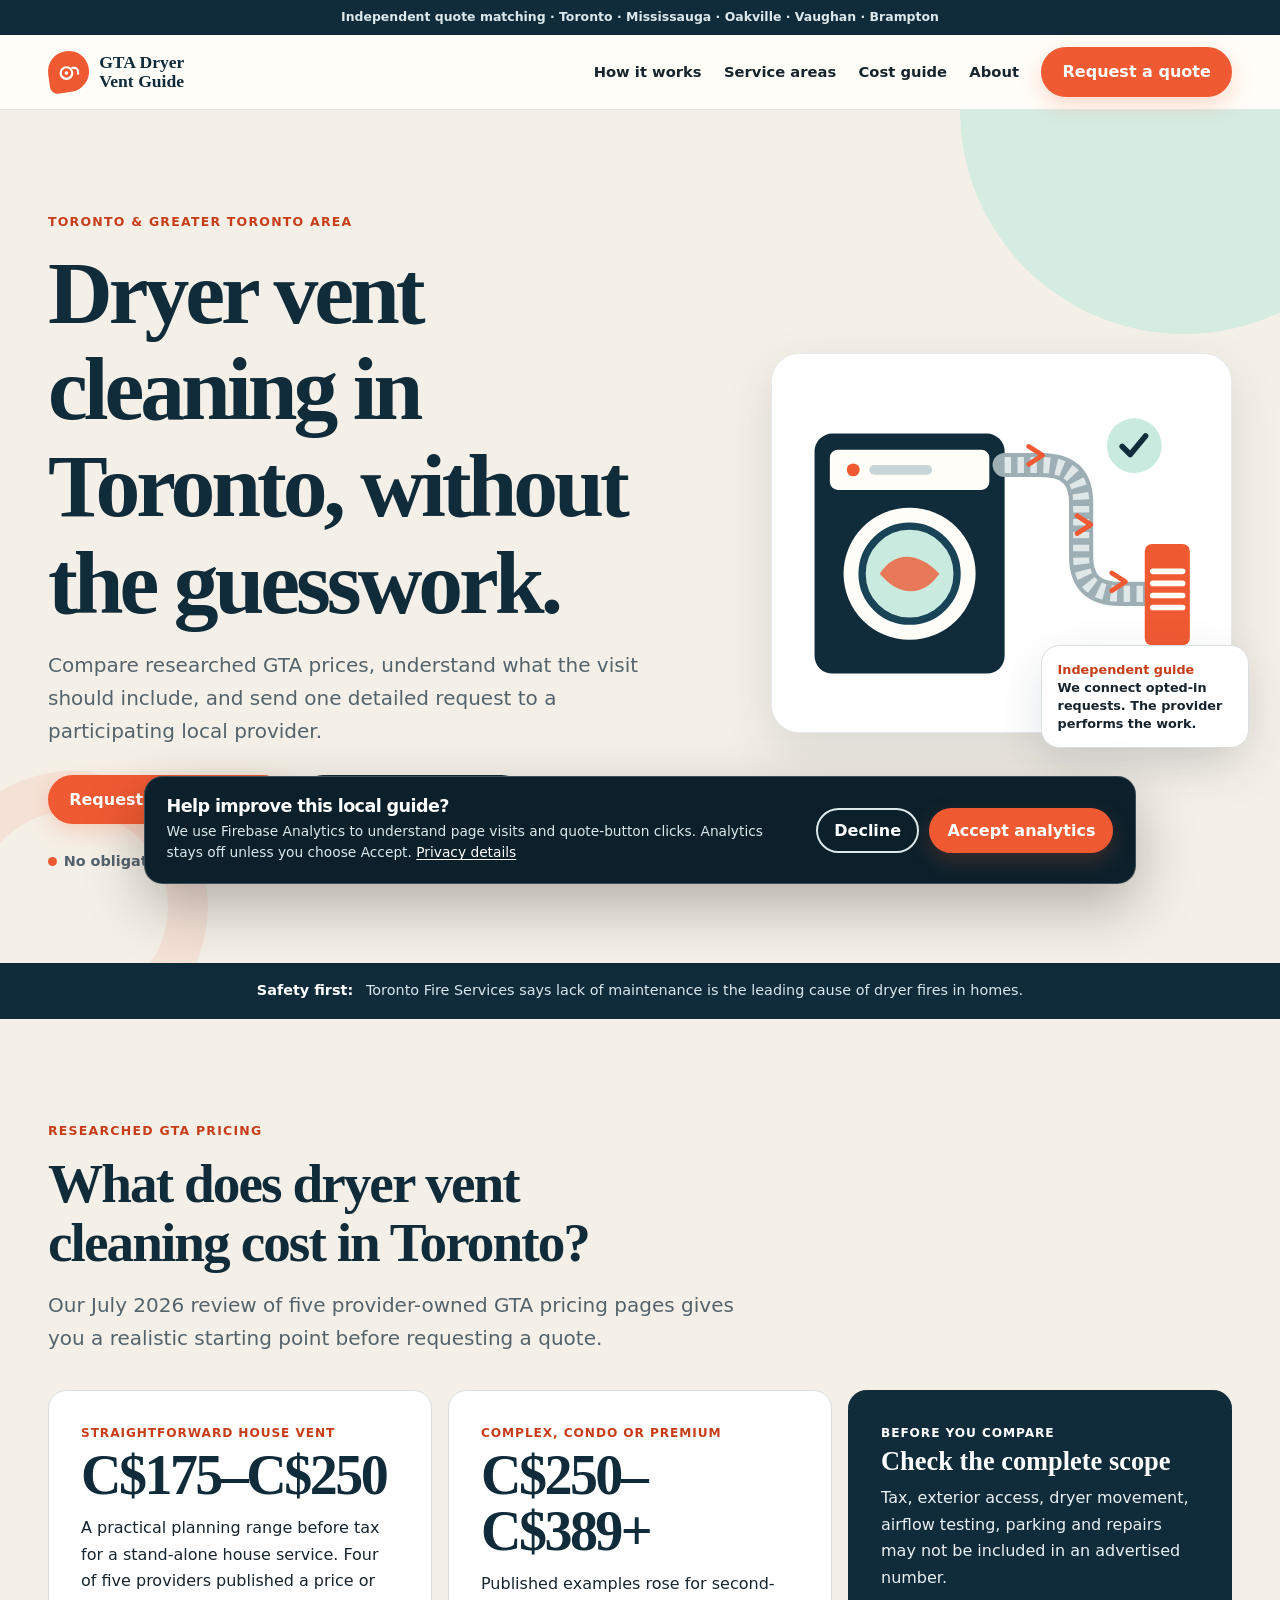
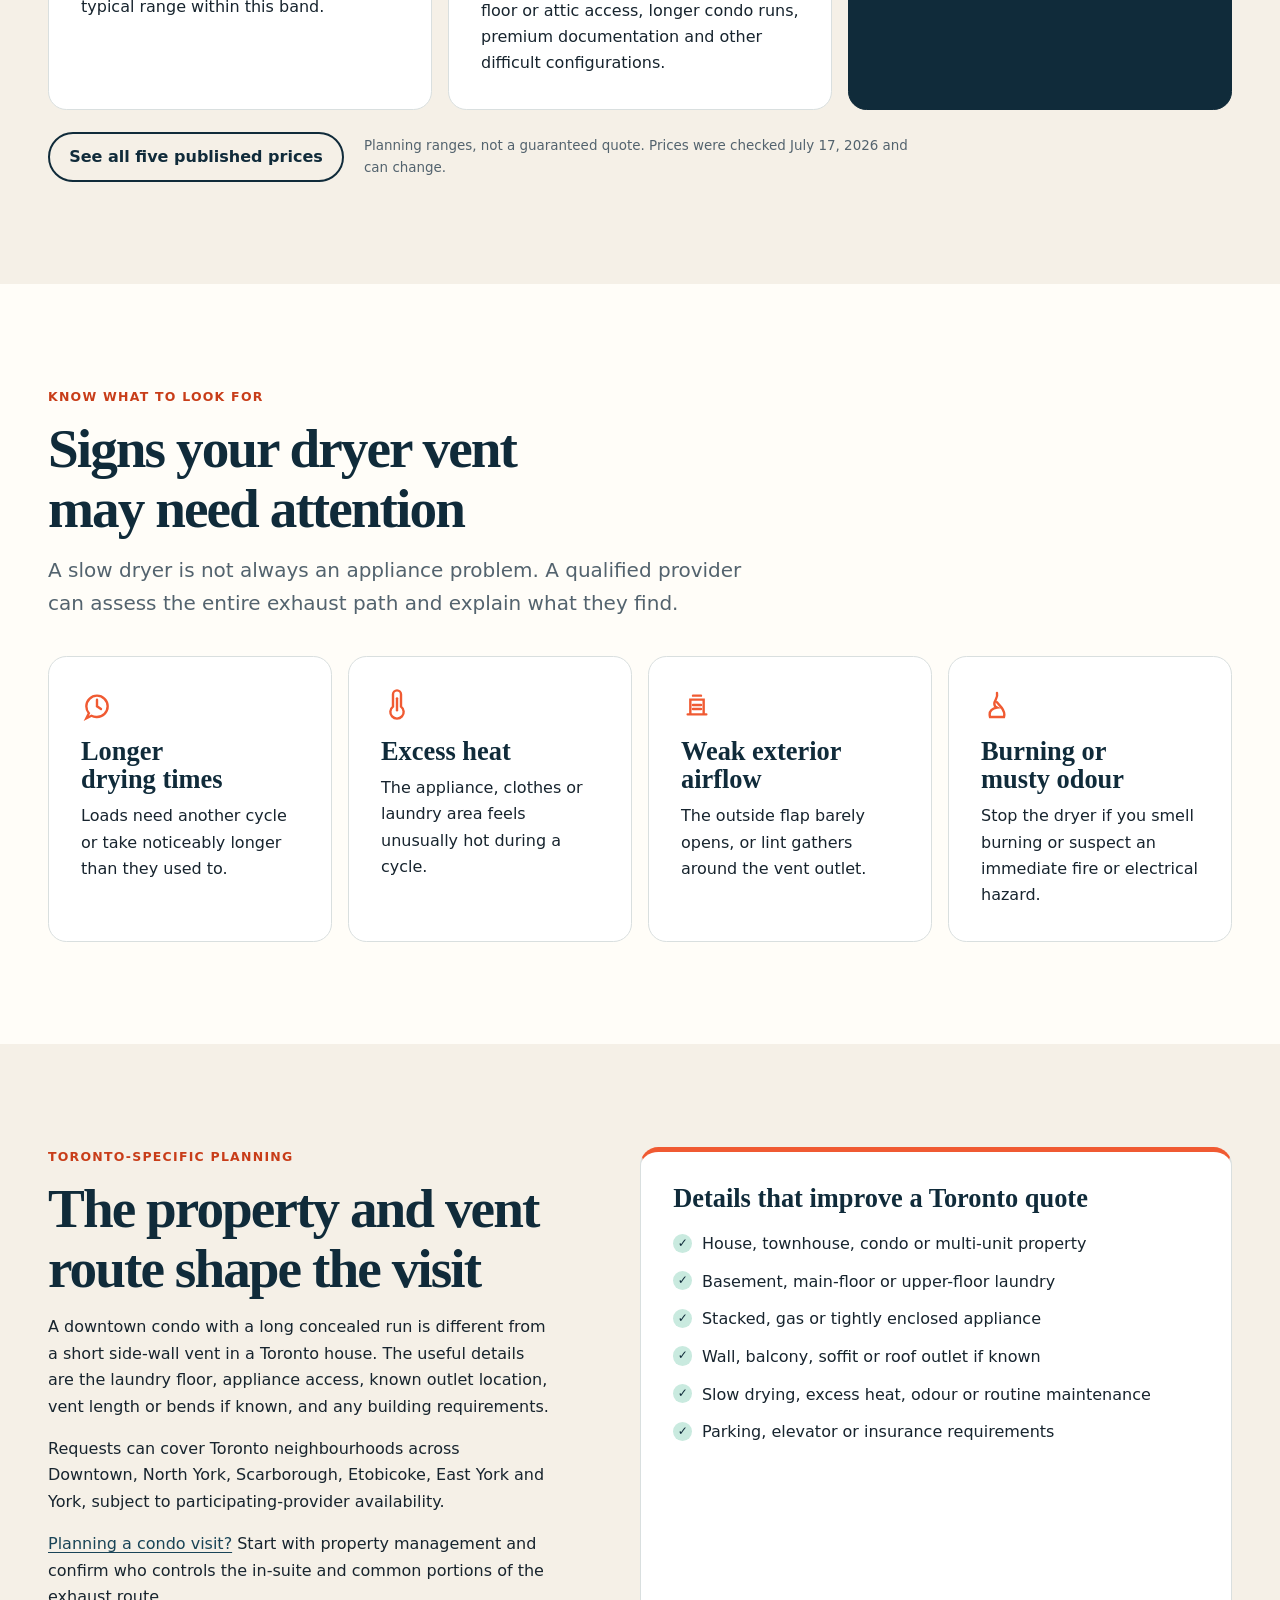
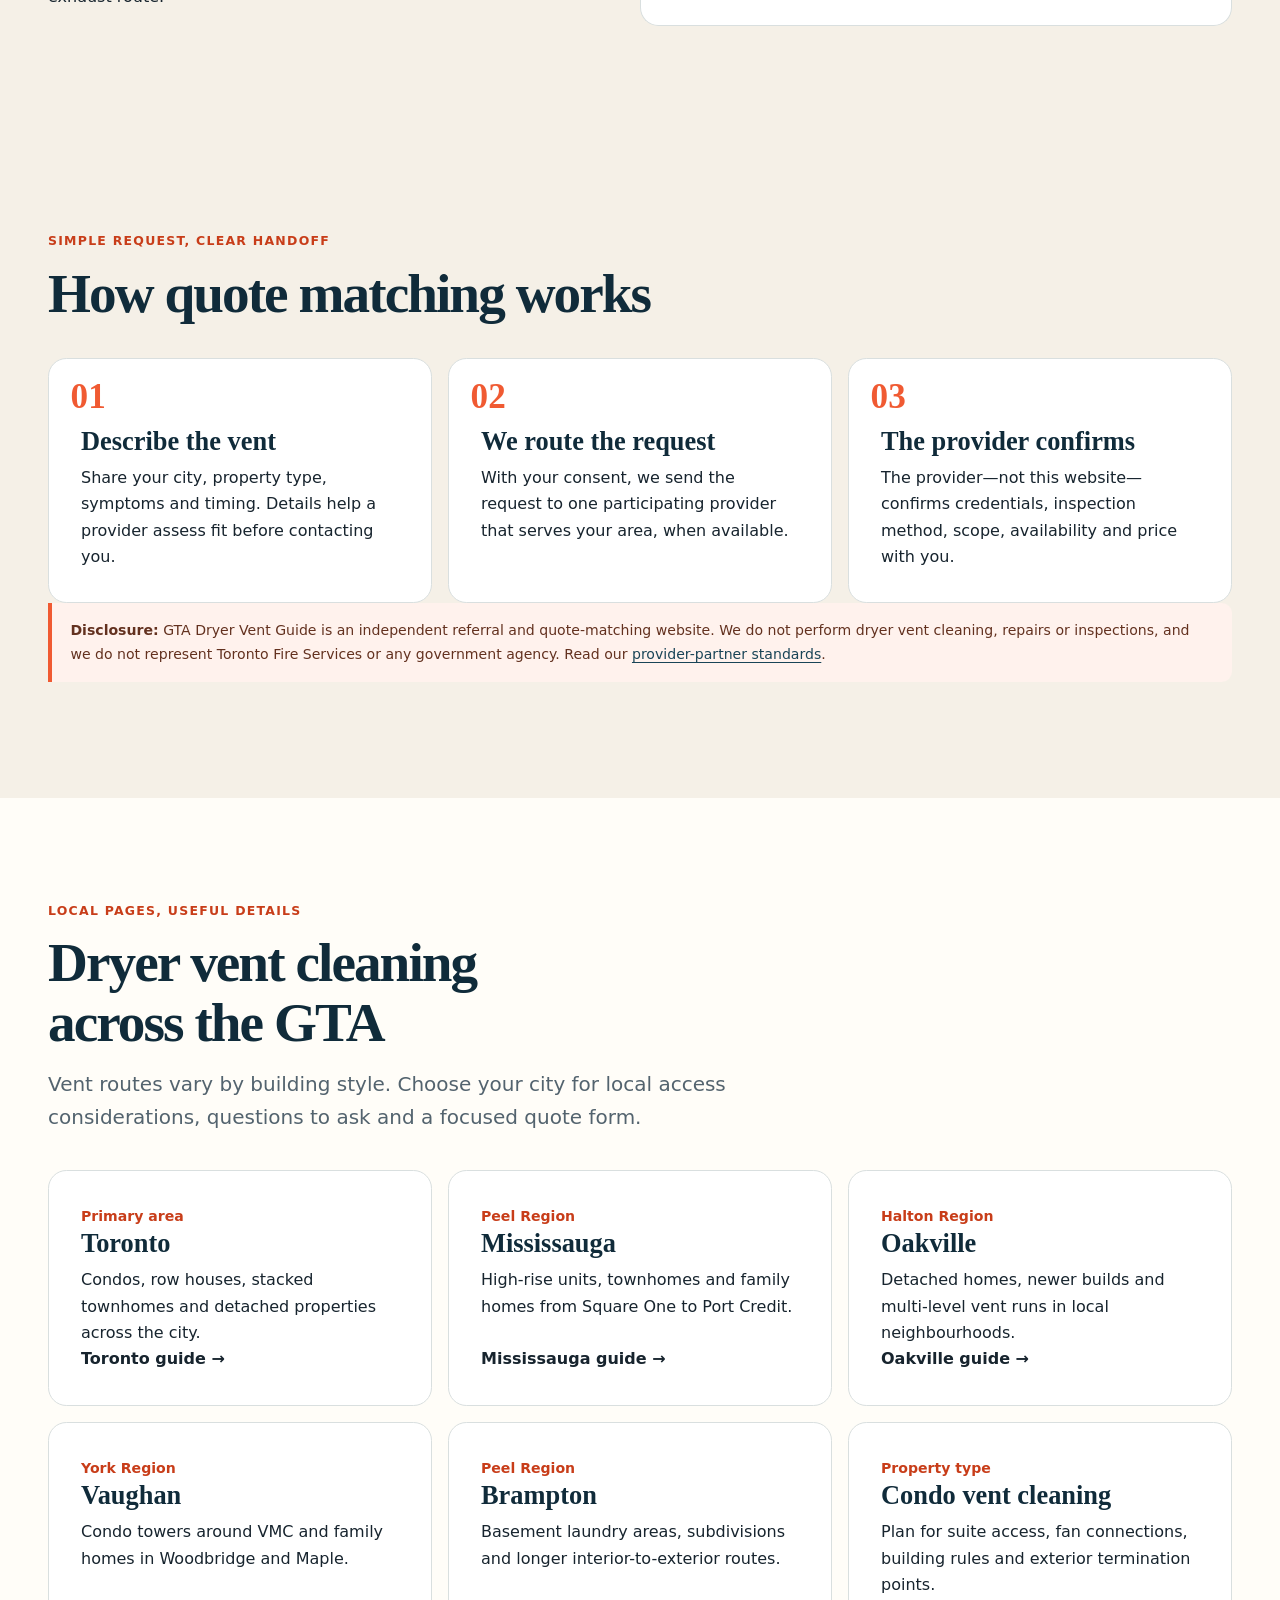
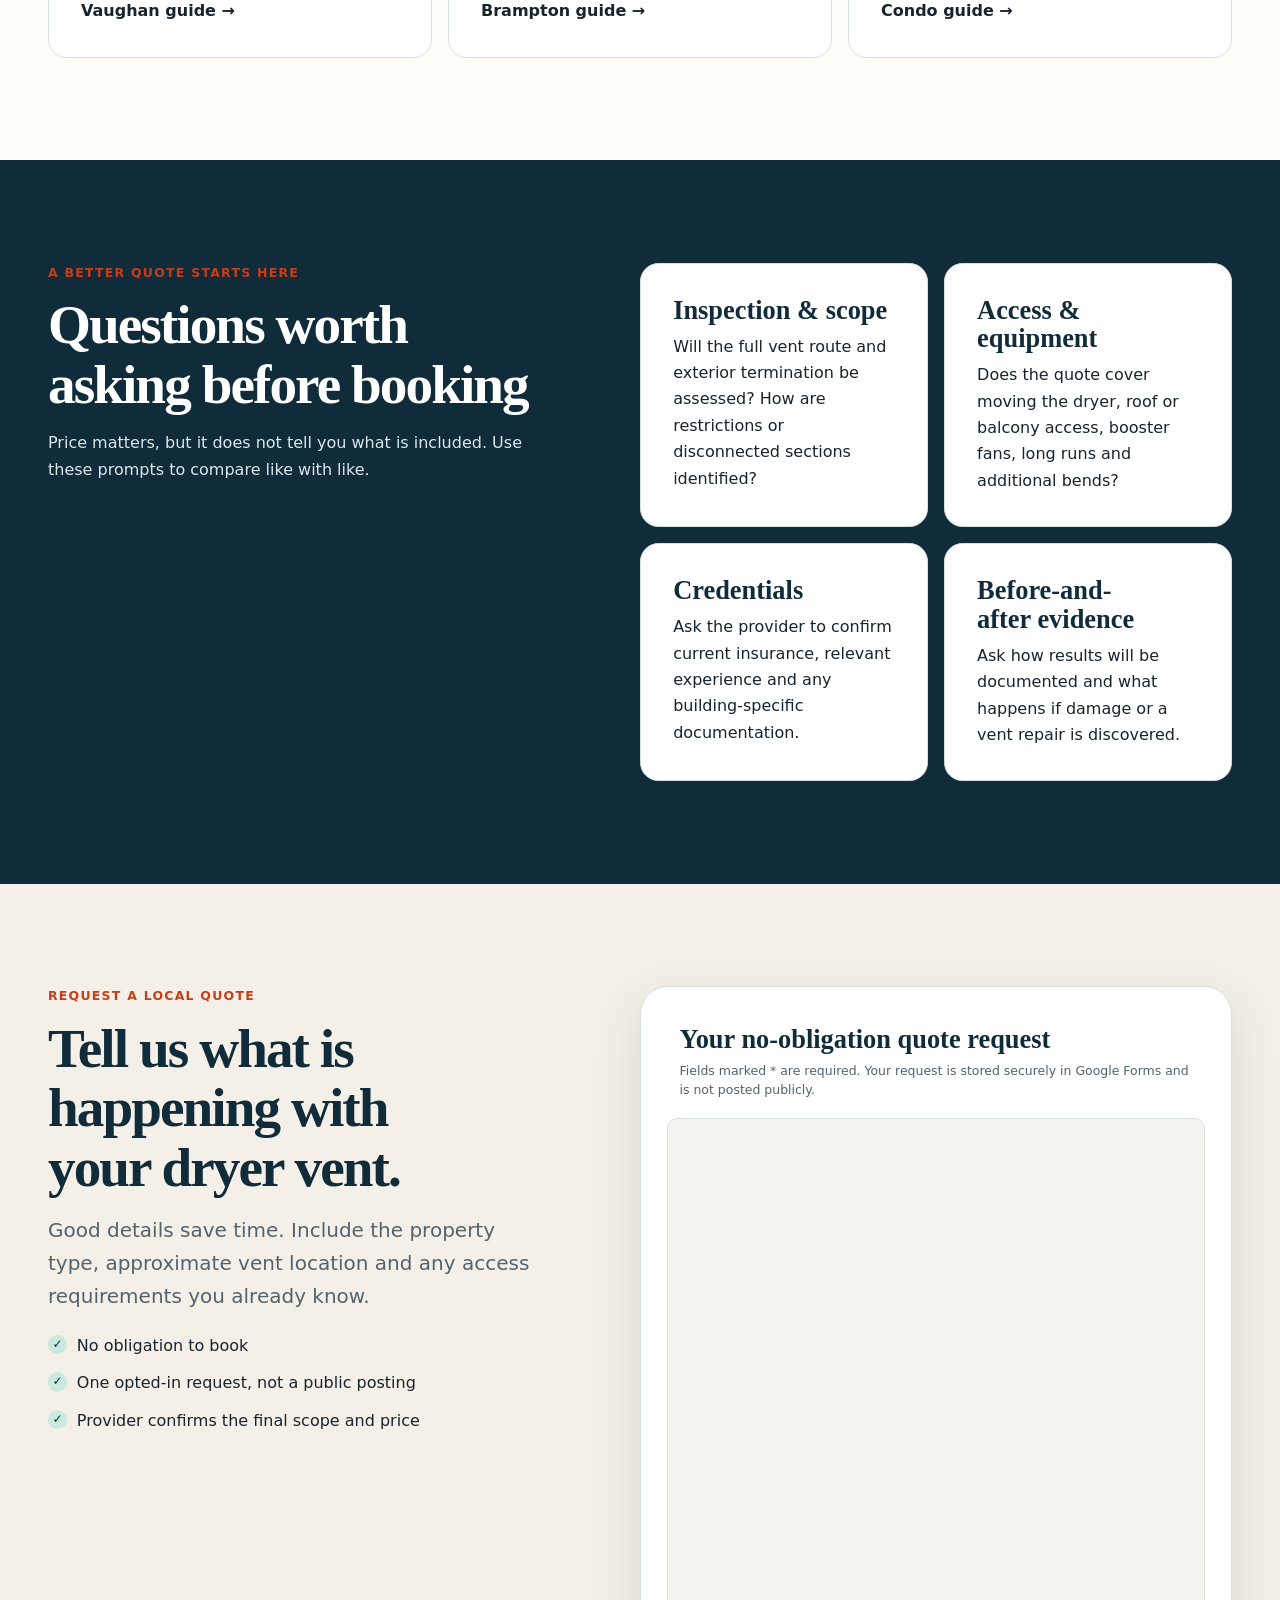
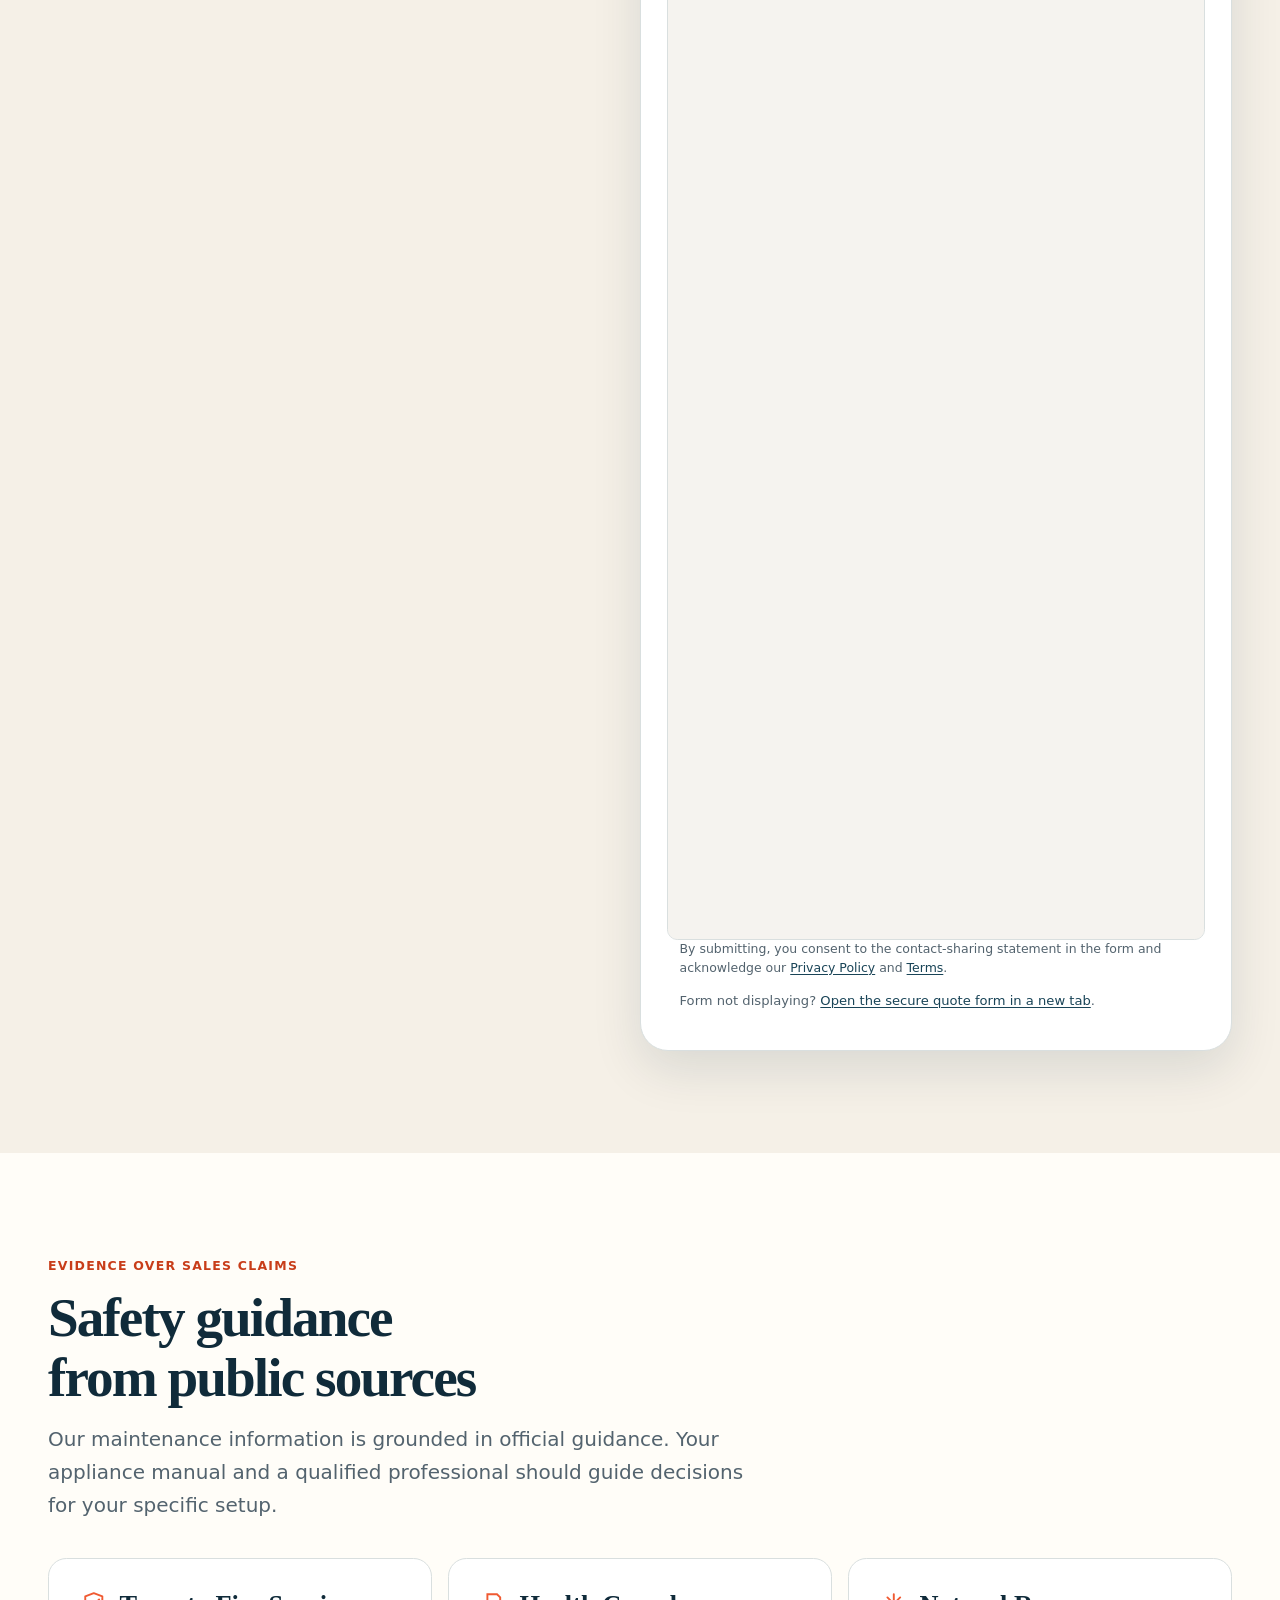
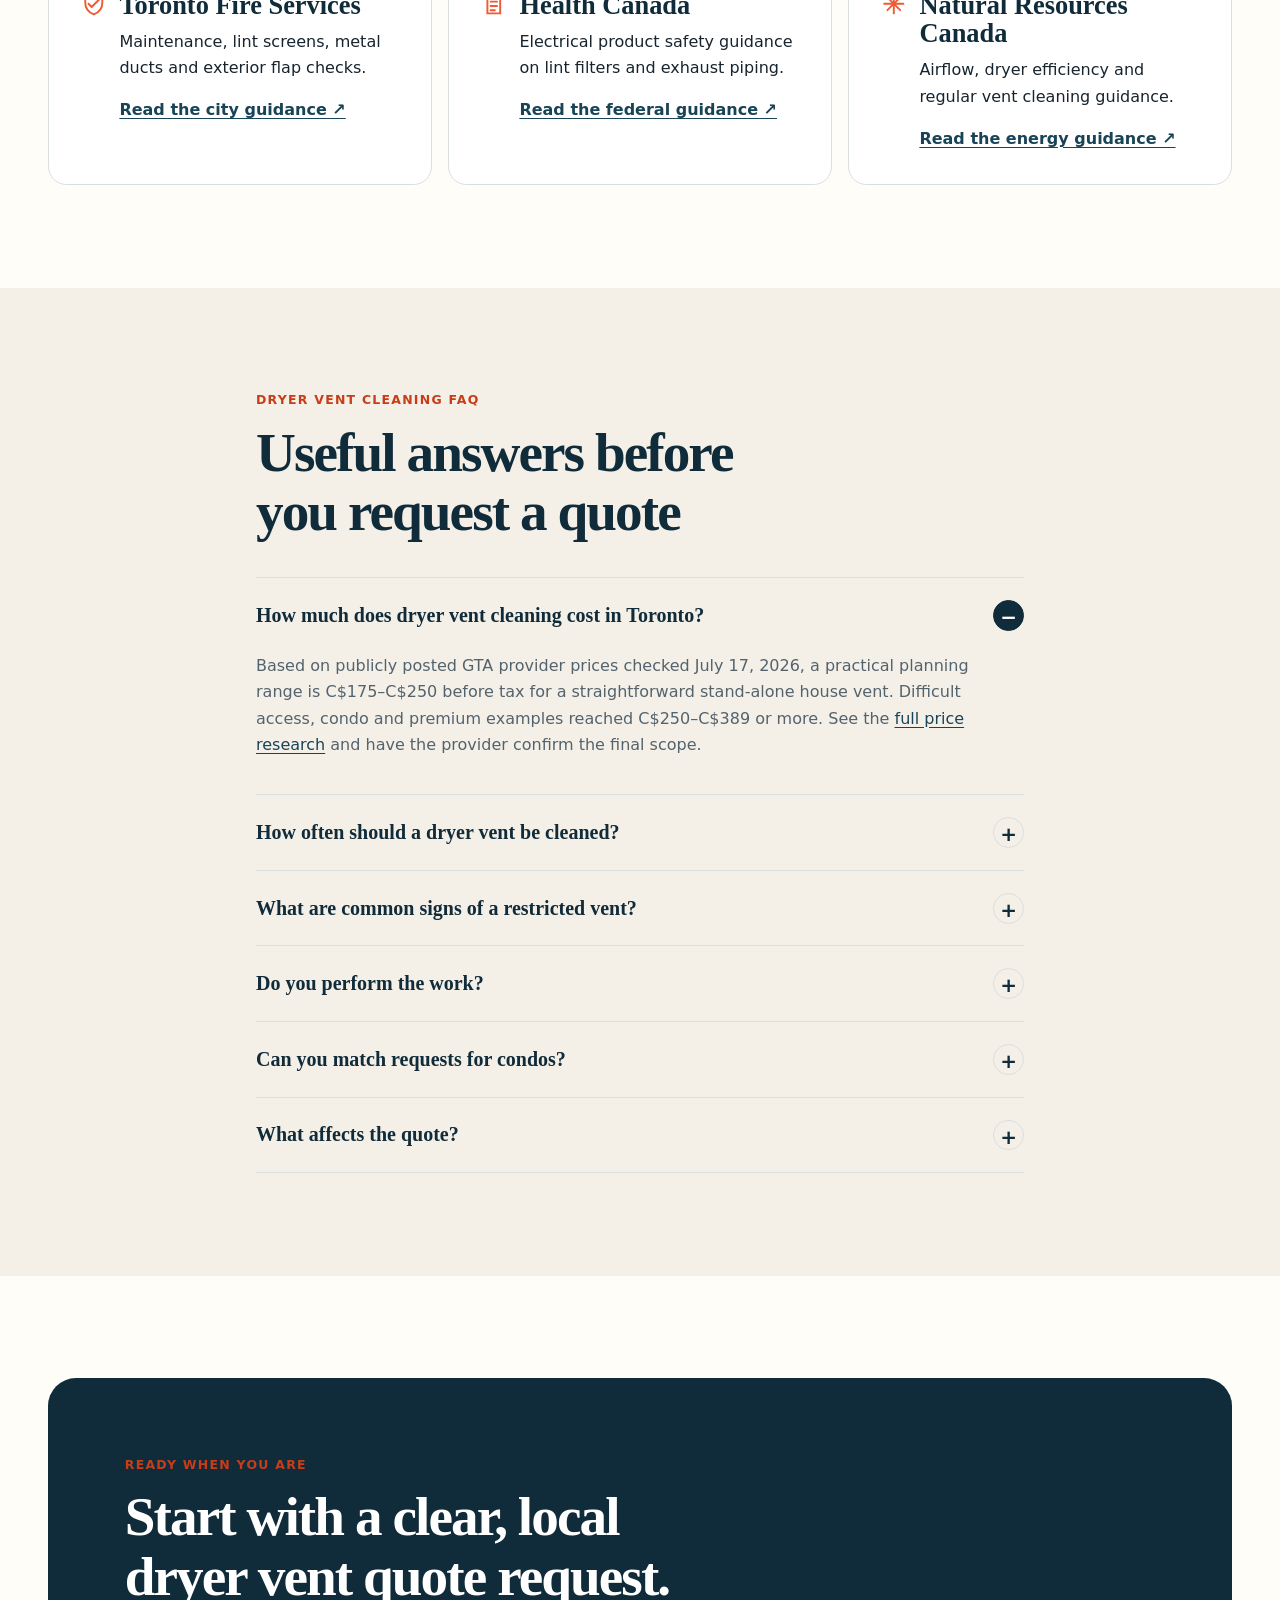
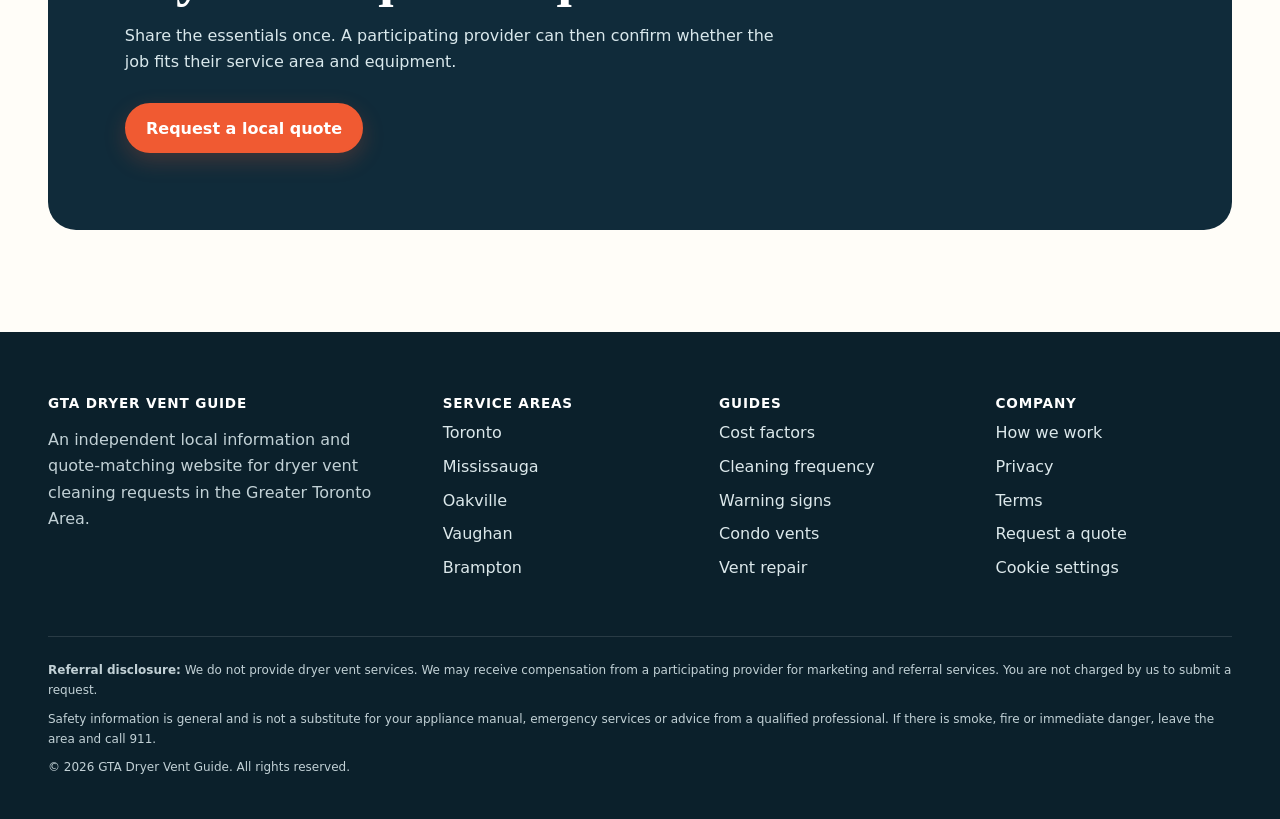
<file: index.html>
<!doctype html>
<html lang="en-CA">
<head>
  <meta charset="utf-8">
  <meta name="viewport" content="width=device-width, initial-scale=1">
  <title>Dryer Vent Cleaning Toronto &amp; GTA | Compare Local Quotes</title>
  <meta name="description" content="Request dryer vent cleaning quotes in Toronto, Mississauga, Oakville, Vaughan and Brampton. Independent matching for homes, condos and multi-unit properties.">
  <link rel="canonical" href="https://gtadryerventguide.ca/">
  <meta name="robots" content="index,follow,max-image-preview:large,max-snippet:-1,max-video-preview:-1">
  <meta name="google-site-verification" content="WECIzMrTMiprGebeph9aOnVhR_XsT5dw2alS7RO6Af8">
  <meta property="og:type" content="website">
  <meta property="og:title" content="Dryer Vent Cleaning Toronto &amp; GTA | Compare Local Quotes">
  <meta property="og:description" content="A clearer way to request a local dryer vent cleaning quote in the GTA.">
  <meta property="og:url" content="https://gtadryerventguide.ca/">
  <meta property="og:locale" content="en_CA">
  <meta property="og:site_name" content="GTA Dryer Vent Guide">
  <meta property="og:image" content="https://gtadryerventguide.ca/og-social.png">
  <meta property="og:image:width" content="1731">
  <meta property="og:image:height" content="909">
  <meta property="og:image:alt" content="GTA Dryer Vent Guide — Toronto and GTA pricing and local quote guide">
  <meta name="twitter:card" content="summary_large_image">
  <meta name="twitter:image" content="https://gtadryerventguide.ca/og-social.png">
  <meta name="theme-color" content="#102b3a">
  <link rel="icon" href="/favicon.svg" type="image/svg+xml">
  <link rel="manifest" href="/site.webmanifest">
  <link rel="stylesheet" href="/styles.css">
  <script type="application/ld+json">
  {
    "@context": "https://schema.org",
    "@graph": [
      {
        "@type": "Organization",
        "@id": "https://gtadryerventguide.ca/#organization",
        "name": "GTA Dryer Vent Guide",
        "url": "https://gtadryerventguide.ca/",
        "description": "An independent dryer vent cleaning information and quote-matching website serving the Greater Toronto Area."
      },
      {
        "@type": "WebSite",
        "@id": "https://gtadryerventguide.ca/#website",
        "url": "https://gtadryerventguide.ca/",
        "name": "GTA Dryer Vent Guide",
        "publisher": { "@id": "https://gtadryerventguide.ca/#organization" },
        "inLanguage": "en-CA"
      },
      {
        "@type": "WebPage",
        "@id": "https://gtadryerventguide.ca/#webpage",
        "url": "https://gtadryerventguide.ca/",
        "name": "Dryer Vent Cleaning Toronto & GTA | Compare Local Quotes",
        "isPartOf": { "@id": "https://gtadryerventguide.ca/#website" },
        "about": { "@id": "https://gtadryerventguide.ca/#organization" },
        "description": "Request dryer vent cleaning quotes in Toronto, Mississauga, Oakville, Vaughan and Brampton.",
        "inLanguage": "en-CA"
      },
      {
        "@type": "FAQPage",
        "@id": "https://gtadryerventguide.ca/#faq",
        "mainEntity": [
          {
            "@type": "Question",
            "name": "How much does dryer vent cleaning cost in Toronto?",
            "acceptedAnswer": {
              "@type": "Answer",
              "text": "Based on publicly posted GTA provider prices checked July 17, 2026, a practical planning range is C$175 to C$250 before tax for a straightforward stand-alone house vent. Difficult access, condo and premium examples reached C$250 to C$389 or more. The provider must confirm the final scope and price."
            }
          },
          {
            "@type": "Question",
            "name": "How often should a dryer vent be cleaned?",
            "acceptedAnswer": {
              "@type": "Answer",
              "text": "Natural Resources Canada advises inspecting and cleaning the exhaust duct and outside vent at least once a year. Usage, vent length, bends, pets and building rules can justify a different schedule, so follow the appliance manual and a qualified provider's assessment."
            }
          },
          {
            "@type": "Question",
            "name": "What are common signs of a restricted dryer vent?",
            "acceptedAnswer": {
              "@type": "Answer",
              "text": "Common warning signs include clothes taking longer to dry, a dryer or laundry area that feels unusually hot, a burning smell, lint collecting around the exterior outlet, or an exterior flap that does not open while the dryer is running. Stop using the appliance and seek qualified help if you smell burning or suspect an immediate hazard."
            }
          },
          {
            "@type": "Question",
            "name": "Do you perform dryer vent cleaning?",
            "acceptedAnswer": {
              "@type": "Answer",
              "text": "No. GTA Dryer Vent Guide is an independent referral and quote-matching website. We share an opted-in request with a participating local provider, who confirms scope, credentials, availability and price directly."
            }
          },
          {
            "@type": "Question",
            "name": "Can you match requests for condos?",
            "acceptedAnswer": {
              "@type": "Answer",
              "text": "Yes, subject to participating-provider availability. Condo requests should include the unit type, laundry location, approximate vent path if known, and any building access or property-management requirements."
            }
          }
        ]
      }
    ]
  }
  </script>
</head>
<body>
  <a class="skip-link" href="#main">Skip to main content</a>
  <div class="topbar">Independent quote matching · Toronto · Mississauga · Oakville · Vaughan · Brampton</div>
  <header class="site-header">
    <div class="container nav-wrap">
      <a class="brand" href="/" aria-label="GTA Dryer Vent Guide home">
        <span class="brand-mark" aria-hidden="true">
          <svg viewBox="0 0 32 32" fill="none"><circle cx="13" cy="18" r="8" stroke="currentColor" stroke-width="3"/><circle cx="13" cy="18" r="2.5" fill="currentColor"/><path d="M21 11h3a5 5 0 0 1 5 5v3" stroke="currentColor" stroke-width="3" stroke-linecap="round"/></svg>
        </span>
        <span>GTA Dryer<br>Vent Guide</span>
      </a>
      <button class="menu-toggle" type="button" aria-expanded="false" aria-controls="primary-nav" data-menu-toggle>
        <span class="visually-hidden">Open menu</span>
        <svg viewBox="0 0 24 24" fill="none" aria-hidden="true"><path d="M4 7h16M4 12h16M4 17h16" stroke="currentColor" stroke-width="2" stroke-linecap="round"/></svg>
      </button>
      <nav class="nav-links" id="primary-nav" aria-label="Primary navigation" data-nav-links>
        <a href="/#how-it-works">How it works</a>
        <a href="/#service-areas">Service areas</a>
        <a href="/guides/dryer-vent-cleaning-cost-toronto.html">Cost guide</a>
        <a href="/about.html">About</a>
        <a class="button" href="#quote">Request a quote</a>
      </nav>
    </div>
  </header>

  <main id="main">
    <section class="hero">
      <div class="container hero-grid">
        <div class="hero-copy">
          <p class="eyebrow">Toronto &amp; Greater Toronto Area</p>
          <h1>Dryer vent cleaning in Toronto, without the guesswork.</h1>
          <p class="lead">Compare researched GTA prices, understand what the visit should include, and send one detailed request to a participating local provider.</p>
          <div class="hero-actions">
            <a class="button" href="#quote">Request a local quote</a>
            <a class="button button-secondary" href="#pricing">See 2026 GTA prices</a>
          </div>
          <ul class="trust-row" aria-label="Benefits">
            <li>No obligation</li>
            <li>GTA-focused request</li>
            <li>Clear referral disclosure</li>
          </ul>
        </div>
        <div class="hero-visual" aria-label="Illustration of a dryer connected to an outdoor vent">
          <svg viewBox="0 0 520 420" role="img" aria-labelledby="dryer-title dryer-desc">
            <title id="dryer-title">Dryer and exterior vent illustration</title>
            <desc id="dryer-desc">A front-loading dryer connected by a duct to an outside wall vent, with arrows showing airflow.</desc>
            <rect x="28" y="74" width="236" height="298" rx="22" fill="#102b3a"/>
            <rect x="47" y="94" width="198" height="50" rx="10" fill="#fffdf8"/>
            <circle cx="76" cy="119" r="8" fill="#f05a32"/>
            <rect x="96" y="113" width="78" height="12" rx="6" fill="#c7d4d8"/>
            <circle cx="146" cy="248" r="82" fill="#fffdf8"/>
            <circle cx="146" cy="248" r="59" fill="#c9eadf" stroke="#194457" stroke-width="9"/>
            <path d="M109 248c18-28 47-28 74 0-20 29-50 29-74 0Z" fill="#f05a32" opacity=".78"/>
            <path d="M264 113h44c38 0 51 17 51 48v66c0 31 16 46 48 46h47" fill="none" stroke="#9daeb5" stroke-width="30" stroke-linecap="round"/>
            <path d="M264 113h44c38 0 51 17 51 48v66c0 31 16 46 48 46h47" fill="none" stroke="#dfe7e9" stroke-width="20" stroke-dasharray="8 8"/>
            <rect x="438" y="211" width="56" height="126" rx="9" fill="#f05a32"/>
            <path d="M448 245h37M448 260h37M448 275h37M448 290h37" stroke="#fffdf8" stroke-width="7" stroke-linecap="round"/>
            <path class="airflow" d="M294 90l17 11-17 11" fill="none" stroke="#f05a32" stroke-width="6" stroke-linecap="round" stroke-linejoin="round"/>
            <path class="airflow" d="M354 176l17 11-17 11" fill="none" stroke="#f05a32" stroke-width="6" stroke-linecap="round" stroke-linejoin="round"/>
            <path class="airflow" d="M397 247l17 11-17 11" fill="none" stroke="#f05a32" stroke-width="6" stroke-linecap="round" stroke-linejoin="round"/>
            <circle cx="425" cy="89" r="34" fill="#c9eadf"/>
            <path d="m410 90 10 10 19-23" fill="none" stroke="#102b3a" stroke-width="7" stroke-linecap="round" stroke-linejoin="round"/>
          </svg>
          <div class="mini-card"><strong>Independent guide</strong>We connect opted-in requests. The provider performs the work.</div>
        </div>
      </div>
    </section>

    <div class="proof-strip">
      <div class="container"><strong>Safety first:</strong> Toronto Fire Services says lack of maintenance is the leading cause of dryer fires in homes.</div>
    </div>

    <section class="section section-alt" id="pricing">
      <div class="container">
        <div class="section-heading">
          <p class="eyebrow">Researched GTA pricing</p>
          <h2>What does dryer vent cleaning cost in Toronto?</h2>
          <p class="lead">Our July 2026 review of five provider-owned GTA pricing pages gives you a realistic starting point before requesting a quote.</p>
        </div>
        <div class="grid-3 price-grid">
          <article class="card price-card">
            <p class="price-label">Straightforward house vent</p>
            <p class="price-value">C$175–C$250</p>
            <p>A practical planning range before tax for a stand-alone house service. Four of five providers published a price or typical range within this band.</p>
          </article>
          <article class="card price-card">
            <p class="price-label">Complex, condo or premium</p>
            <p class="price-value">C$250–C$389+</p>
            <p>Published examples rose for second-floor or attic access, longer condo runs, premium documentation and other difficult configurations.</p>
          </article>
          <article class="card price-card price-card-accent">
            <p class="price-label">Before you compare</p>
            <h3>Check the complete scope</h3>
            <p>Tax, exterior access, dryer movement, airflow testing, parking and repairs may not be included in an advertised number.</p>
          </article>
        </div>
        <div class="section-actions"><a class="button button-secondary" href="/guides/dryer-vent-cleaning-cost-toronto.html">See all five published prices</a><p class="source-note">Planning ranges, not a guaranteed quote. Prices were checked July 17, 2026 and can change.</p></div>
      </div>
    </section>

    <section class="section" id="warning-signs">
      <div class="container">
        <div class="section-heading">
          <p class="eyebrow">Know what to look for</p>
          <h2>Signs your dryer vent may need attention</h2>
          <p class="lead">A slow dryer is not always an appliance problem. A qualified provider can assess the entire exhaust path and explain what they find.</p>
        </div>
        <div class="grid-4">
          <article class="card icon-card">
            <svg viewBox="0 0 24 24" fill="none" aria-hidden="true"><path d="M12 21a8 8 0 1 0-8-8c0 2 .7 3.8 1.9 5.2L4 22l3.8-1.9A8 8 0 0 0 12 21Z" stroke="currentColor" stroke-width="1.8"/><path d="M12 8v5l3 2" stroke="currentColor" stroke-width="1.8" stroke-linecap="round"/></svg>
            <h3>Longer drying times</h3>
            <p>Loads need another cycle or take noticeably longer than they used to.</p>
          </article>
          <article class="card icon-card">
            <svg viewBox="0 0 24 24" fill="none" aria-hidden="true"><path d="M9 4a3 3 0 0 1 6 0v9.2a5 5 0 1 1-6 0V4Z" stroke="currentColor" stroke-width="1.8"/><path d="M12 7v9" stroke="currentColor" stroke-width="1.8" stroke-linecap="round"/></svg>
            <h3>Excess heat</h3>
            <p>The appliance, clothes or laundry area feels unusually hot during a cycle.</p>
          </article>
          <article class="card icon-card">
            <svg viewBox="0 0 24 24" fill="none" aria-hidden="true"><path d="M5 19h14M7 19V8h10v11M9 5h6M9 12h6M9 15h6" stroke="currentColor" stroke-width="1.8" stroke-linecap="round"/></svg>
            <h3>Weak exterior airflow</h3>
            <p>The outside flap barely opens, or lint gathers around the vent outlet.</p>
          </article>
          <article class="card icon-card">
            <svg viewBox="0 0 24 24" fill="none" aria-hidden="true"><path d="M12 3c1 4-2 5-2 8 0 1.4.8 2.4 2 3-3.5.5-5.5 2.5-5.5 5.2 0 .6.1 1.2.3 1.8h10.4c.2-.6.3-1.2.3-1.8 0-4.6-3.7-6.8-5.5-9.2" stroke="currentColor" stroke-width="1.8" stroke-linecap="round"/></svg>
            <h3>Burning or musty odour</h3>
            <p>Stop the dryer if you smell burning or suspect an immediate fire or electrical hazard.</p>
          </article>
        </div>
      </div>
    </section>

    <section class="section section-alt" id="toronto-local">
      <div class="container split">
        <div>
          <p class="eyebrow">Toronto-specific planning</p>
          <h2>The property and vent route shape the visit</h2>
          <p>A downtown condo with a long concealed run is different from a short side-wall vent in a Toronto house. The useful details are the laundry floor, appliance access, known outlet location, vent length or bends if known, and any building requirements.</p>
          <p>Requests can cover Toronto neighbourhoods across Downtown, North York, Scarborough, Etobicoke, East York and York, subject to participating-provider availability.</p>
          <p><a href="/services/condo-dryer-vent-cleaning.html">Planning a condo visit?</a> Start with property management and confirm who controls the in-suite and common portions of the exhaust route.</p>
        </div>
        <div class="card local-checklist">
          <h3>Details that improve a Toronto quote</h3>
          <ul class="check-list"><li>House, townhouse, condo or multi-unit property</li><li>Basement, main-floor or upper-floor laundry</li><li>Stacked, gas or tightly enclosed appliance</li><li>Wall, balcony, soffit or roof outlet if known</li><li>Slow drying, excess heat, odour or routine maintenance</li><li>Parking, elevator or insurance requirements</li></ul>
        </div>
      </div>
    </section>

    <section class="section section-alt" id="how-it-works">
      <div class="container">
        <div class="section-heading">
          <p class="eyebrow">Simple request, clear handoff</p>
          <h2>How quote matching works</h2>
        </div>
        <div class="grid-3">
          <article class="card number-card">
            <span class="number">01</span>
            <h3>Describe the vent</h3>
            <p>Share your city, property type, symptoms and timing. Details help a provider assess fit before contacting you.</p>
          </article>
          <article class="card number-card">
            <span class="number">02</span>
            <h3>We route the request</h3>
            <p>With your consent, we send the request to one participating provider that serves your area, when available.</p>
          </article>
          <article class="card number-card">
            <span class="number">03</span>
            <h3>The provider confirms</h3>
            <p>The provider—not this website—confirms credentials, inspection method, scope, availability and price with you.</p>
          </article>
        </div>
        <p class="disclosure"><strong>Disclosure:</strong> GTA Dryer Vent Guide is an independent referral and quote-matching website. We do not perform dryer vent cleaning, repairs or inspections, and we do not represent Toronto Fire Services or any government agency. Read our <a href="/about.html#partner-standards">provider-partner standards</a>.</p>
      </div>
    </section>

    <section class="section" id="service-areas">
      <div class="container">
        <div class="section-heading">
          <p class="eyebrow">Local pages, useful details</p>
          <h2>Dryer vent cleaning across the GTA</h2>
          <p class="lead">Vent routes vary by building style. Choose your city for local access considerations, questions to ask and a focused quote form.</p>
        </div>
        <div class="grid-3">
          <a class="card city-card" href="/#toronto-local">
            <div><span>Primary area</span><h3>Toronto</h3><p>Condos, row houses, stacked townhomes and detached properties across the city.</p></div>
            <strong>Toronto guide →</strong>
          </a>
          <a class="card city-card" href="/areas/mississauga.html">
            <div><span>Peel Region</span><h3>Mississauga</h3><p>High-rise units, townhomes and family homes from Square One to Port Credit.</p></div>
            <strong>Mississauga guide →</strong>
          </a>
          <a class="card city-card" href="/areas/oakville.html">
            <div><span>Halton Region</span><h3>Oakville</h3><p>Detached homes, newer builds and multi-level vent runs in local neighbourhoods.</p></div>
            <strong>Oakville guide →</strong>
          </a>
          <a class="card city-card" href="/areas/vaughan.html">
            <div><span>York Region</span><h3>Vaughan</h3><p>Condo towers around VMC and family homes in Woodbridge and Maple.</p></div>
            <strong>Vaughan guide →</strong>
          </a>
          <a class="card city-card" href="/areas/brampton.html">
            <div><span>Peel Region</span><h3>Brampton</h3><p>Basement laundry areas, subdivisions and longer interior-to-exterior routes.</p></div>
            <strong>Brampton guide →</strong>
          </a>
          <a class="card city-card" href="/services/condo-dryer-vent-cleaning.html">
            <div><span>Property type</span><h3>Condo vent cleaning</h3><p>Plan for suite access, fan connections, building rules and exterior termination points.</p></div>
            <strong>Condo guide →</strong>
          </a>
        </div>
      </div>
    </section>

    <section class="section section-dark">
      <div class="container split">
        <div>
          <p class="eyebrow">A better quote starts here</p>
          <h2>Questions worth asking before booking</h2>
          <p>Price matters, but it does not tell you what is included. Use these prompts to compare like with like.</p>
        </div>
        <div class="grid-2">
          <article class="card"><h3>Inspection &amp; scope</h3><p>Will the full vent route and exterior termination be assessed? How are restrictions or disconnected sections identified?</p></article>
          <article class="card"><h3>Access &amp; equipment</h3><p>Does the quote cover moving the dryer, roof or balcony access, booster fans, long runs and additional bends?</p></article>
          <article class="card"><h3>Credentials</h3><p>Ask the provider to confirm current insurance, relevant experience and any building-specific documentation.</p></article>
          <article class="card"><h3>Before-and-after evidence</h3><p>Ask how results will be documented and what happens if damage or a vent repair is discovered.</p></article>
        </div>
      </div>
    </section>

    <section class="section section-alt" id="quote">
      <div class="container split">
        <div class="sticky-copy">
          <p class="eyebrow">Request a local quote</p>
          <h2>Tell us what is happening with your dryer vent.</h2>
          <p class="lead">Good details save time. Include the property type, approximate vent location and any access requirements you already know.</p>
          <ul class="check-list">
            <li>No obligation to book</li>
            <li>One opted-in request, not a public posting</li>
            <li>Provider confirms the final scope and price</li>
          </ul>
        </div>
        <div class="quote-form quote-embed">
          <h3>Your no-obligation quote request</h3>
          <p class="form-note">Fields marked * are required. Your request is stored securely in Google Forms and is not posted publicly.</p>
          <div class="google-form-frame">
            <iframe src="https://docs.google.com/forms/d/e/1FAIpQLSdNopIhlhIA33asOTFotW27xGTPCBQ7Ck7IfcLYimOfpr52TA/viewform?embedded=true" title="GTA Dryer Vent Quote Request" loading="lazy">Loading the GTA Dryer Vent Quote Request form…</iframe>
          </div>
          <p class="microcopy">By submitting, you consent to the contact-sharing statement in the form and acknowledge our <a href="/privacy.html">Privacy Policy</a> and <a href="/terms.html">Terms</a>.</p>
          <p class="form-fallback">Form not displaying? <a href="https://docs.google.com/forms/d/e/1FAIpQLSdNopIhlhIA33asOTFotW27xGTPCBQ7Ck7IfcLYimOfpr52TA/viewform" target="_blank" rel="noopener">Open the secure quote form in a new tab</a>.</p>
        </div>
      </div>
    </section>

    <section class="section">
      <div class="container">
        <div class="section-heading">
          <p class="eyebrow">Evidence over sales claims</p>
          <h2>Safety guidance from public sources</h2>
          <p class="lead">Our maintenance information is grounded in official guidance. Your appliance manual and a qualified professional should guide decisions for your specific setup.</p>
        </div>
        <div class="grid-3">
          <article class="card source-card">
            <svg viewBox="0 0 24 24" fill="none" aria-hidden="true"><path d="m7 12 3 3 7-7M12 22c5-2 8-5 8-11V5l-8-3-8 3v6c0 6 3 9 8 11Z" stroke="currentColor" stroke-width="1.8" stroke-linecap="round" stroke-linejoin="round"/></svg>
            <div><h3>Toronto Fire Services</h3><p>Maintenance, lint screens, metal ducts and exterior flap checks.</p><a href="https://www.toronto.ca/community-people/public-safety-alerts/safety-tips-prevention/home-high-rise-school-workplace-safety/clothes-dryers-fire-safety/" rel="noopener">Read the city guidance ↗</a></div>
          </article>
          <article class="card source-card">
            <svg viewBox="0 0 24 24" fill="none" aria-hidden="true"><path d="M6 3h9l3 3v15H6V3Z" stroke="currentColor" stroke-width="1.8"/><path d="M9 10h6M9 14h6M9 18h4" stroke="currentColor" stroke-width="1.8" stroke-linecap="round"/></svg>
            <div><h3>Health Canada</h3><p>Electrical product safety guidance on lint filters and exhaust piping.</p><a href="https://www.canada.ca/en/health-canada/services/home-safety/electrical-products.html" rel="noopener">Read the federal guidance ↗</a></div>
          </article>
          <article class="card source-card">
            <svg viewBox="0 0 24 24" fill="none" aria-hidden="true"><path d="M12 3v18M3 12h18M6 6l12 12M18 6 6 18" stroke="currentColor" stroke-width="1.8" stroke-linecap="round"/></svg>
            <div><h3>Natural Resources Canada</h3><p>Airflow, dryer efficiency and regular vent cleaning guidance.</p><a href="https://natural-resources.canada.ca/energy-efficiency/energy-star/products/list-certified-products/clothes-dryers" rel="noopener">Read the energy guidance ↗</a></div>
          </article>
        </div>
      </div>
    </section>

    <section class="section section-alt">
      <div class="narrow">
        <div class="section-heading">
          <p class="eyebrow">Dryer vent cleaning FAQ</p>
          <h2>Useful answers before you request a quote</h2>
        </div>
        <div class="faq-list">
          <div class="faq-item">
            <button class="faq-question" type="button" aria-expanded="true" aria-controls="faq-price" data-faq-button>How much does dryer vent cleaning cost in Toronto?</button>
            <div class="faq-answer" id="faq-price"><p>Based on publicly posted GTA provider prices checked July 17, 2026, a practical planning range is C$175–C$250 before tax for a straightforward stand-alone house vent. Difficult access, condo and premium examples reached C$250–C$389 or more. See the <a href="/guides/dryer-vent-cleaning-cost-toronto.html">full price research</a> and have the provider confirm the final scope.</p></div>
          </div>
          <div class="faq-item">
            <button class="faq-question" type="button" aria-expanded="false" aria-controls="faq-1" data-faq-button>How often should a dryer vent be cleaned?</button>
            <div class="faq-answer" id="faq-1" hidden><p>Natural Resources Canada advises inspecting and cleaning the exhaust duct and outside vent at least once a year. Usage, vent length, bends, pets and building rules can justify a different schedule. Follow the appliance manual and the assessment of a qualified provider.</p></div>
          </div>
          <div class="faq-item">
            <button class="faq-question" type="button" aria-expanded="false" aria-controls="faq-2" data-faq-button>What are common signs of a restricted vent?</button>
            <div class="faq-answer" id="faq-2" hidden><p>Longer drying times, excess heat, lint at the exterior outlet, weak exterior airflow and unusual odours can all justify an inspection. Stop using the appliance if you smell burning or suspect an immediate hazard.</p></div>
          </div>
          <div class="faq-item">
            <button class="faq-question" type="button" aria-expanded="false" aria-controls="faq-3" data-faq-button>Do you perform the work?</button>
            <div class="faq-answer" id="faq-3" hidden><p>No. GTA Dryer Vent Guide is an independent referral and quote-matching website. With consent, we share your request with one participating local provider. That provider confirms credentials, scope, availability and price directly with you.</p></div>
          </div>
          <div class="faq-item">
            <button class="faq-question" type="button" aria-expanded="false" aria-controls="faq-4" data-faq-button>Can you match requests for condos?</button>
            <div class="faq-answer" id="faq-4" hidden><p>Yes, subject to provider availability. Include your unit type, laundry location, approximate vent path if known, and any property-management access or insurance requirements.</p></div>
          </div>
          <div class="faq-item">
            <button class="faq-question" type="button" aria-expanded="false" aria-controls="faq-5" data-faq-button>What affects the quote?</button>
            <div class="faq-answer" id="faq-5" hidden><p>Factors can include vent length and bends, dryer access, roof or balcony access, property type, booster fans, animal guards, repairs, parking and whether multiple vents are being serviced. Ask the provider for an itemized scope.</p></div>
          </div>
        </div>
      </div>
    </section>

    <section class="section">
      <div class="container">
        <div class="cta-band">
          <p class="eyebrow">Ready when you are</p>
          <h2>Start with a clear, local dryer vent quote request.</h2>
          <p>Share the essentials once. A participating provider can then confirm whether the job fits their service area and equipment.</p>
          <a class="button" href="#quote">Request a local quote</a>
        </div>
      </div>
    </section>
  </main>

  <footer class="site-footer">
    <div class="container">
      <div class="footer-grid">
        <div class="footer-brand">
          <h2>GTA Dryer Vent Guide</h2>
          <p>An independent local information and quote-matching website for dryer vent cleaning requests in the Greater Toronto Area.</p>
        </div>
        <div>
          <h3>Service areas</h3>
          <ul class="footer-links"><li><a href="/">Toronto</a></li><li><a href="/areas/mississauga.html">Mississauga</a></li><li><a href="/areas/oakville.html">Oakville</a></li><li><a href="/areas/vaughan.html">Vaughan</a></li><li><a href="/areas/brampton.html">Brampton</a></li></ul>
        </div>
        <div>
          <h3>Guides</h3>
          <ul class="footer-links"><li><a href="/guides/dryer-vent-cleaning-cost-toronto.html">Cost factors</a></li><li><a href="/guides/how-often-clean-dryer-vent.html">Cleaning frequency</a></li><li><a href="/guides/signs-dryer-vent-needs-cleaning.html">Warning signs</a></li><li><a href="/services/condo-dryer-vent-cleaning.html">Condo vents</a></li><li><a href="/services/dryer-vent-repair.html">Vent repair</a></li></ul>
        </div>
        <div>
          <h3>Company</h3>
          <ul class="footer-links"><li><a href="/about.html">How we work</a></li><li><a href="/privacy.html">Privacy</a></li><li><a href="/terms.html">Terms</a></li><li><a href="/#quote">Request a quote</a></li></ul>
        </div>
      </div>
      <div class="footer-bottom">
        <p><strong>Referral disclosure:</strong> We do not provide dryer vent services. We may receive compensation from a participating provider for marketing and referral services. You are not charged by us to submit a request.</p>
        <p>Safety information is general and is not a substitute for your appliance manual, emergency services or advice from a qualified professional. If there is smoke, fire or immediate danger, leave the area and call 911.</p>
        <p>© <span data-current-year>2026</span> GTA Dryer Vent Guide. All rights reserved.</p>
      </div>
    </div>
  </footer>

  <div class="mobile-cta"><a class="button" href="#quote">Request a local quote</a></div>
  <script src="/script.js" defer></script><script type="module" src="/analytics.js"></script>
</body>
</html>
</file>
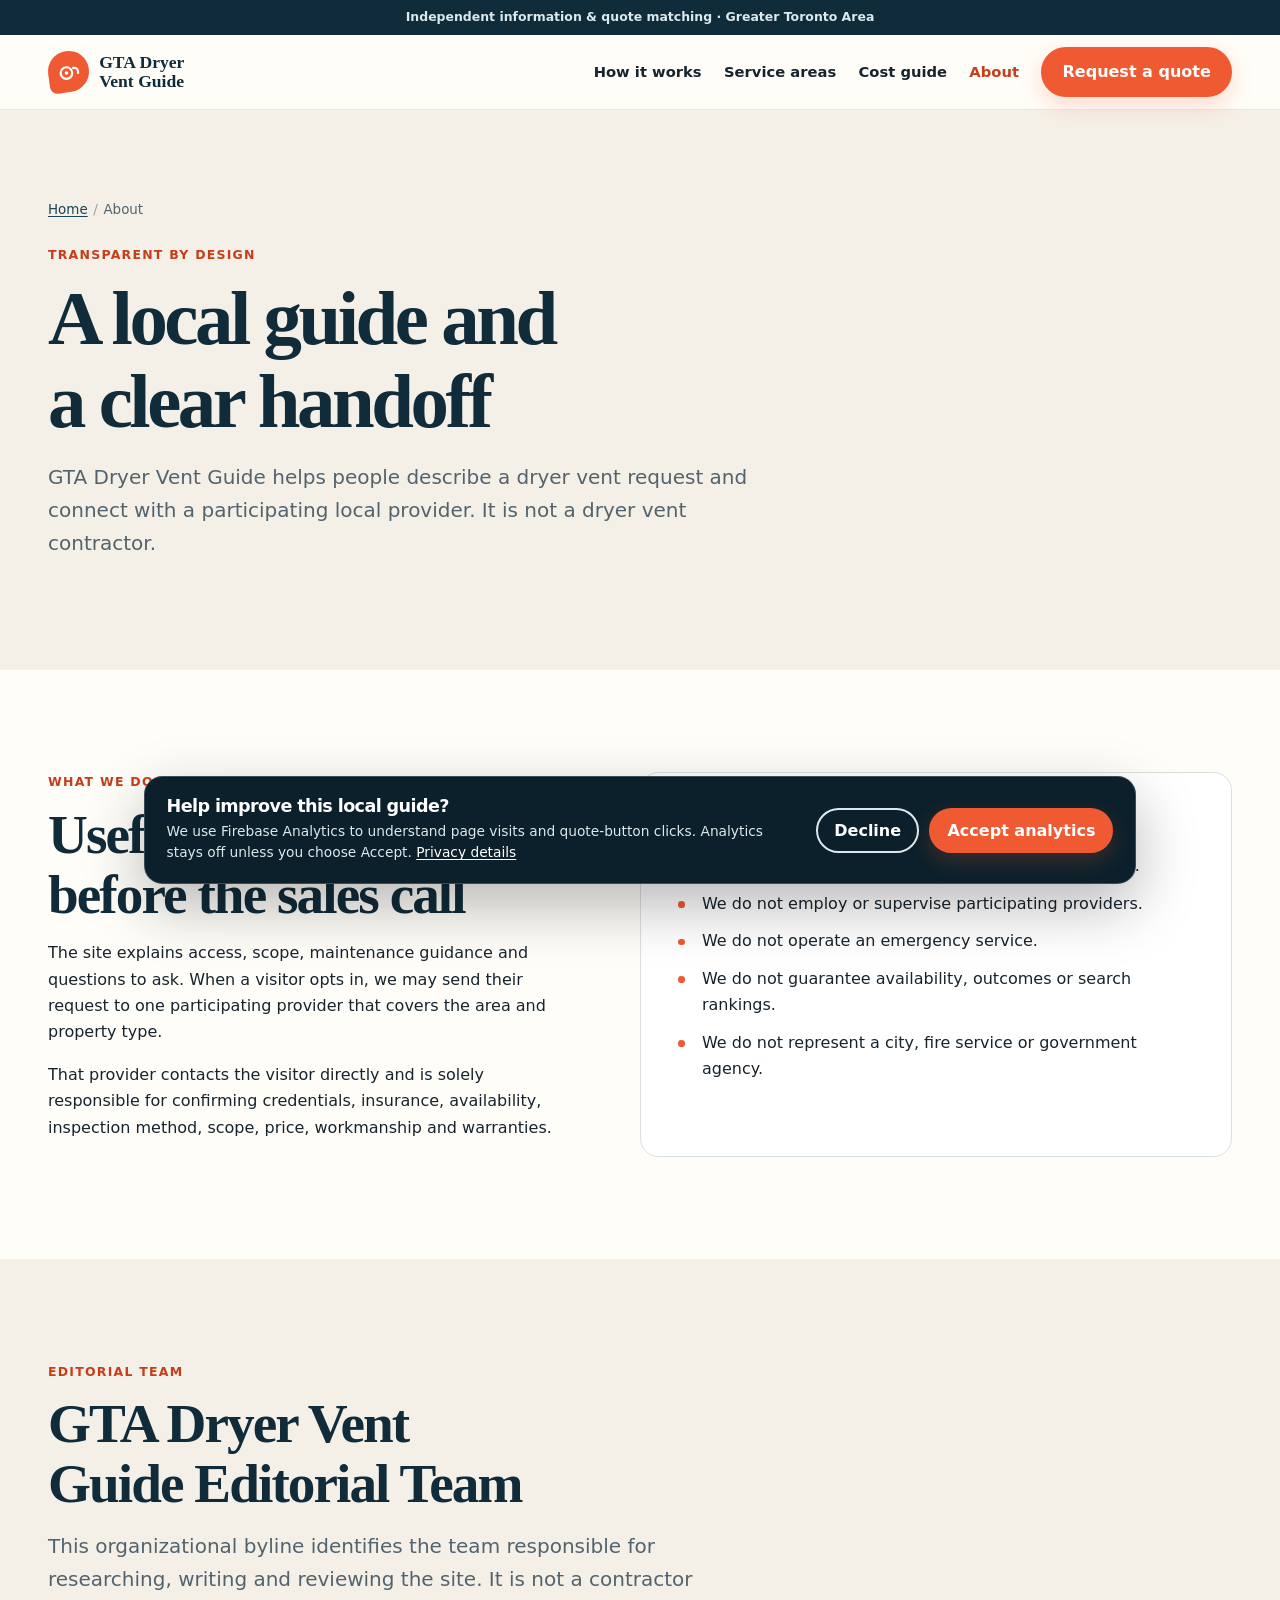
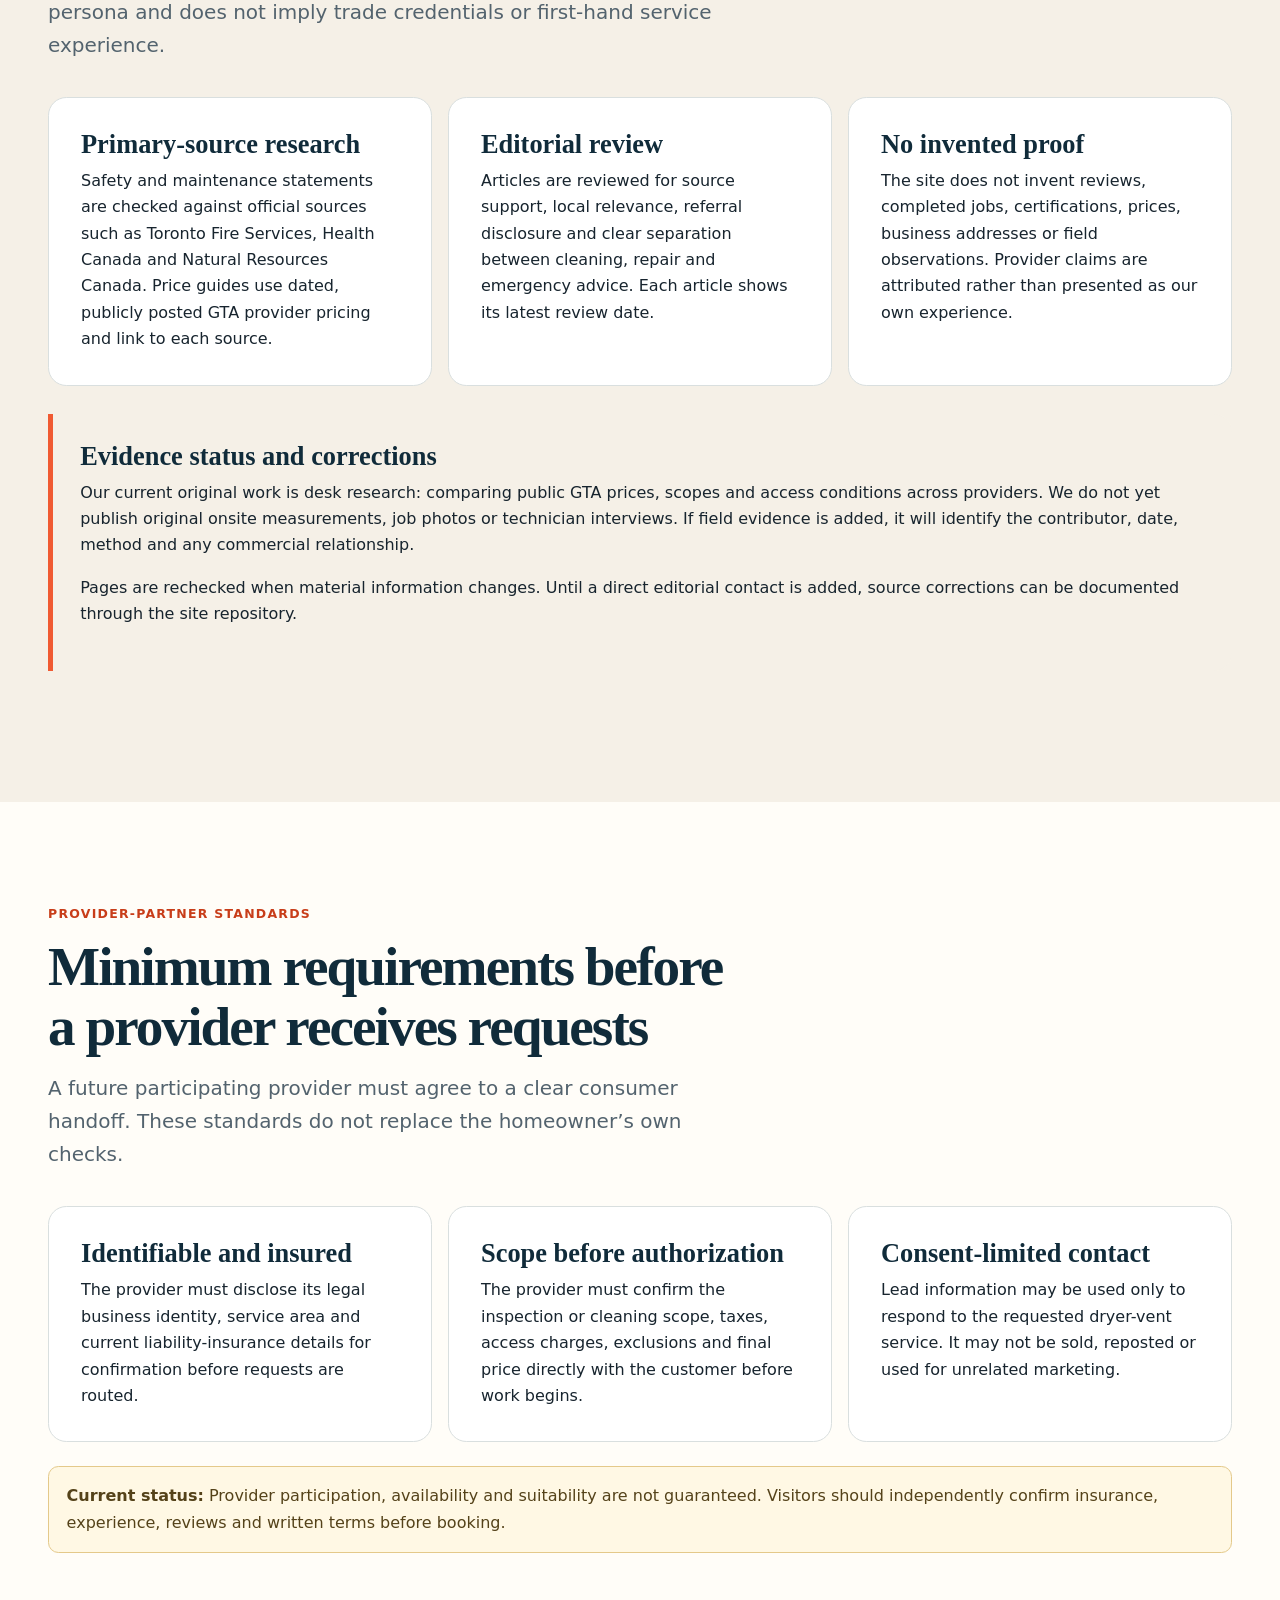
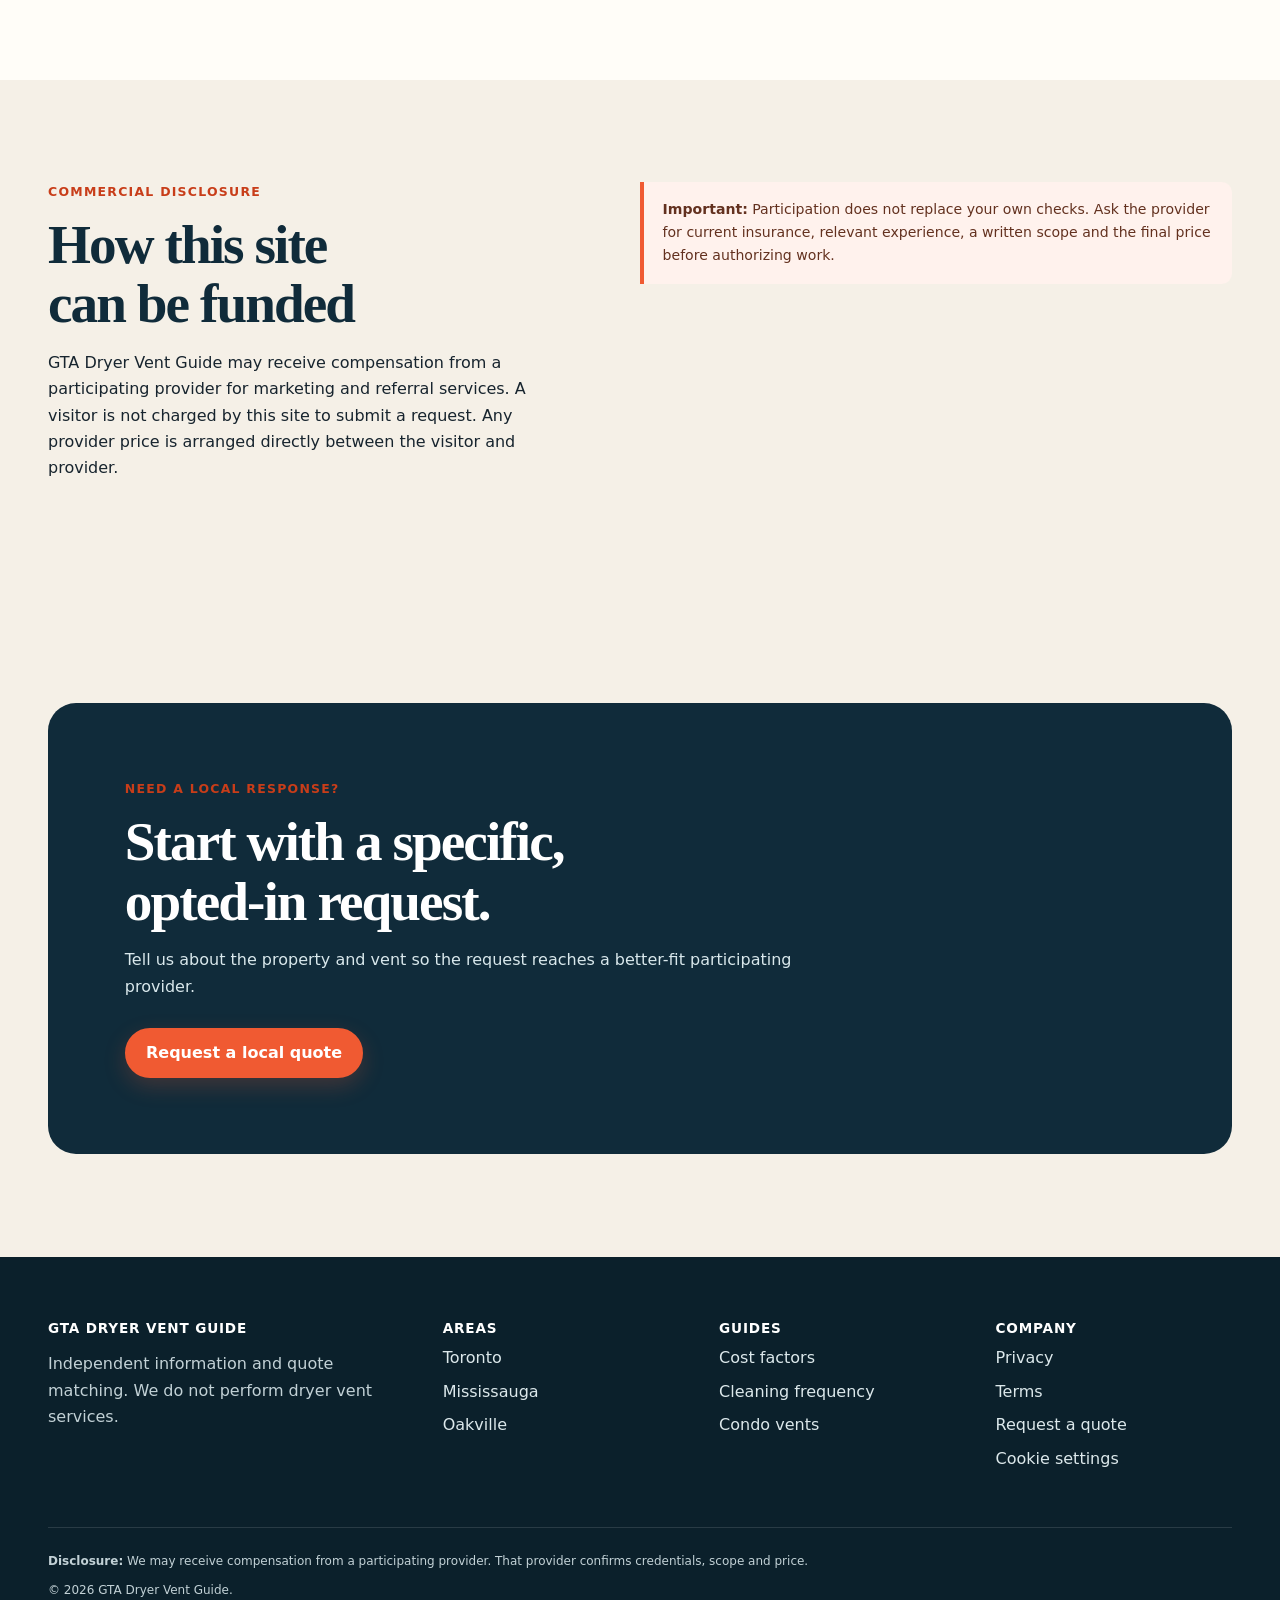
<file: about.html>
<!doctype html>
<html lang="en-CA"><head>
  <meta charset="utf-8"><meta name="viewport" content="width=device-width, initial-scale=1">
  <title>About GTA Dryer Vent Guide | How Quote Matching Works</title>
  <meta name="description" content="Learn how GTA Dryer Vent Guide researches local maintenance information, handles quote requests and discloses its referral relationship with providers.">
  <link rel="canonical" href="https://gtadryerventguide.ca/about.html"><meta name="robots" content="index,follow">
  <meta property="og:type" content="website"><meta property="og:title" content="About GTA Dryer Vent Guide | How Quote Matching Works"><meta property="og:description" content="Our editorial method, referral disclosure and minimum standards for future participating providers."><meta property="og:url" content="https://gtadryerventguide.ca/about.html">
  <meta property="og:site_name" content="GTA Dryer Vent Guide"><meta property="og:image" content="https://gtadryerventguide.ca/og-social.png"><meta property="og:image:width" content="1731"><meta property="og:image:height" content="909"><meta property="og:image:alt" content="GTA Dryer Vent Guide — Toronto and GTA pricing and local quote guide"><meta name="twitter:card" content="summary_large_image"><meta name="twitter:image" content="https://gtadryerventguide.ca/og-social.png"><link rel="icon" href="/favicon.svg" type="image/svg+xml"><link rel="stylesheet" href="/styles.css">
  <script type="application/ld+json">{"@context":"https://schema.org","@type":"AboutPage","url":"https://gtadryerventguide.ca/about.html","name":"About GTA Dryer Vent Guide","description":"How an independent GTA dryer vent quote-matching website works.","isPartOf":{"@id":"https://gtadryerventguide.ca/#website"},"inLanguage":"en-CA"}</script>
</head><body>
  <a class="skip-link" href="#main">Skip to main content</a><div class="topbar">Independent information &amp; quote matching · Greater Toronto Area</div>
  <header class="site-header"><div class="container nav-wrap"><a class="brand" href="/"><span class="brand-mark" aria-hidden="true"><svg viewBox="0 0 32 32" fill="none"><circle cx="13" cy="18" r="8" stroke="currentColor" stroke-width="3"/><circle cx="13" cy="18" r="2.5" fill="currentColor"/><path d="M21 11h3a5 5 0 0 1 5 5v3" stroke="currentColor" stroke-width="3"/></svg></span><span>GTA Dryer<br>Vent Guide</span></a><button class="menu-toggle" type="button" aria-expanded="false" aria-controls="primary-nav" data-menu-toggle><span class="visually-hidden">Open menu</span><svg viewBox="0 0 24 24" fill="none"><path d="M4 7h16M4 12h16M4 17h16" stroke="currentColor" stroke-width="2"/></svg></button><nav class="nav-links" id="primary-nav" data-nav-links><a href="/#how-it-works">How it works</a><a href="/#service-areas">Service areas</a><a href="/guides/dryer-vent-cleaning-cost-toronto.html">Cost guide</a><a href="/about.html" aria-current="page">About</a><a class="button" href="/#quote">Request a quote</a></nav></div></header>
  <main id="main">
    <section class="page-hero"><div class="container"><nav class="breadcrumb" aria-label="Breadcrumb"><ol><li><a href="/">Home</a></li><li aria-current="page">About</li></ol></nav><p class="eyebrow">Transparent by design</p><h1>A local guide and a clear handoff</h1><p class="lead">GTA Dryer Vent Guide helps people describe a dryer vent request and connect with a participating local provider. It is not a dryer vent contractor.</p></div></section>
    <section class="section"><div class="container split"><div><p class="eyebrow">What we do</p><h2>Useful information before the sales call</h2><p>The site explains access, scope, maintenance guidance and questions to ask. When a visitor opts in, we may send their request to one participating provider that covers the area and property type.</p><p>That provider contacts the visitor directly and is solely responsible for confirming credentials, insurance, availability, inspection method, scope, price, workmanship and warranties.</p></div><div class="card"><h3>What we do not do</h3><ul class="plain-list"><li>We do not perform cleaning, inspection or repair work.</li><li>We do not employ or supervise participating providers.</li><li>We do not operate an emergency service.</li><li>We do not guarantee availability, outcomes or search rankings.</li><li>We do not represent a city, fire service or government agency.</li></ul></div></div></section>
    <section class="section section-alt" id="editorial-team"><div class="container"><div class="section-heading"><p class="eyebrow">Editorial team</p><h2>GTA Dryer Vent Guide Editorial Team</h2><p class="lead">This organizational byline identifies the team responsible for researching, writing and reviewing the site. It is not a contractor persona and does not imply trade credentials or first-hand service experience.</p></div><div class="grid-3"><article class="card"><h3>Primary-source research</h3><p>Safety and maintenance statements are checked against official sources such as Toronto Fire Services, Health Canada and Natural Resources Canada. Price guides use dated, publicly posted GTA provider pricing and link to each source.</p></article><article class="card"><h3>Editorial review</h3><p>Articles are reviewed for source support, local relevance, referral disclosure and clear separation between cleaning, repair and emergency advice. Each article shows its latest review date.</p></article><article class="card"><h3>No invented proof</h3><p>The site does not invent reviews, completed jobs, certifications, prices, business addresses or field observations. Provider claims are attributed rather than presented as our own experience.</p></article></div><div class="research-summary"><h3>Evidence status and corrections</h3><p>Our current original work is desk research: comparing public GTA prices, scopes and access conditions across providers. We do not yet publish original onsite measurements, job photos or technician interviews. If field evidence is added, it will identify the contributor, date, method and any commercial relationship.</p><p>Pages are rechecked when material information changes. Until a direct editorial contact is added, source corrections can be documented through the site repository.</p></div></div></section>
    <section class="section" id="partner-standards"><div class="container"><div class="section-heading"><p class="eyebrow">Provider-partner standards</p><h2>Minimum requirements before a provider receives requests</h2><p class="lead">A future participating provider must agree to a clear consumer handoff. These standards do not replace the homeowner’s own checks.</p></div><div class="grid-3"><article class="card"><h3>Identifiable and insured</h3><p>The provider must disclose its legal business identity, service area and current liability-insurance details for confirmation before requests are routed.</p></article><article class="card"><h3>Scope before authorization</h3><p>The provider must confirm the inspection or cleaning scope, taxes, access charges, exclusions and final price directly with the customer before work begins.</p></article><article class="card"><h3>Consent-limited contact</h3><p>Lead information may be used only to respond to the requested dryer-vent service. It may not be sold, reposted or used for unrelated marketing.</p></article></div><div class="notice"><strong>Current status:</strong> Provider participation, availability and suitability are not guaranteed. Visitors should independently confirm insurance, experience, reviews and written terms before booking.</div></div></section>
    <section class="section section-alt"><div class="container split"><div><p class="eyebrow">Commercial disclosure</p><h2>How this site can be funded</h2><p>GTA Dryer Vent Guide may receive compensation from a participating provider for marketing and referral services. A visitor is not charged by this site to submit a request. Any provider price is arranged directly between the visitor and provider.</p></div><div><p class="disclosure"><strong>Important:</strong> Participation does not replace your own checks. Ask the provider for current insurance, relevant experience, a written scope and the final price before authorizing work.</p></div></div></section>
    <section class="section section-alt"><div class="container"><div class="cta-band"><p class="eyebrow">Need a local response?</p><h2>Start with a specific, opted-in request.</h2><p>Tell us about the property and vent so the request reaches a better-fit participating provider.</p><a class="button" href="/#quote">Request a local quote</a></div></div></section>
  </main>
  <footer class="site-footer"><div class="container"><div class="footer-grid"><div class="footer-brand"><h2>GTA Dryer Vent Guide</h2><p>Independent information and quote matching. We do not perform dryer vent services.</p></div><div><h3>Areas</h3><ul class="footer-links"><li><a href="/">Toronto</a></li><li><a href="/areas/mississauga.html">Mississauga</a></li><li><a href="/areas/oakville.html">Oakville</a></li></ul></div><div><h3>Guides</h3><ul class="footer-links"><li><a href="/guides/dryer-vent-cleaning-cost-toronto.html">Cost factors</a></li><li><a href="/guides/how-often-clean-dryer-vent.html">Cleaning frequency</a></li><li><a href="/services/condo-dryer-vent-cleaning.html">Condo vents</a></li></ul></div><div><h3>Company</h3><ul class="footer-links"><li><a href="/privacy.html">Privacy</a></li><li><a href="/terms.html">Terms</a></li><li><a href="/#quote">Request a quote</a></li></ul></div></div><div class="footer-bottom"><p><strong>Disclosure:</strong> We may receive compensation from a participating provider. That provider confirms credentials, scope and price.</p><p>© <span data-current-year>2026</span> GTA Dryer Vent Guide.</p></div></div></footer>
  <div class="mobile-cta"><a class="button" href="/#quote">Request a local quote</a></div><script src="/script.js" defer></script><script type="module" src="/analytics.js"></script>
</body></html>
</file>
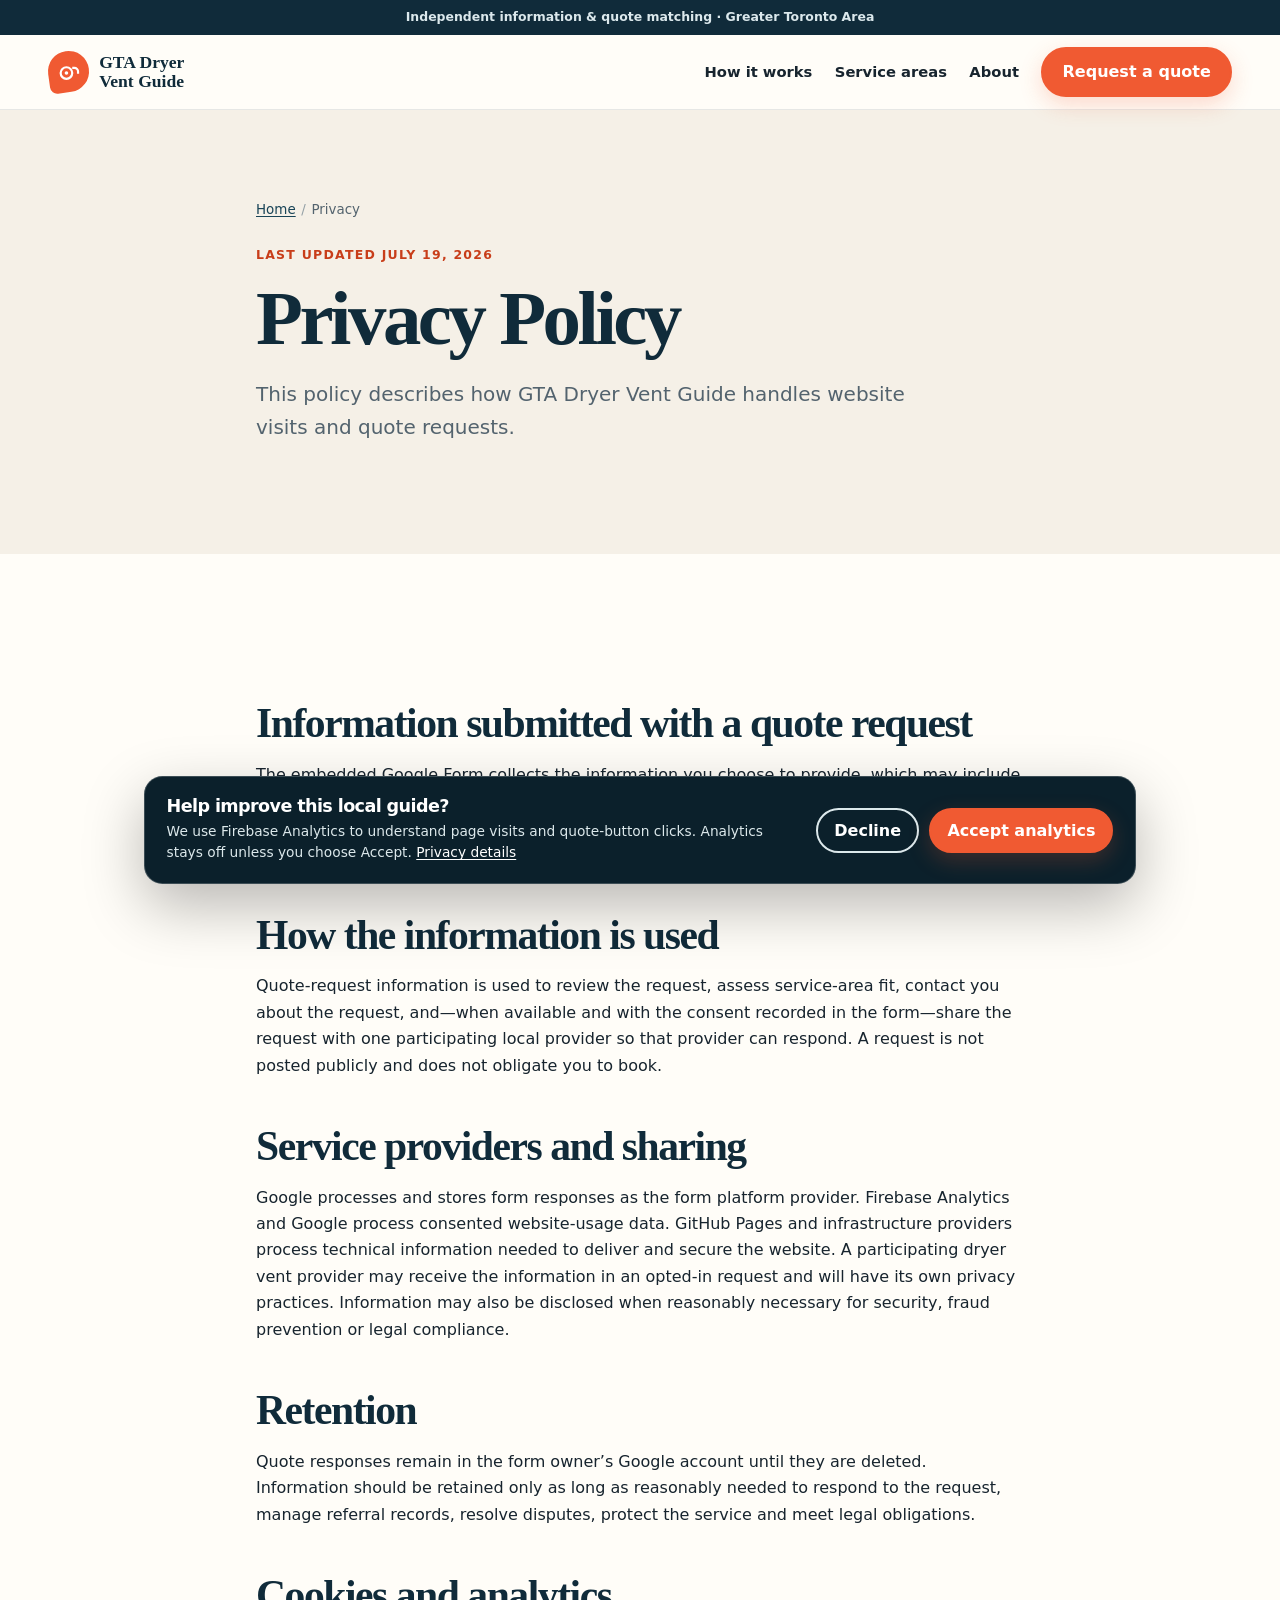
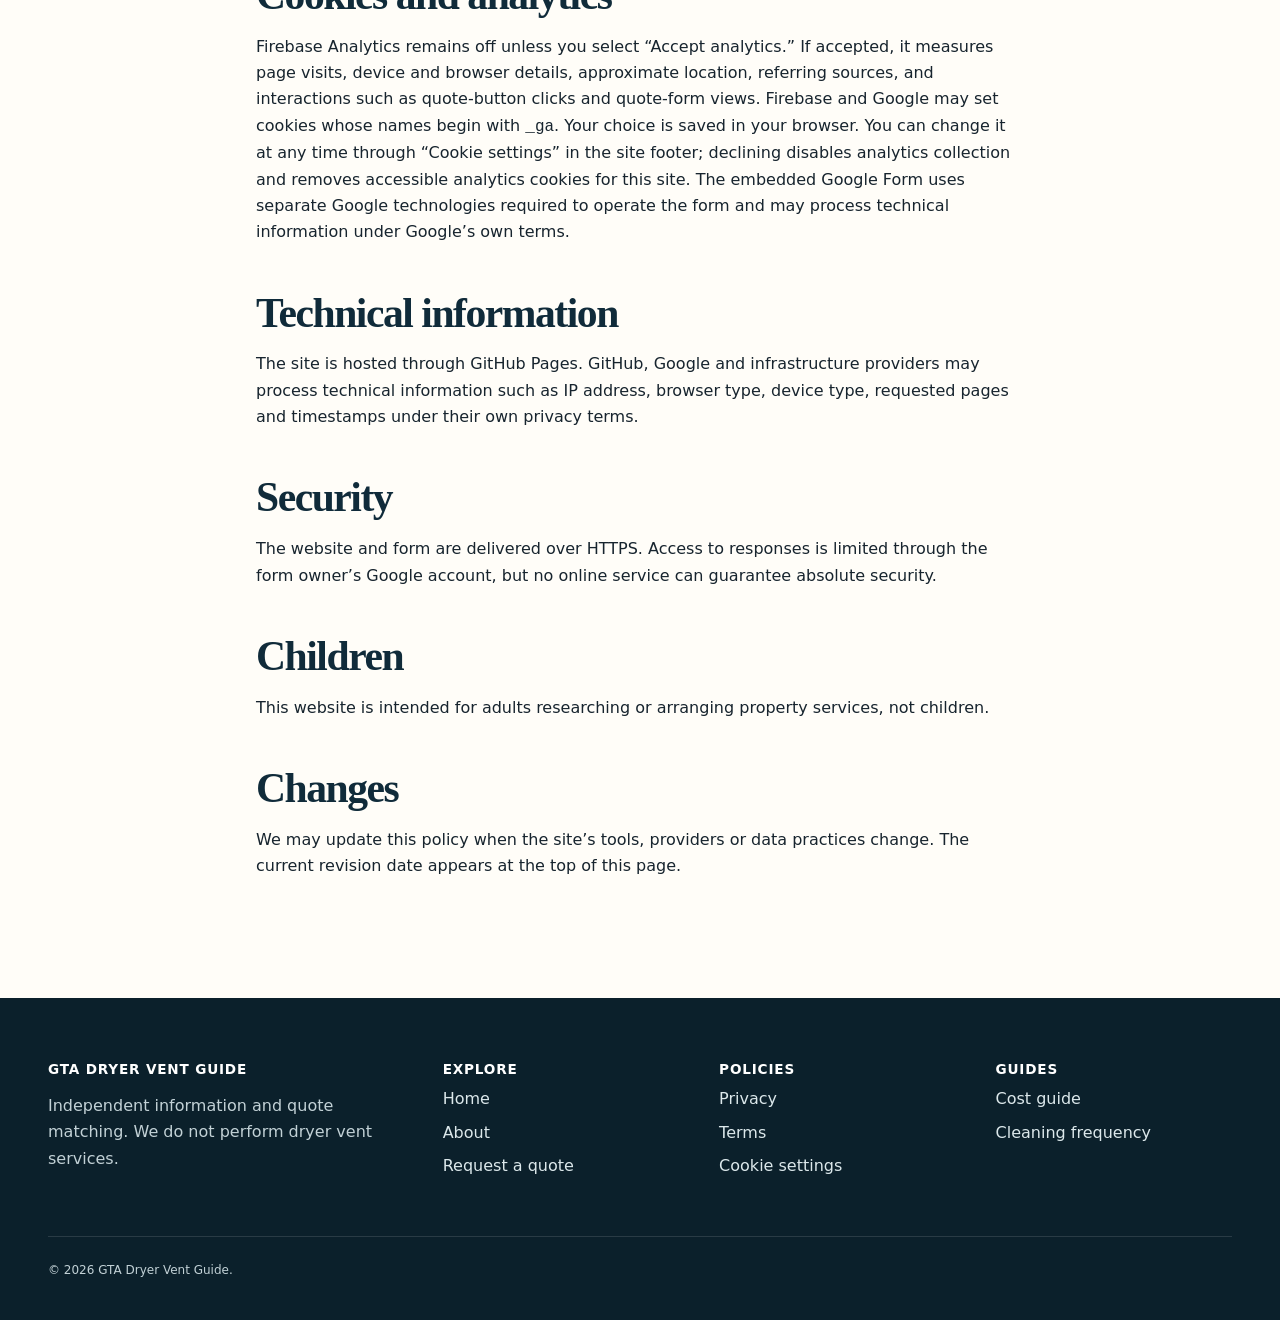
<file: privacy.html>
<!doctype html>
<html lang="en-CA"><head>
  <meta charset="utf-8"><meta name="viewport" content="width=device-width, initial-scale=1">
  <title>Privacy Policy | GTA Dryer Vent Guide</title><meta name="description" content="Current data practices for GTA Dryer Vent Guide, including hosting, analytics and quote-form status.">
  <link rel="canonical" href="https://gtadryerventguide.ca/privacy.html"><meta name="robots" content="index,follow"><meta property="og:type" content="website"><meta property="og:title" content="Privacy Policy | GTA Dryer Vent Guide"><meta property="og:description" content="Current data practices for GTA Dryer Vent Guide."><meta property="og:url" content="https://gtadryerventguide.ca/privacy.html"><meta property="og:site_name" content="GTA Dryer Vent Guide"><meta property="og:image" content="https://gtadryerventguide.ca/og-social.png"><meta property="og:image:width" content="1731"><meta property="og:image:height" content="909"><meta property="og:image:alt" content="GTA Dryer Vent Guide — Toronto and GTA pricing and local quote guide"><meta name="twitter:card" content="summary_large_image"><meta name="twitter:image" content="https://gtadryerventguide.ca/og-social.png"><link rel="icon" href="/favicon.svg" type="image/svg+xml"><link rel="stylesheet" href="/styles.css">
</head><body>
  <a class="skip-link" href="#main">Skip to main content</a><div class="topbar">Independent information &amp; quote matching · Greater Toronto Area</div>
  <header class="site-header"><div class="container nav-wrap"><a class="brand" href="/"><span class="brand-mark" aria-hidden="true"><svg viewBox="0 0 32 32" fill="none"><circle cx="13" cy="18" r="8" stroke="currentColor" stroke-width="3"/><circle cx="13" cy="18" r="2.5" fill="currentColor"/><path d="M21 11h3a5 5 0 0 1 5 5v3" stroke="currentColor" stroke-width="3"/></svg></span><span>GTA Dryer<br>Vent Guide</span></a><button class="menu-toggle" type="button" aria-expanded="false" aria-controls="primary-nav" data-menu-toggle><span class="visually-hidden">Open menu</span><svg viewBox="0 0 24 24" fill="none"><path d="M4 7h16M4 12h16M4 17h16" stroke="currentColor" stroke-width="2"/></svg></button><nav class="nav-links" id="primary-nav" data-nav-links><a href="/#how-it-works">How it works</a><a href="/#service-areas">Service areas</a><a href="/about.html">About</a><a class="button" href="/#quote">Request a quote</a></nav></div></header>
  <main id="main"><section class="page-hero"><div class="narrow"><nav class="breadcrumb" aria-label="Breadcrumb"><ol><li><a href="/">Home</a></li><li aria-current="page">Privacy</li></ol></nav><p class="eyebrow">Last updated July 19, 2026</p><h1>Privacy Policy</h1><p class="lead">This policy describes how GTA Dryer Vent Guide handles website visits and quote requests.</p></div></section>
    <section class="section"><article class="article-content narrow"><h2>Information submitted with a quote request</h2><p>The embedded Google Form collects the information you choose to provide, which may include your name, phone number, optional email address, service postal code and municipality, property type, service concern, vent location, preferred timing, access details and contact consent.</p><h2>How the information is used</h2><p>Quote-request information is used to review the request, assess service-area fit, contact you about the request, and—when available and with the consent recorded in the form—share the request with one participating local provider so that provider can respond. A request is not posted publicly and does not obligate you to book.</p><h2>Service providers and sharing</h2><p>Google processes and stores form responses as the form platform provider. Firebase Analytics and Google process consented website-usage data. GitHub Pages and infrastructure providers process technical information needed to deliver and secure the website. A participating dryer vent provider may receive the information in an opted-in request and will have its own privacy practices. Information may also be disclosed when reasonably necessary for security, fraud prevention or legal compliance.</p><h2>Retention</h2><p>Quote responses remain in the form owner’s Google account until they are deleted. Information should be retained only as long as reasonably needed to respond to the request, manage referral records, resolve disputes, protect the service and meet legal obligations.</p><h2 id="analytics">Cookies and analytics</h2><p>Firebase Analytics remains off unless you select “Accept analytics.” If accepted, it measures page visits, device and browser details, approximate location, referring sources, and interactions such as quote-button clicks and quote-form views. Firebase and Google may set cookies whose names begin with <code>_ga</code>. Your choice is saved in your browser. You can change it at any time through “Cookie settings” in the site footer; declining disables analytics collection and removes accessible analytics cookies for this site. The embedded Google Form uses separate Google technologies required to operate the form and may process technical information under Google’s own terms.</p><h2>Technical information</h2><p>The site is hosted through GitHub Pages. GitHub, Google and infrastructure providers may process technical information such as IP address, browser type, device type, requested pages and timestamps under their own privacy terms.</p><h2>Security</h2><p>The website and form are delivered over HTTPS. Access to responses is limited through the form owner’s Google account, but no online service can guarantee absolute security.</p><h2>Children</h2><p>This website is intended for adults researching or arranging property services, not children.</p><h2>Changes</h2><p>We may update this policy when the site’s tools, providers or data practices change. The current revision date appears at the top of this page.</p></article></section>
  </main>
  <footer class="site-footer"><div class="container"><div class="footer-grid"><div class="footer-brand"><h2>GTA Dryer Vent Guide</h2><p>Independent information and quote matching. We do not perform dryer vent services.</p></div><div><h3>Explore</h3><ul class="footer-links"><li><a href="/">Home</a></li><li><a href="/about.html">About</a></li><li><a href="/#quote">Request a quote</a></li></ul></div><div><h3>Policies</h3><ul class="footer-links"><li><a href="/privacy.html">Privacy</a></li><li><a href="/terms.html">Terms</a></li></ul></div><div><h3>Guides</h3><ul class="footer-links"><li><a href="/guides/dryer-vent-cleaning-cost-toronto.html">Cost guide</a></li><li><a href="/guides/how-often-clean-dryer-vent.html">Cleaning frequency</a></li></ul></div></div><div class="footer-bottom"><p>© <span data-current-year>2026</span> GTA Dryer Vent Guide.</p></div></div></footer><script src="/script.js" defer></script><script type="module" src="/analytics.js"></script>
</body></html>
</file>
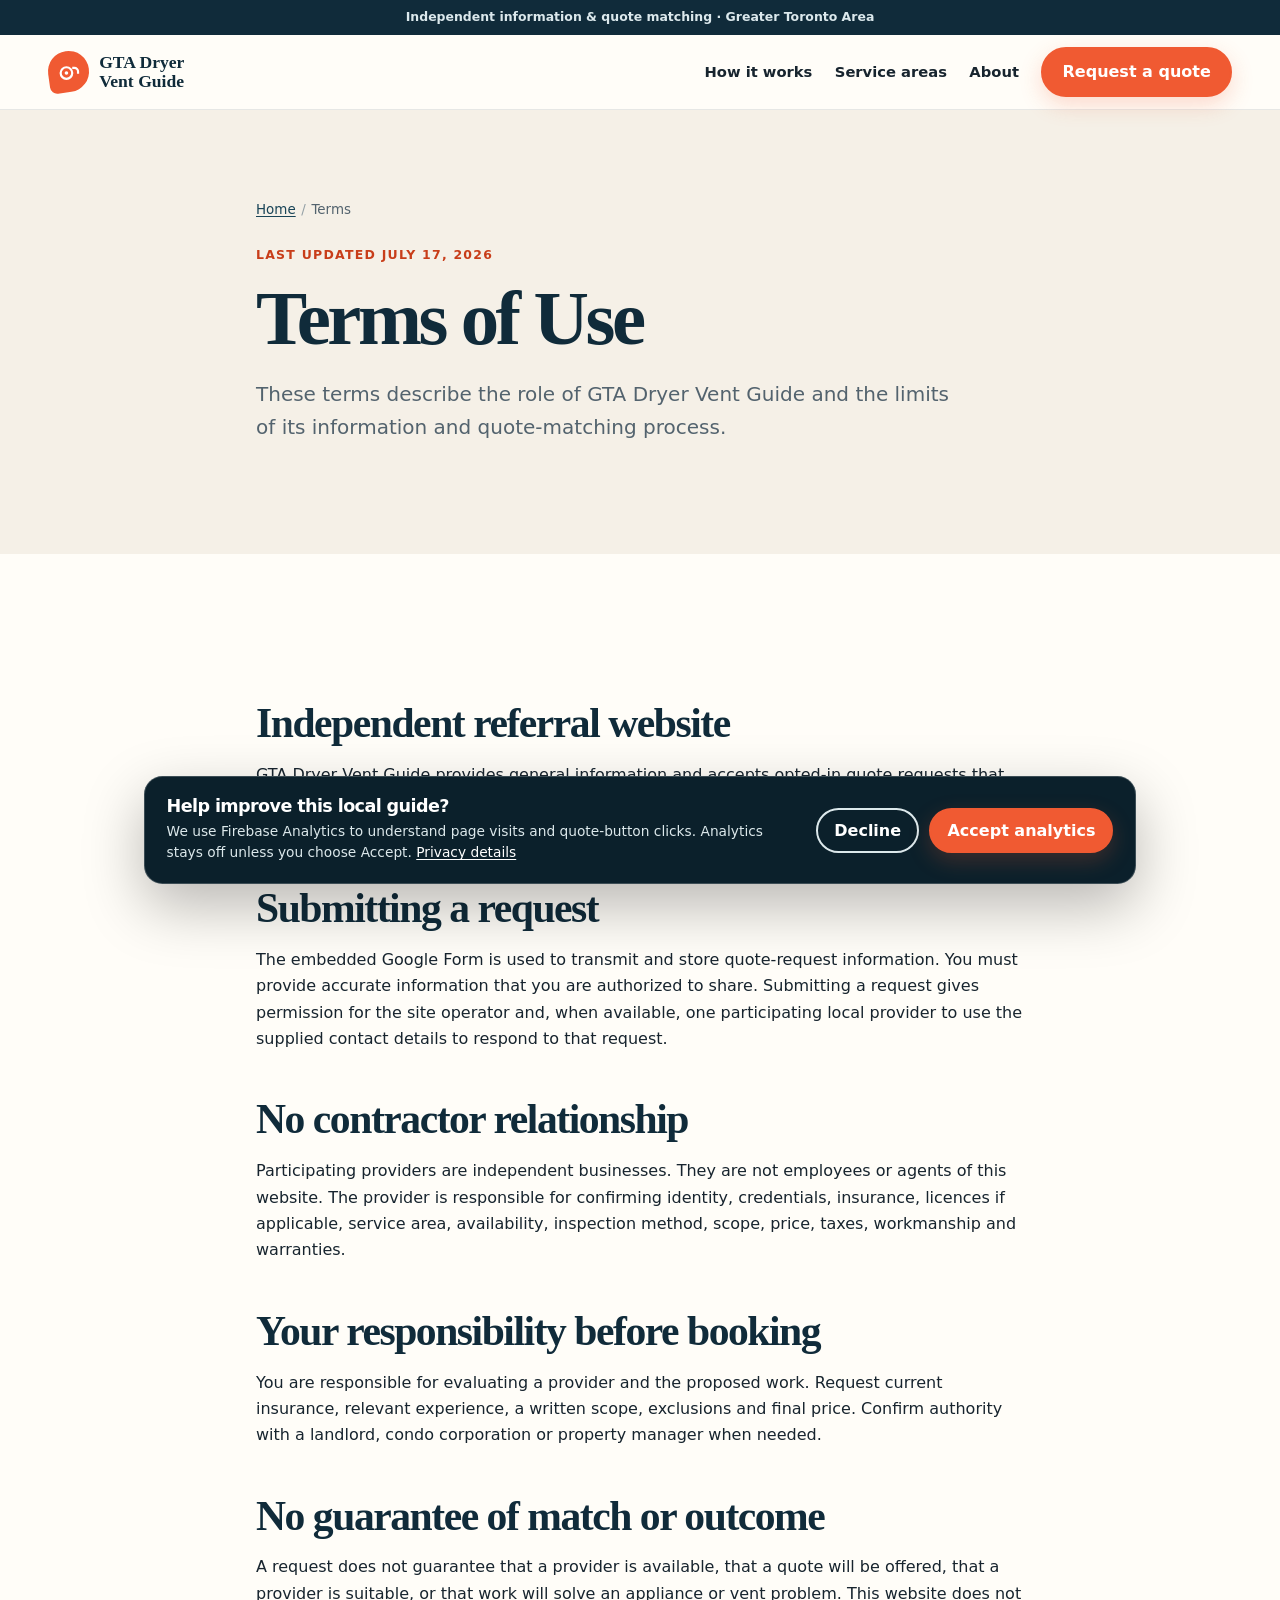
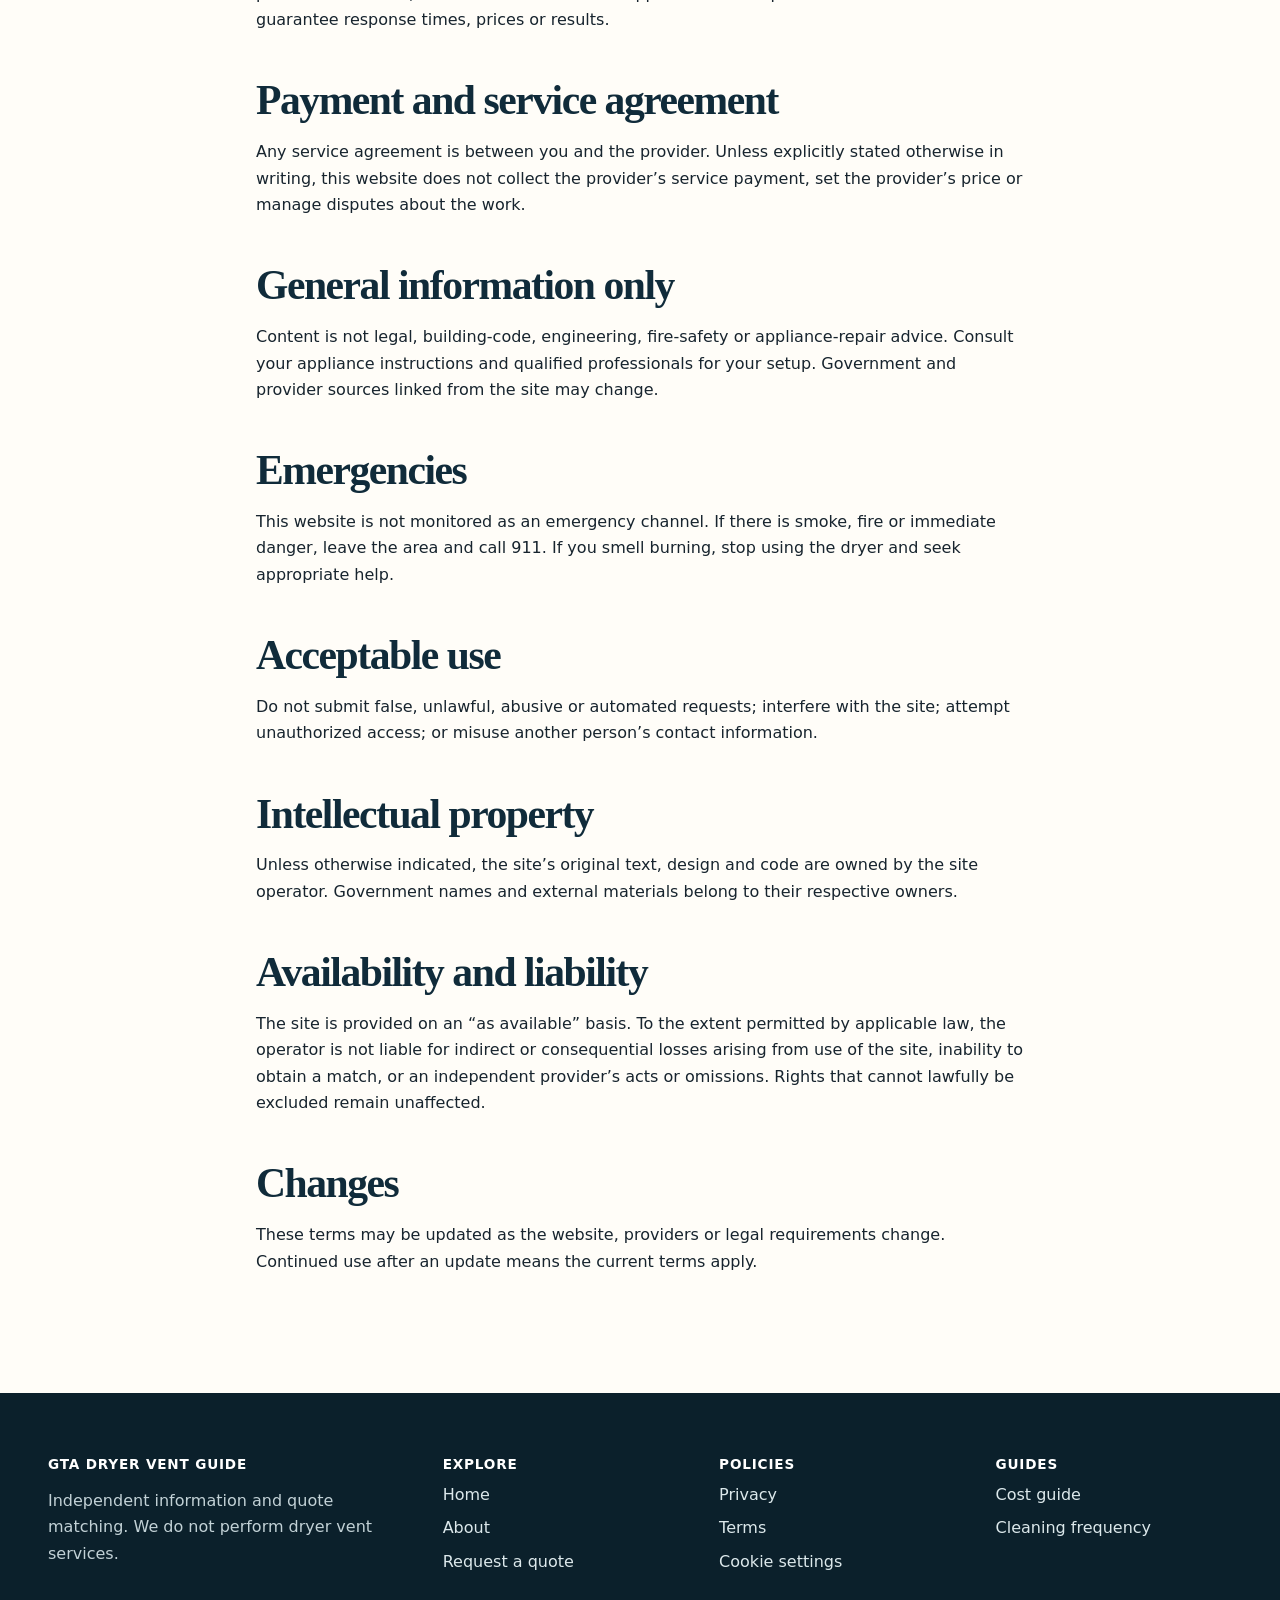
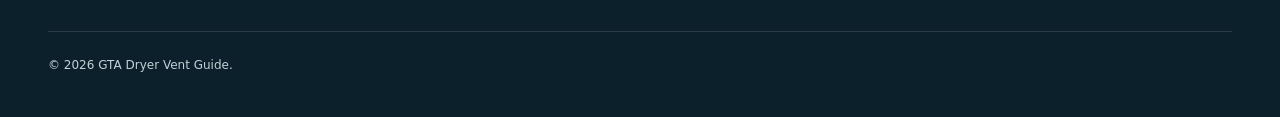
<file: terms.html>
<!doctype html>
<html lang="en-CA"><head>
  <meta charset="utf-8"><meta name="viewport" content="width=device-width, initial-scale=1">
  <title>Terms of Use | GTA Dryer Vent Guide</title><meta name="description" content="Terms for using GTA Dryer Vent Guide and submitting a dryer vent service quote request.">
  <link rel="canonical" href="https://gtadryerventguide.ca/terms.html"><meta name="robots" content="index,follow"><meta property="og:type" content="website"><meta property="og:title" content="Terms of Use | GTA Dryer Vent Guide"><meta property="og:description" content="Terms for using GTA Dryer Vent Guide and its quote-matching process."><meta property="og:url" content="https://gtadryerventguide.ca/terms.html"><meta property="og:site_name" content="GTA Dryer Vent Guide"><meta property="og:image" content="https://gtadryerventguide.ca/og-social.png"><meta property="og:image:width" content="1731"><meta property="og:image:height" content="909"><meta property="og:image:alt" content="GTA Dryer Vent Guide — Toronto and GTA pricing and local quote guide"><meta name="twitter:card" content="summary_large_image"><meta name="twitter:image" content="https://gtadryerventguide.ca/og-social.png"><link rel="icon" href="/favicon.svg" type="image/svg+xml"><link rel="stylesheet" href="/styles.css">
</head><body>
  <a class="skip-link" href="#main">Skip to main content</a><div class="topbar">Independent information &amp; quote matching · Greater Toronto Area</div>
  <header class="site-header"><div class="container nav-wrap"><a class="brand" href="/"><span class="brand-mark" aria-hidden="true"><svg viewBox="0 0 32 32" fill="none"><circle cx="13" cy="18" r="8" stroke="currentColor" stroke-width="3"/><circle cx="13" cy="18" r="2.5" fill="currentColor"/><path d="M21 11h3a5 5 0 0 1 5 5v3" stroke="currentColor" stroke-width="3"/></svg></span><span>GTA Dryer<br>Vent Guide</span></a><button class="menu-toggle" type="button" aria-expanded="false" aria-controls="primary-nav" data-menu-toggle><span class="visually-hidden">Open menu</span><svg viewBox="0 0 24 24" fill="none"><path d="M4 7h16M4 12h16M4 17h16" stroke="currentColor" stroke-width="2"/></svg></button><nav class="nav-links" id="primary-nav" data-nav-links><a href="/#how-it-works">How it works</a><a href="/#service-areas">Service areas</a><a href="/about.html">About</a><a class="button" href="/#quote">Request a quote</a></nav></div></header>
  <main id="main"><section class="page-hero"><div class="narrow"><nav class="breadcrumb" aria-label="Breadcrumb"><ol><li><a href="/">Home</a></li><li aria-current="page">Terms</li></ol></nav><p class="eyebrow">Last updated July 17, 2026</p><h1>Terms of Use</h1><p class="lead">These terms describe the role of GTA Dryer Vent Guide and the limits of its information and quote-matching process.</p></div></section>
    <section class="section"><article class="article-content narrow"><h2>Independent referral website</h2><p>GTA Dryer Vent Guide provides general information and accepts opted-in quote requests that may be routed to one participating provider. It does not perform dryer vent cleaning, inspection, repair, installation or emergency services.</p><h2>Submitting a request</h2><p>The embedded Google Form is used to transmit and store quote-request information. You must provide accurate information that you are authorized to share. Submitting a request gives permission for the site operator and, when available, one participating local provider to use the supplied contact details to respond to that request.</p><h2>No contractor relationship</h2><p>Participating providers are independent businesses. They are not employees or agents of this website. The provider is responsible for confirming identity, credentials, insurance, licences if applicable, service area, availability, inspection method, scope, price, taxes, workmanship and warranties.</p><h2>Your responsibility before booking</h2><p>You are responsible for evaluating a provider and the proposed work. Request current insurance, relevant experience, a written scope, exclusions and final price. Confirm authority with a landlord, condo corporation or property manager when needed.</p><h2>No guarantee of match or outcome</h2><p>A request does not guarantee that a provider is available, that a quote will be offered, that a provider is suitable, or that work will solve an appliance or vent problem. This website does not guarantee response times, prices or results.</p><h2>Payment and service agreement</h2><p>Any service agreement is between you and the provider. Unless explicitly stated otherwise in writing, this website does not collect the provider’s service payment, set the provider’s price or manage disputes about the work.</p><h2>General information only</h2><p>Content is not legal, building-code, engineering, fire-safety or appliance-repair advice. Consult your appliance instructions and qualified professionals for your setup. Government and provider sources linked from the site may change.</p><h2>Emergencies</h2><p>This website is not monitored as an emergency channel. If there is smoke, fire or immediate danger, leave the area and call 911. If you smell burning, stop using the dryer and seek appropriate help.</p><h2>Acceptable use</h2><p>Do not submit false, unlawful, abusive or automated requests; interfere with the site; attempt unauthorized access; or misuse another person’s contact information.</p><h2>Intellectual property</h2><p>Unless otherwise indicated, the site’s original text, design and code are owned by the site operator. Government names and external materials belong to their respective owners.</p><h2>Availability and liability</h2><p>The site is provided on an “as available” basis. To the extent permitted by applicable law, the operator is not liable for indirect or consequential losses arising from use of the site, inability to obtain a match, or an independent provider’s acts or omissions. Rights that cannot lawfully be excluded remain unaffected.</p><h2>Changes</h2><p>These terms may be updated as the website, providers or legal requirements change. Continued use after an update means the current terms apply.</p></article></section>
  </main>
  <footer class="site-footer"><div class="container"><div class="footer-grid"><div class="footer-brand"><h2>GTA Dryer Vent Guide</h2><p>Independent information and quote matching. We do not perform dryer vent services.</p></div><div><h3>Explore</h3><ul class="footer-links"><li><a href="/">Home</a></li><li><a href="/about.html">About</a></li><li><a href="/#quote">Request a quote</a></li></ul></div><div><h3>Policies</h3><ul class="footer-links"><li><a href="/privacy.html">Privacy</a></li><li><a href="/terms.html">Terms</a></li></ul></div><div><h3>Guides</h3><ul class="footer-links"><li><a href="/guides/dryer-vent-cleaning-cost-toronto.html">Cost guide</a></li><li><a href="/guides/how-often-clean-dryer-vent.html">Cleaning frequency</a></li></ul></div></div><div class="footer-bottom"><p>© <span data-current-year>2026</span> GTA Dryer Vent Guide.</p></div></div></footer><script src="/script.js" defer></script><script type="module" src="/analytics.js"></script>
</body></html>
</file>
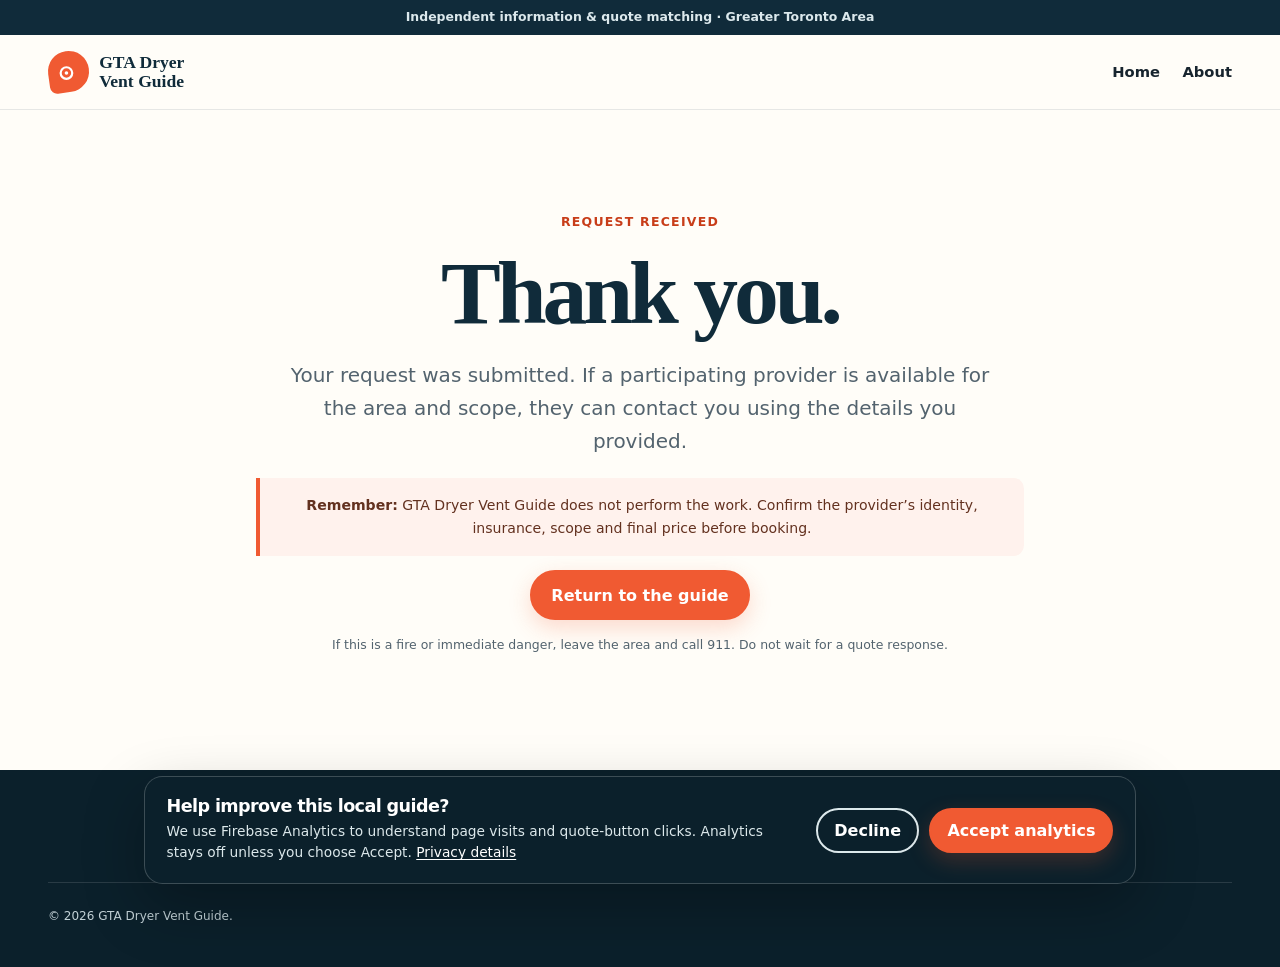
<file: thank-you.html>
<!doctype html>
<html lang="en-CA"><head>
  <meta charset="utf-8"><meta name="viewport" content="width=device-width, initial-scale=1"><title>Request Received | GTA Dryer Vent Guide</title>
  <meta name="description" content="Your GTA dryer vent quote request has been received."><meta name="robots" content="noindex,follow"><link rel="icon" href="/favicon.svg" type="image/svg+xml"><link rel="stylesheet" href="/styles.css">
</head><body>
  <a class="skip-link" href="#main">Skip to main content</a><div class="topbar">Independent information &amp; quote matching · Greater Toronto Area</div>
  <header class="site-header"><div class="container nav-wrap"><a class="brand" href="/"><span class="brand-mark" aria-hidden="true"><svg viewBox="0 0 32 32" fill="none"><circle cx="13" cy="18" r="8" stroke="currentColor" stroke-width="3"/><circle cx="13" cy="18" r="2.5" fill="currentColor"/></svg></span><span>GTA Dryer<br>Vent Guide</span></a><nav class="nav-links"><a href="/">Home</a><a href="/about.html">About</a></nav></div></header>
  <main id="main"><section class="section"><div class="narrow center"><p class="eyebrow">Request received</p><h1>Thank you.</h1><p class="lead">Your request was submitted. If a participating provider is available for the area and scope, they can contact you using the details you provided.</p><p class="disclosure"><strong>Remember:</strong> GTA Dryer Vent Guide does not perform the work. Confirm the provider’s identity, insurance, scope and final price before booking.</p><p><a class="button" href="/">Return to the guide</a></p><p class="microcopy">If this is a fire or immediate danger, leave the area and call 911. Do not wait for a quote response.</p></div></section></main>
  <footer class="site-footer"><div class="container"><div class="footer-bottom"><p>© <span data-current-year>2026</span> GTA Dryer Vent Guide.</p></div></div></footer><script src="/script.js" defer></script><script type="module" src="/analytics.js"></script>
</body></html>
</file>
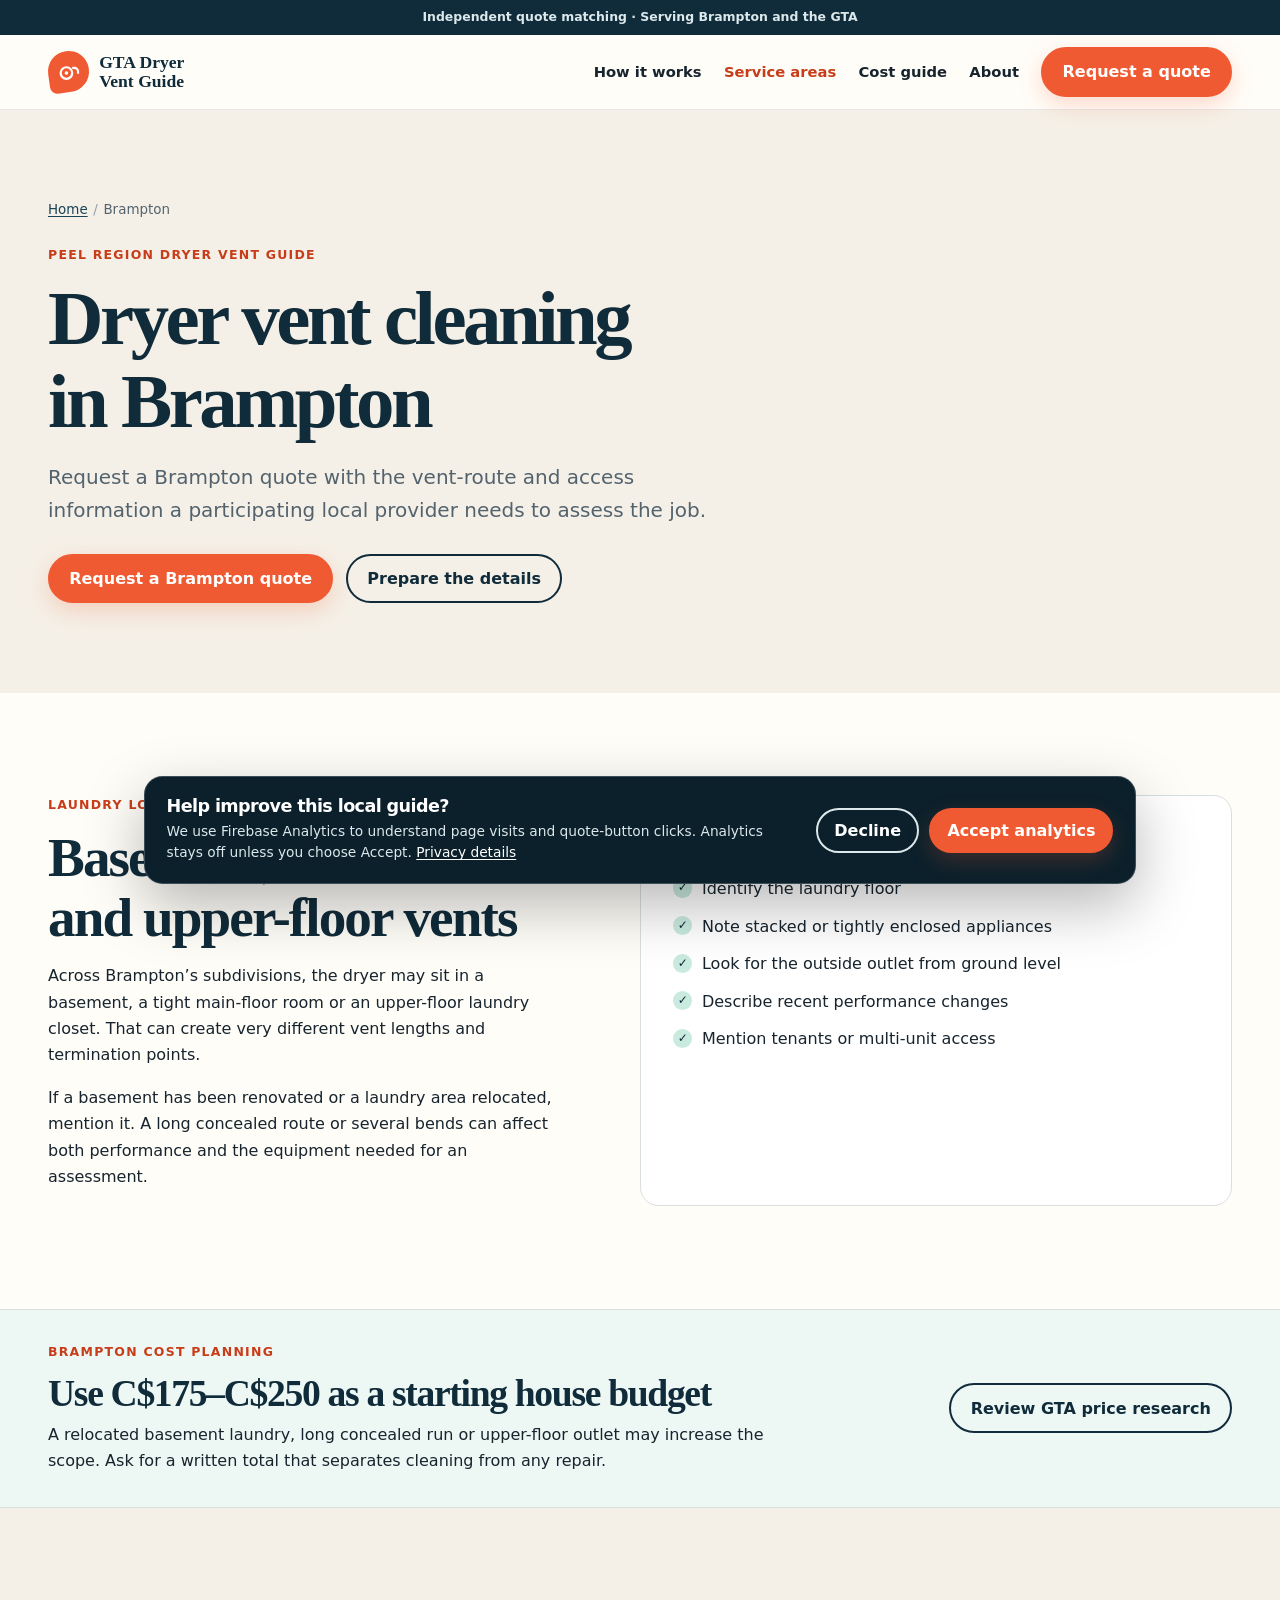
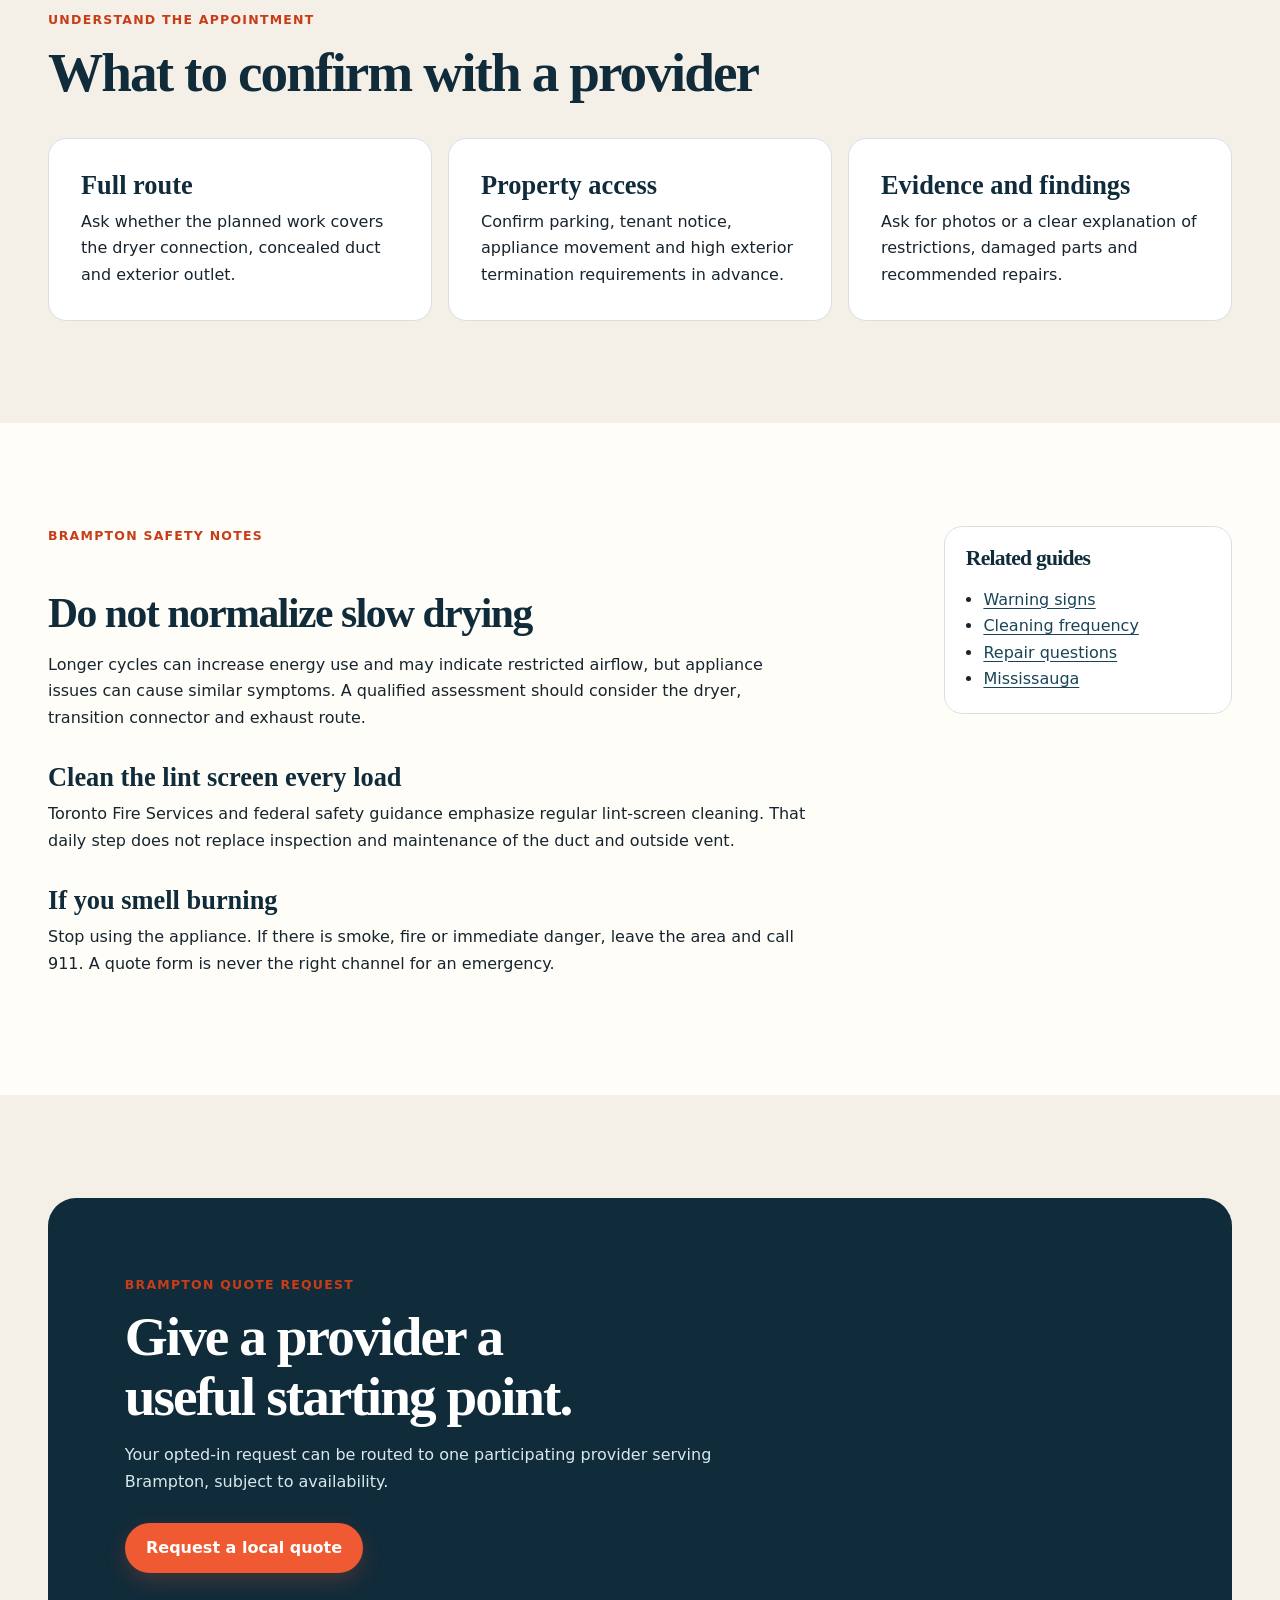
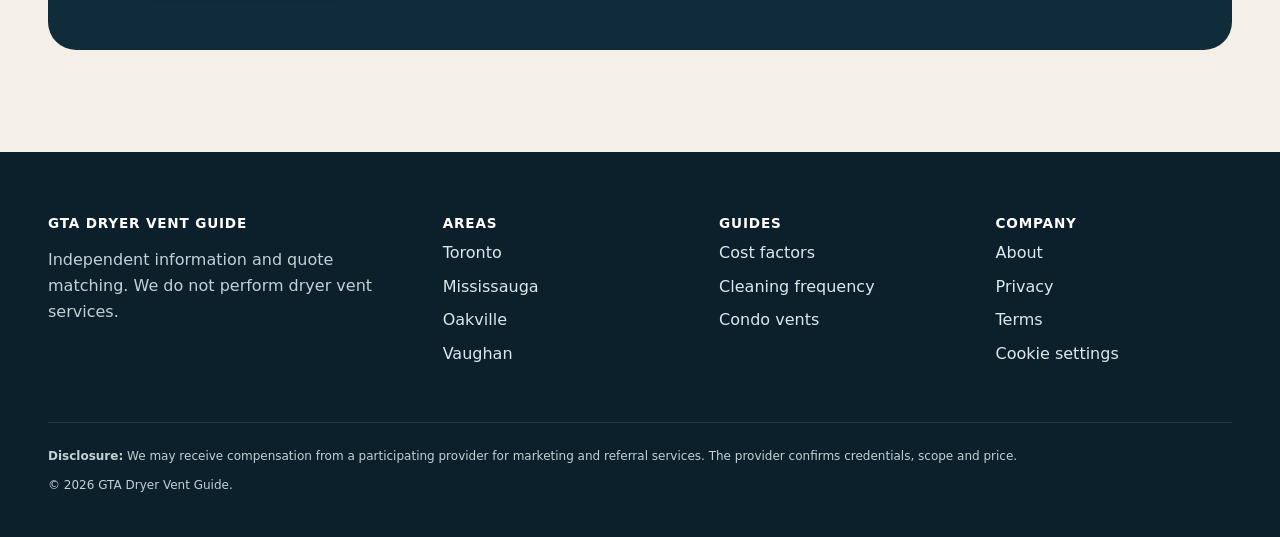
<file: areas/brampton.html>
<!doctype html>
<html lang="en-CA"><head>
  <meta charset="utf-8"><meta name="viewport" content="width=device-width, initial-scale=1">
  <title>Dryer Vent Cleaning Brampton | Request a Local Quote</title>
  <meta name="description" content="Request a dryer vent cleaning quote in Brampton. Share basement, upper-floor or exterior vent details so a local provider can assess the scope.">
  <link rel="canonical" href="https://gtadryerventguide.ca/areas/brampton.html"><meta name="robots" content="index,follow,max-image-preview:large">
  <meta property="og:title" content="Dryer Vent Cleaning Brampton | Request a Local Quote"><meta property="og:description" content="Independent quote matching for dryer vent cleaning requests in Brampton."><meta property="og:type" content="website"><meta property="og:url" content="https://gtadryerventguide.ca/areas/brampton.html">
  <meta property="og:site_name" content="GTA Dryer Vent Guide"><meta property="og:image" content="https://gtadryerventguide.ca/og-social.png"><meta property="og:image:width" content="1731"><meta property="og:image:height" content="909"><meta property="og:image:alt" content="GTA Dryer Vent Guide — Toronto and GTA pricing and local quote guide"><meta name="twitter:card" content="summary_large_image"><meta name="twitter:image" content="https://gtadryerventguide.ca/og-social.png"><link rel="icon" href="/favicon.svg" type="image/svg+xml"><link rel="stylesheet" href="/styles.css">
  <script type="application/ld+json">{"@context":"https://schema.org","@graph":[{"@type":"WebPage","url":"https://gtadryerventguide.ca/areas/brampton.html","name":"Dryer Vent Cleaning Brampton | Request a Local Quote","description":"Local information and quote matching for dryer vent cleaning in Brampton.","inLanguage":"en-CA","isPartOf":{"@id":"https://gtadryerventguide.ca/#website"}},{"@type":"BreadcrumbList","itemListElement":[{"@type":"ListItem","position":1,"name":"Home","item":"https://gtadryerventguide.ca/"},{"@type":"ListItem","position":2,"name":"Brampton","item":"https://gtadryerventguide.ca/areas/brampton.html"}]}]}</script>
</head><body>
  <a class="skip-link" href="#main">Skip to main content</a><div class="topbar">Independent quote matching · Serving Brampton and the GTA</div>
  <header class="site-header"><div class="container nav-wrap"><a class="brand" href="/"><span class="brand-mark" aria-hidden="true"><svg viewBox="0 0 32 32" fill="none"><circle cx="13" cy="18" r="8" stroke="currentColor" stroke-width="3"/><circle cx="13" cy="18" r="2.5" fill="currentColor"/><path d="M21 11h3a5 5 0 0 1 5 5v3" stroke="currentColor" stroke-width="3"/></svg></span><span>GTA Dryer<br>Vent Guide</span></a><button class="menu-toggle" type="button" aria-expanded="false" aria-controls="primary-nav" data-menu-toggle><span class="visually-hidden">Open menu</span><svg viewBox="0 0 24 24" fill="none"><path d="M4 7h16M4 12h16M4 17h16" stroke="currentColor" stroke-width="2"/></svg></button><nav class="nav-links" id="primary-nav" data-nav-links><a href="/#how-it-works">How it works</a><a href="/#service-areas" aria-current="page">Service areas</a><a href="/guides/dryer-vent-cleaning-cost-toronto.html">Cost guide</a><a href="/about.html">About</a><a class="button" href="/#quote">Request a quote</a></nav></div></header>
  <main id="main">
    <section class="page-hero"><div class="container"><nav class="breadcrumb" aria-label="Breadcrumb"><ol><li><a href="/">Home</a></li><li aria-current="page">Brampton</li></ol></nav><p class="eyebrow">Peel Region dryer vent guide</p><h1>Dryer vent cleaning in Brampton</h1><p class="lead">Request a Brampton quote with the vent-route and access information a participating local provider needs to assess the job.</p><div class="hero-actions"><a class="button" href="/#quote">Request a Brampton quote</a><a class="button button-secondary" href="#local-details">Prepare the details</a></div></div></section>
    <section class="section" id="local-details"><div class="container split"><div><p class="eyebrow">Laundry location matters</p><h2>Basement, main-floor and upper-floor vents</h2><p>Across Brampton’s subdivisions, the dryer may sit in a basement, a tight main-floor room or an upper-floor laundry closet. That can create very different vent lengths and termination points.</p><p>If a basement has been renovated or a laundry area relocated, mention it. A long concealed route or several bends can affect both performance and the equipment needed for an assessment.</p></div><div class="card"><h3>Before requesting a quote</h3><ul class="check-list"><li>Identify the laundry floor</li><li>Note stacked or tightly enclosed appliances</li><li>Look for the outside outlet from ground level</li><li>Describe recent performance changes</li><li>Mention tenants or multi-unit access</li></ul></div></div></section>
    <section class="cost-strip"><div class="container cost-strip-inner"><div><p class="eyebrow">Brampton cost planning</p><h2>Use C$175–C$250 as a starting house budget</h2><p>A relocated basement laundry, long concealed run or upper-floor outlet may increase the scope. Ask for a written total that separates cleaning from any repair.</p></div><a class="button button-secondary" href="/guides/dryer-vent-cleaning-cost-toronto.html">Review GTA price research</a></div></section>
    <section class="section section-alt"><div class="container"><div class="section-heading"><p class="eyebrow">Understand the appointment</p><h2>What to confirm with a provider</h2></div><div class="grid-3"><article class="card"><h3>Full route</h3><p>Ask whether the planned work covers the dryer connection, concealed duct and exterior outlet.</p></article><article class="card"><h3>Property access</h3><p>Confirm parking, tenant notice, appliance movement and high exterior termination requirements in advance.</p></article><article class="card"><h3>Evidence and findings</h3><p>Ask for photos or a clear explanation of restrictions, damaged parts and recommended repairs.</p></article></div></div></section>
    <section class="section"><div class="container article-layout"><article class="article-content"><p class="eyebrow">Brampton safety notes</p><h2>Do not normalize slow drying</h2><p>Longer cycles can increase energy use and may indicate restricted airflow, but appliance issues can cause similar symptoms. A qualified assessment should consider the dryer, transition connector and exhaust route.</p><h3>Clean the lint screen every load</h3><p>Toronto Fire Services and federal safety guidance emphasize regular lint-screen cleaning. That daily step does not replace inspection and maintenance of the duct and outside vent.</p><h3>If you smell burning</h3><p>Stop using the appliance. If there is smoke, fire or immediate danger, leave the area and call 911. A quote form is never the right channel for an emergency.</p></article><aside class="aside-card"><h2>Related guides</h2><ul><li><a href="/guides/signs-dryer-vent-needs-cleaning.html">Warning signs</a></li><li><a href="/guides/how-often-clean-dryer-vent.html">Cleaning frequency</a></li><li><a href="/services/dryer-vent-repair.html">Repair questions</a></li><li><a href="/areas/mississauga.html">Mississauga</a></li></ul></aside></div></section>
    <section class="section section-alt"><div class="container"><div class="cta-band"><p class="eyebrow">Brampton quote request</p><h2>Give a provider a useful starting point.</h2><p>Your opted-in request can be routed to one participating provider serving Brampton, subject to availability.</p><a class="button" href="/#quote">Request a local quote</a></div></div></section>
  </main>
  <footer class="site-footer"><div class="container"><div class="footer-grid"><div class="footer-brand"><h2>GTA Dryer Vent Guide</h2><p>Independent information and quote matching. We do not perform dryer vent services.</p></div><div><h3>Areas</h3><ul class="footer-links"><li><a href="/">Toronto</a></li><li><a href="/areas/mississauga.html">Mississauga</a></li><li><a href="/areas/oakville.html">Oakville</a></li><li><a href="/areas/vaughan.html">Vaughan</a></li></ul></div><div><h3>Guides</h3><ul class="footer-links"><li><a href="/guides/dryer-vent-cleaning-cost-toronto.html">Cost factors</a></li><li><a href="/guides/how-often-clean-dryer-vent.html">Cleaning frequency</a></li><li><a href="/services/condo-dryer-vent-cleaning.html">Condo vents</a></li></ul></div><div><h3>Company</h3><ul class="footer-links"><li><a href="/about.html">About</a></li><li><a href="/privacy.html">Privacy</a></li><li><a href="/terms.html">Terms</a></li></ul></div></div><div class="footer-bottom"><p><strong>Disclosure:</strong> We may receive compensation from a participating provider for marketing and referral services. The provider confirms credentials, scope and price.</p><p>© <span data-current-year>2026</span> GTA Dryer Vent Guide.</p></div></div></footer>
  <div class="mobile-cta"><a class="button" href="/#quote">Request a Brampton quote</a></div><script src="/script.js" defer></script><script type="module" src="/analytics.js"></script>
</body></html>
</file>
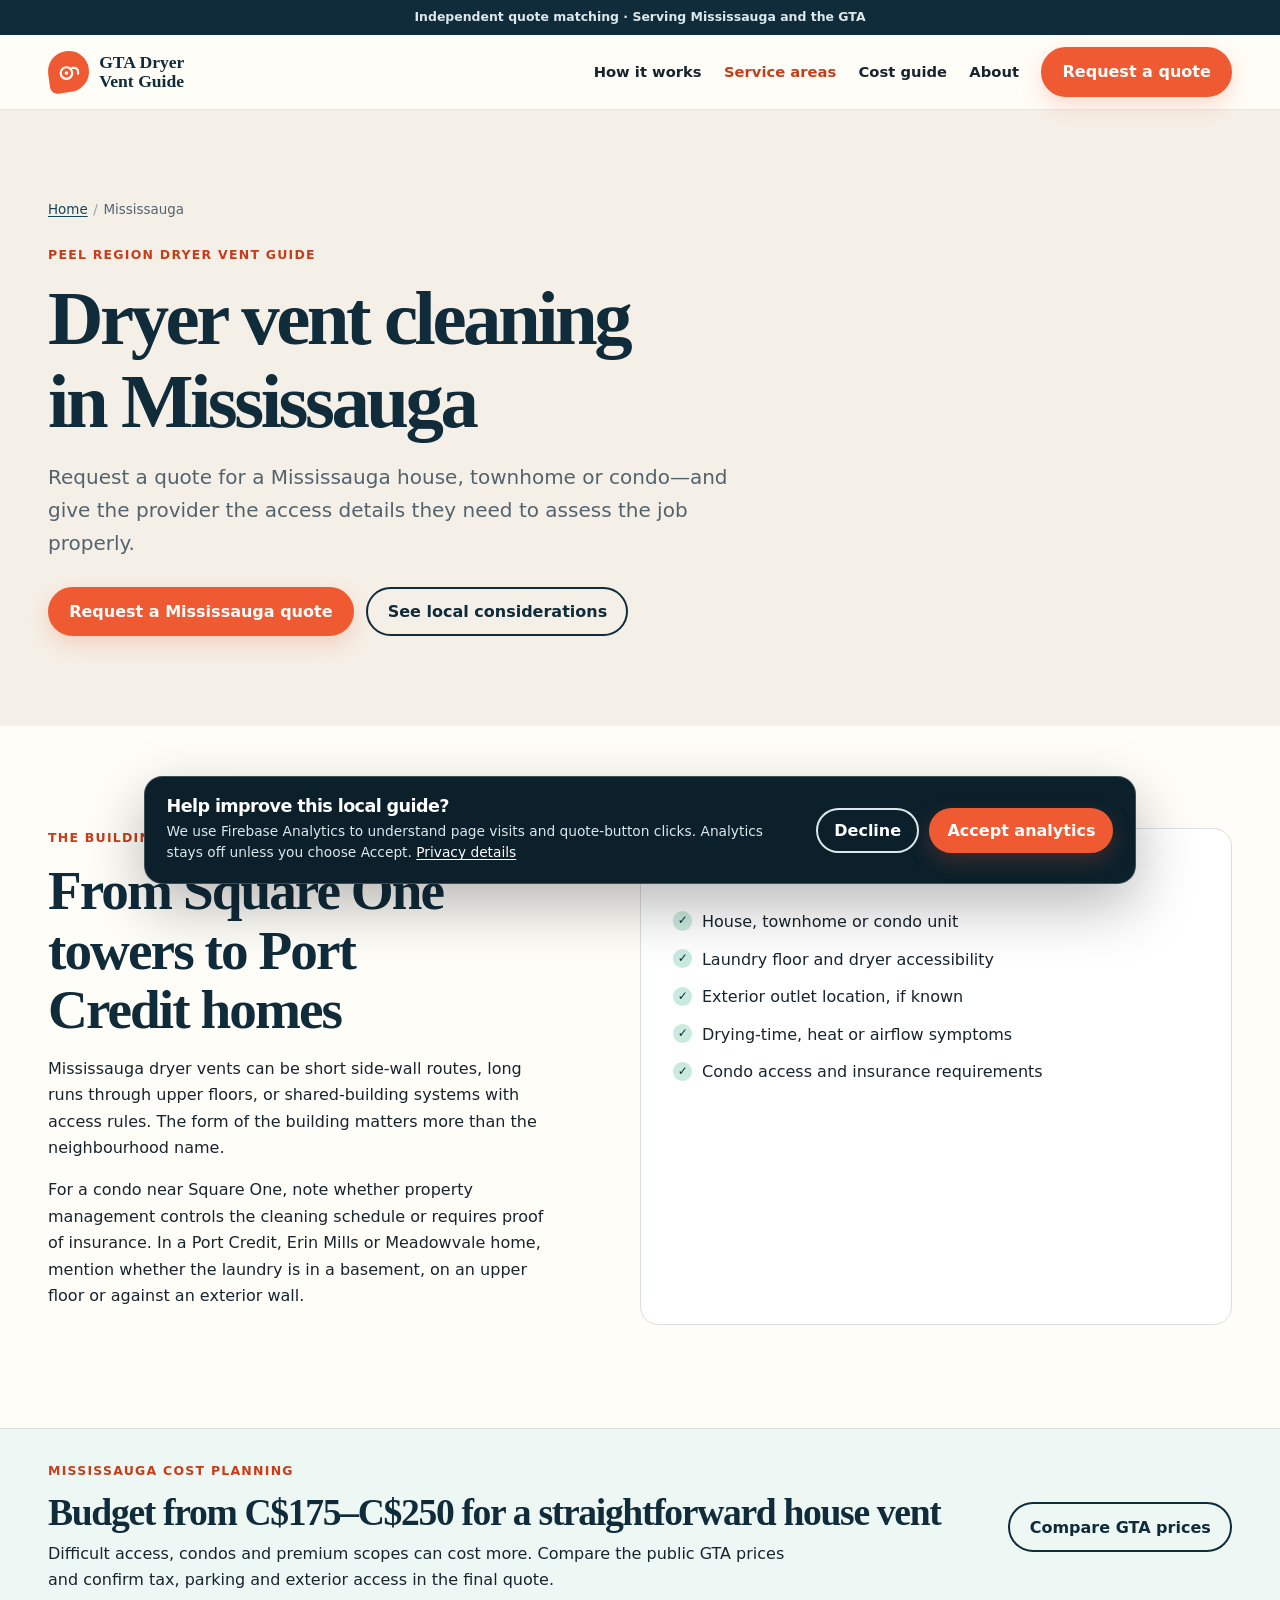
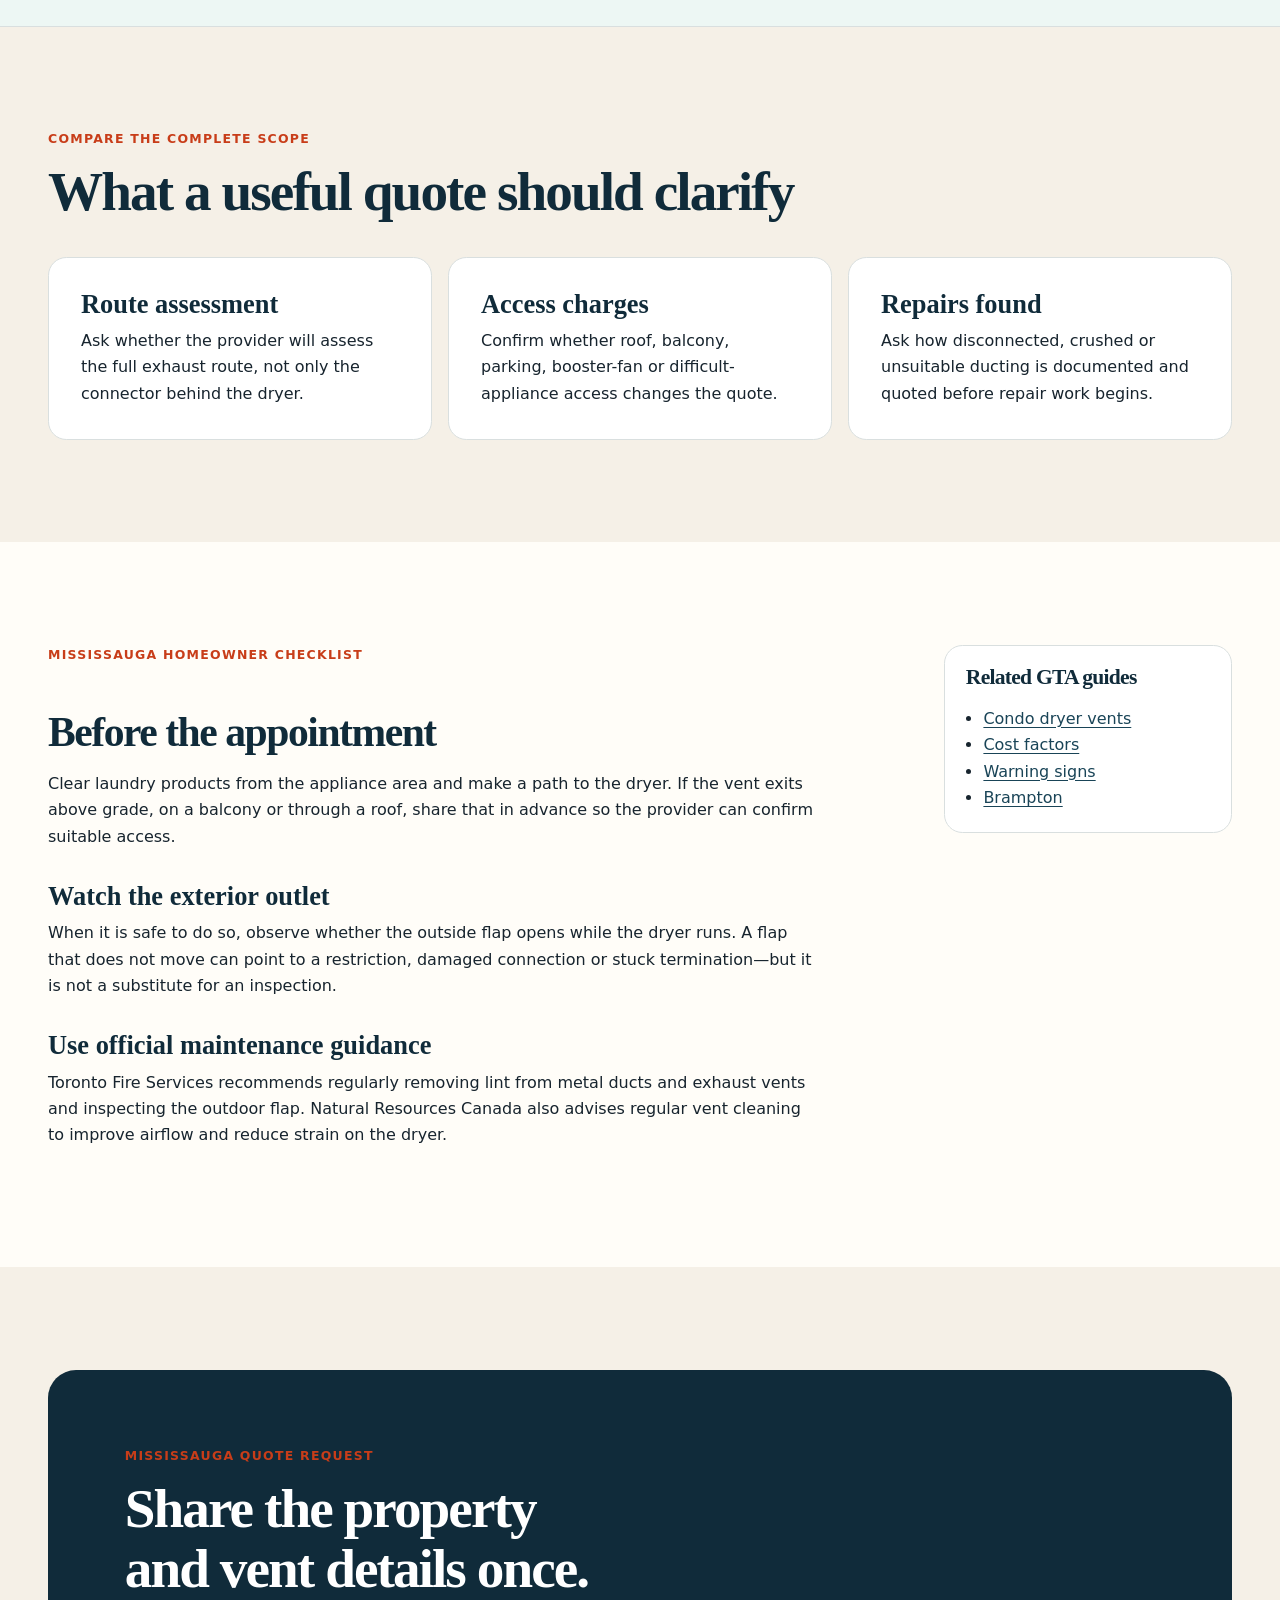
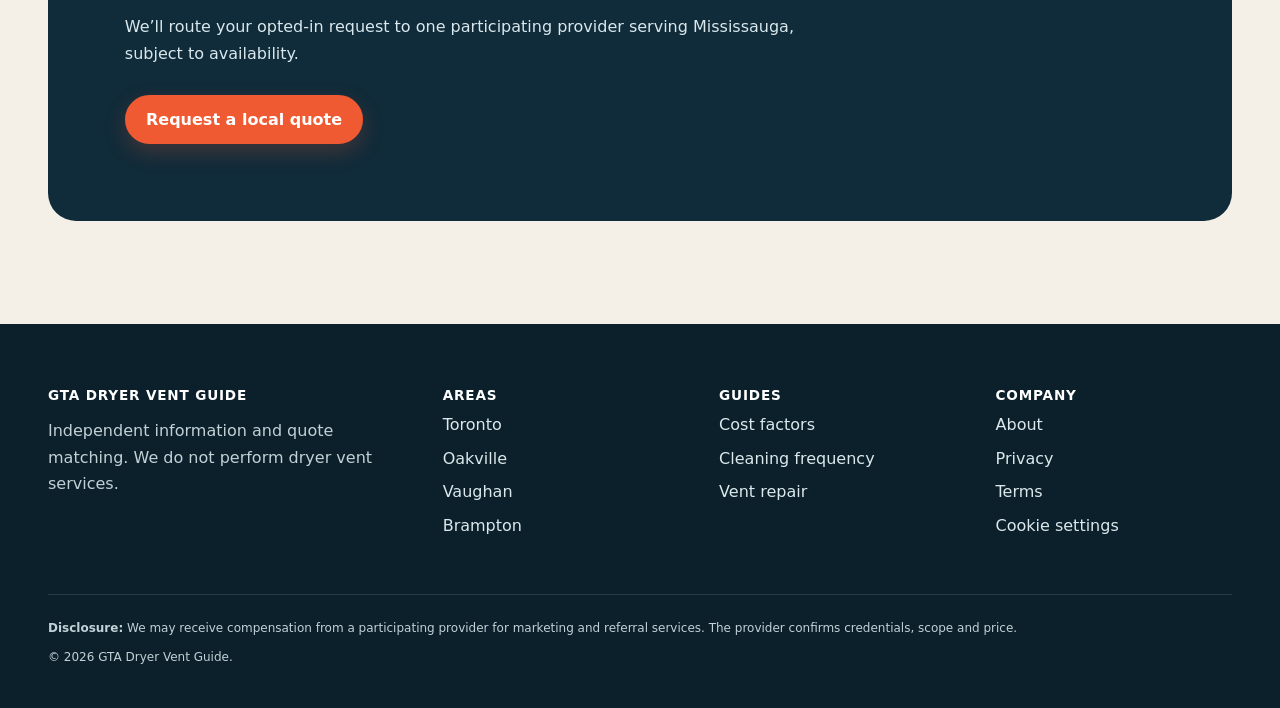
<file: areas/mississauga.html>
<!doctype html>
<html lang="en-CA">
<head>
  <meta charset="utf-8"><meta name="viewport" content="width=device-width, initial-scale=1">
  <title>Dryer Vent Cleaning Mississauga | Request a Local Quote</title>
  <meta name="description" content="Request a dryer vent cleaning quote in Mississauga for a house, townhome or condo. Learn what affects access, scope and price before you book.">
  <link rel="canonical" href="https://gtadryerventguide.ca/areas/mississauga.html"><meta name="robots" content="index,follow,max-image-preview:large">
  <meta property="og:title" content="Dryer Vent Cleaning Mississauga | Request a Local Quote"><meta property="og:description" content="Independent quote matching for dryer vent cleaning requests in Mississauga."><meta property="og:type" content="website"><meta property="og:url" content="https://gtadryerventguide.ca/areas/mississauga.html">
  <meta property="og:site_name" content="GTA Dryer Vent Guide"><meta property="og:image" content="https://gtadryerventguide.ca/og-social.png"><meta property="og:image:width" content="1731"><meta property="og:image:height" content="909"><meta property="og:image:alt" content="GTA Dryer Vent Guide — Toronto and GTA pricing and local quote guide"><meta name="twitter:card" content="summary_large_image"><meta name="twitter:image" content="https://gtadryerventguide.ca/og-social.png"><link rel="icon" href="/favicon.svg" type="image/svg+xml"><link rel="stylesheet" href="/styles.css">
  <script type="application/ld+json">{"@context":"https://schema.org","@graph":[{"@type":"WebPage","@id":"https://gtadryerventguide.ca/areas/mississauga.html#webpage","url":"https://gtadryerventguide.ca/areas/mississauga.html","name":"Dryer Vent Cleaning Mississauga | Request a Local Quote","description":"Local information and quote matching for dryer vent cleaning in Mississauga.","inLanguage":"en-CA","isPartOf":{"@id":"https://gtadryerventguide.ca/#website"}},{"@type":"BreadcrumbList","itemListElement":[{"@type":"ListItem","position":1,"name":"Home","item":"https://gtadryerventguide.ca/"},{"@type":"ListItem","position":2,"name":"Mississauga","item":"https://gtadryerventguide.ca/areas/mississauga.html"}]}]}</script>
</head>
<body>
  <a class="skip-link" href="#main">Skip to main content</a><div class="topbar">Independent quote matching · Serving Mississauga and the GTA</div>
  <header class="site-header"><div class="container nav-wrap"><a class="brand" href="/" aria-label="GTA Dryer Vent Guide home"><span class="brand-mark" aria-hidden="true"><svg viewBox="0 0 32 32" fill="none"><circle cx="13" cy="18" r="8" stroke="currentColor" stroke-width="3"/><circle cx="13" cy="18" r="2.5" fill="currentColor"/><path d="M21 11h3a5 5 0 0 1 5 5v3" stroke="currentColor" stroke-width="3" stroke-linecap="round"/></svg></span><span>GTA Dryer<br>Vent Guide</span></a><button class="menu-toggle" type="button" aria-expanded="false" aria-controls="primary-nav" data-menu-toggle><span class="visually-hidden">Open menu</span><svg viewBox="0 0 24 24" fill="none"><path d="M4 7h16M4 12h16M4 17h16" stroke="currentColor" stroke-width="2" stroke-linecap="round"/></svg></button><nav class="nav-links" id="primary-nav" aria-label="Primary navigation" data-nav-links><a href="/#how-it-works">How it works</a><a href="/#service-areas" aria-current="page">Service areas</a><a href="/guides/dryer-vent-cleaning-cost-toronto.html">Cost guide</a><a href="/about.html">About</a><a class="button" href="/#quote">Request a quote</a></nav></div></header>
  <main id="main">
    <section class="page-hero"><div class="container"><nav class="breadcrumb" aria-label="Breadcrumb"><ol><li><a href="/">Home</a></li><li aria-current="page">Mississauga</li></ol></nav><p class="eyebrow">Peel Region dryer vent guide</p><h1>Dryer vent cleaning in Mississauga</h1><p class="lead">Request a quote for a Mississauga house, townhome or condo—and give the provider the access details they need to assess the job properly.</p><div class="hero-actions"><a class="button" href="/#quote">Request a Mississauga quote</a><a class="button button-secondary" href="#local-details">See local considerations</a></div></div></section>
    <section class="section" id="local-details"><div class="container split"><div><p class="eyebrow">The building changes the job</p><h2>From Square One towers to Port Credit homes</h2><p>Mississauga dryer vents can be short side-wall routes, long runs through upper floors, or shared-building systems with access rules. The form of the building matters more than the neighbourhood name.</p><p>For a condo near Square One, note whether property management controls the cleaning schedule or requires proof of insurance. In a Port Credit, Erin Mills or Meadowvale home, mention whether the laundry is in a basement, on an upper floor or against an exterior wall.</p></div><div class="card"><h3>Include these details</h3><ul class="check-list"><li>House, townhome or condo unit</li><li>Laundry floor and dryer accessibility</li><li>Exterior outlet location, if known</li><li>Drying-time, heat or airflow symptoms</li><li>Condo access and insurance requirements</li></ul></div></div></section>
    <section class="cost-strip"><div class="container cost-strip-inner"><div><p class="eyebrow">Mississauga cost planning</p><h2>Budget from C$175–C$250 for a straightforward house vent</h2><p>Difficult access, condos and premium scopes can cost more. Compare the public GTA prices and confirm tax, parking and exterior access in the final quote.</p></div><a class="button button-secondary" href="/guides/dryer-vent-cleaning-cost-toronto.html">Compare GTA prices</a></div></section>
    <section class="section section-alt"><div class="container"><div class="section-heading"><p class="eyebrow">Compare the complete scope</p><h2>What a useful quote should clarify</h2></div><div class="grid-3"><article class="card"><h3>Route assessment</h3><p>Ask whether the provider will assess the full exhaust route, not only the connector behind the dryer.</p></article><article class="card"><h3>Access charges</h3><p>Confirm whether roof, balcony, parking, booster-fan or difficult-appliance access changes the quote.</p></article><article class="card"><h3>Repairs found</h3><p>Ask how disconnected, crushed or unsuitable ducting is documented and quoted before repair work begins.</p></article></div></div></section>
    <section class="section"><div class="container article-layout"><article class="article-content"><p class="eyebrow">Mississauga homeowner checklist</p><h2>Before the appointment</h2><p>Clear laundry products from the appliance area and make a path to the dryer. If the vent exits above grade, on a balcony or through a roof, share that in advance so the provider can confirm suitable access.</p><h3>Watch the exterior outlet</h3><p>When it is safe to do so, observe whether the outside flap opens while the dryer runs. A flap that does not move can point to a restriction, damaged connection or stuck termination—but it is not a substitute for an inspection.</p><h3>Use official maintenance guidance</h3><p>Toronto Fire Services recommends regularly removing lint from metal ducts and exhaust vents and inspecting the outdoor flap. Natural Resources Canada also advises regular vent cleaning to improve airflow and reduce strain on the dryer.</p></article><aside class="aside-card"><h2>Related GTA guides</h2><ul><li><a href="/services/condo-dryer-vent-cleaning.html">Condo dryer vents</a></li><li><a href="/guides/dryer-vent-cleaning-cost-toronto.html">Cost factors</a></li><li><a href="/guides/signs-dryer-vent-needs-cleaning.html">Warning signs</a></li><li><a href="/areas/brampton.html">Brampton</a></li></ul></aside></div></section>
    <section class="section section-alt"><div class="container"><div class="cta-band"><p class="eyebrow">Mississauga quote request</p><h2>Share the property and vent details once.</h2><p>We’ll route your opted-in request to one participating provider serving Mississauga, subject to availability.</p><a class="button" href="/#quote">Request a local quote</a></div></div></section>
  </main>
  <footer class="site-footer"><div class="container"><div class="footer-grid"><div class="footer-brand"><h2>GTA Dryer Vent Guide</h2><p>Independent information and quote matching. We do not perform dryer vent services.</p></div><div><h3>Areas</h3><ul class="footer-links"><li><a href="/">Toronto</a></li><li><a href="/areas/oakville.html">Oakville</a></li><li><a href="/areas/vaughan.html">Vaughan</a></li><li><a href="/areas/brampton.html">Brampton</a></li></ul></div><div><h3>Guides</h3><ul class="footer-links"><li><a href="/guides/dryer-vent-cleaning-cost-toronto.html">Cost factors</a></li><li><a href="/guides/how-often-clean-dryer-vent.html">Cleaning frequency</a></li><li><a href="/services/dryer-vent-repair.html">Vent repair</a></li></ul></div><div><h3>Company</h3><ul class="footer-links"><li><a href="/about.html">About</a></li><li><a href="/privacy.html">Privacy</a></li><li><a href="/terms.html">Terms</a></li></ul></div></div><div class="footer-bottom"><p><strong>Disclosure:</strong> We may receive compensation from a participating provider for marketing and referral services. The provider confirms credentials, scope and price.</p><p>© <span data-current-year>2026</span> GTA Dryer Vent Guide.</p></div></div></footer>
  <div class="mobile-cta"><a class="button" href="/#quote">Request a Mississauga quote</a></div><script src="/script.js" defer></script><script type="module" src="/analytics.js"></script>
</body></html>
</file>
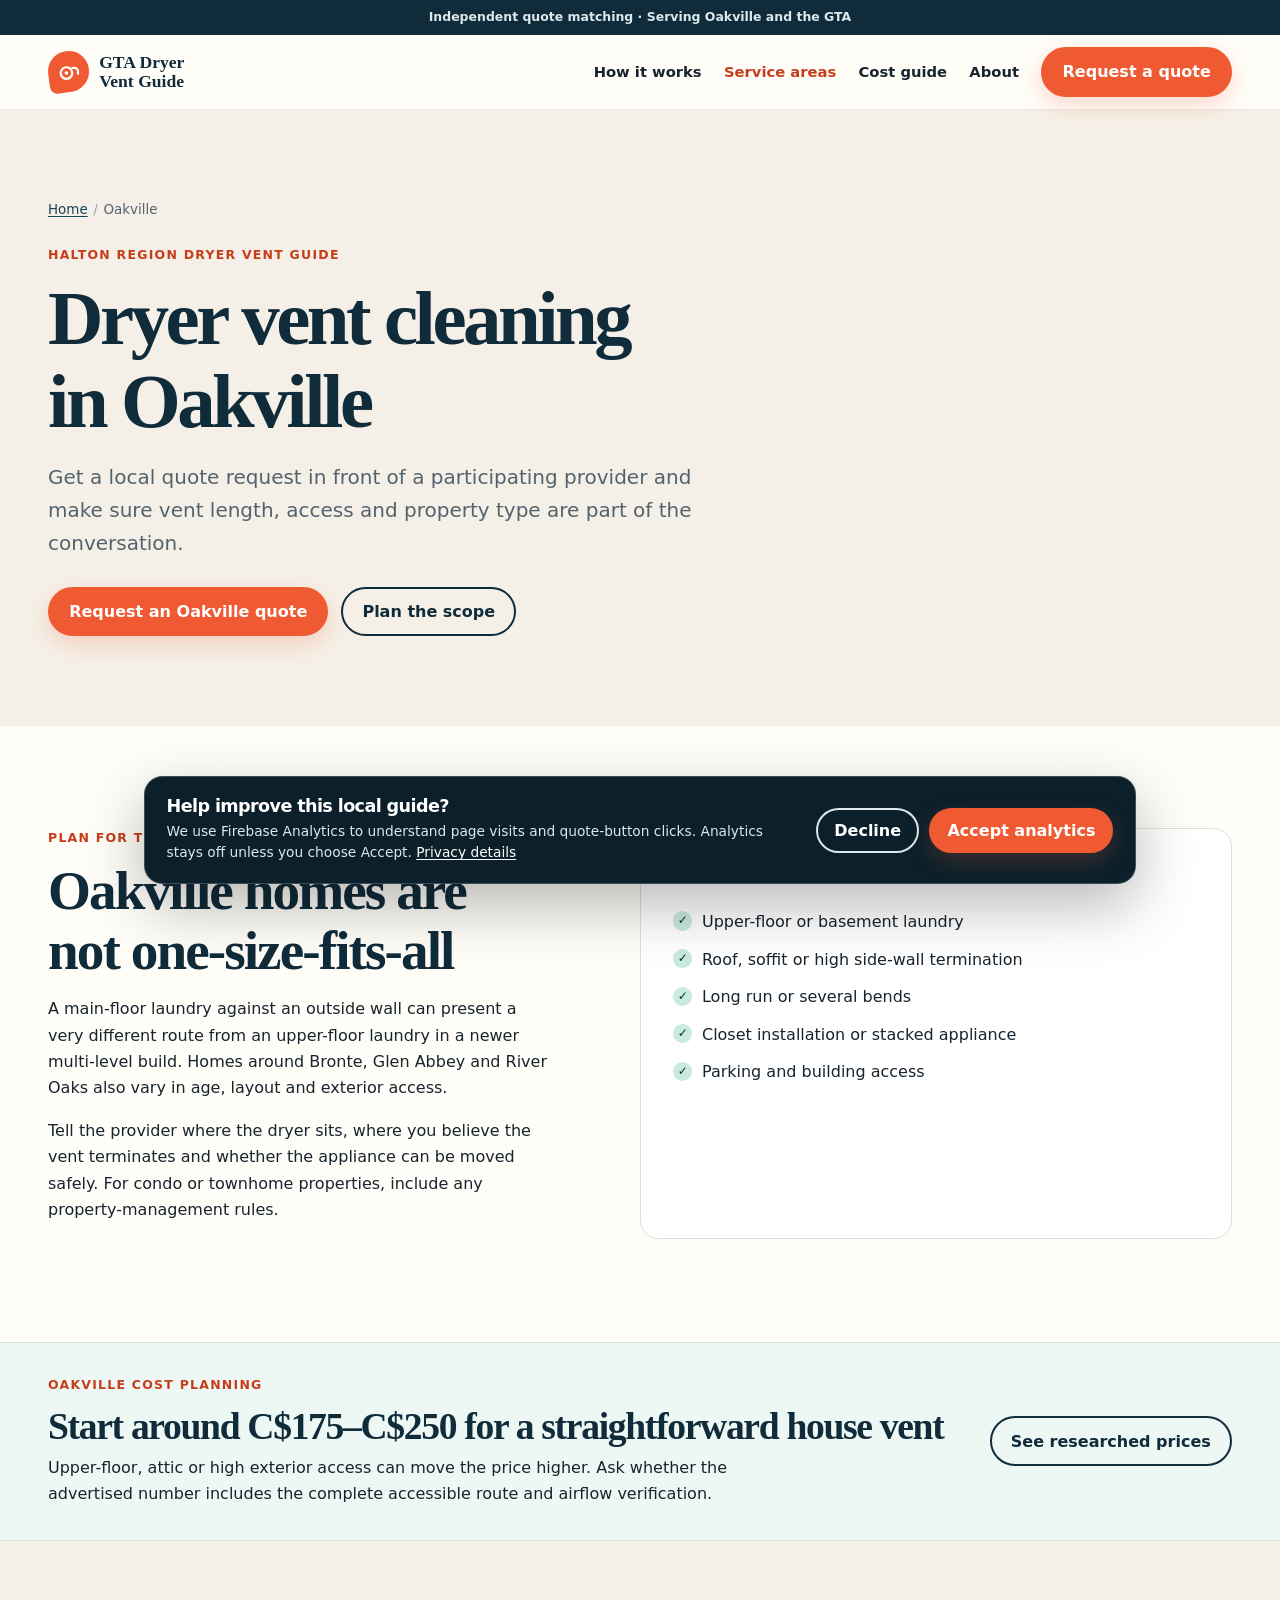
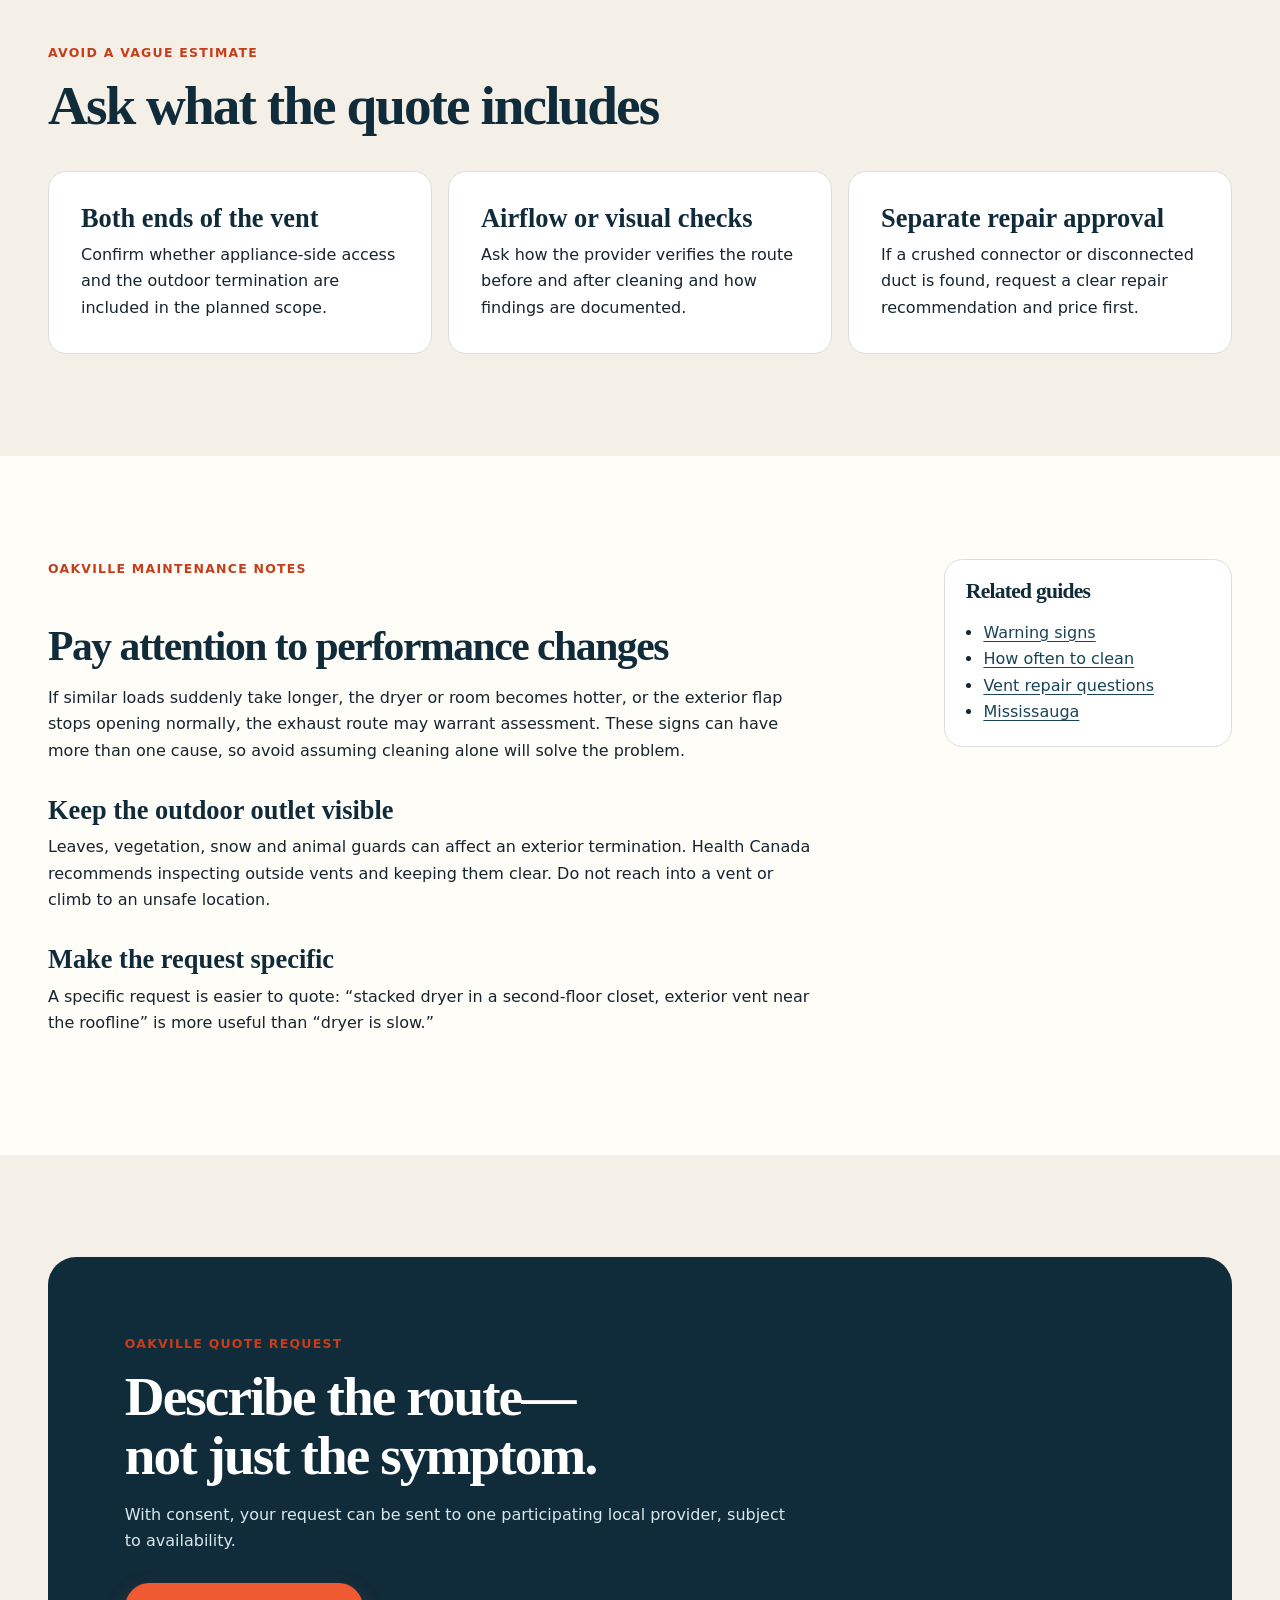
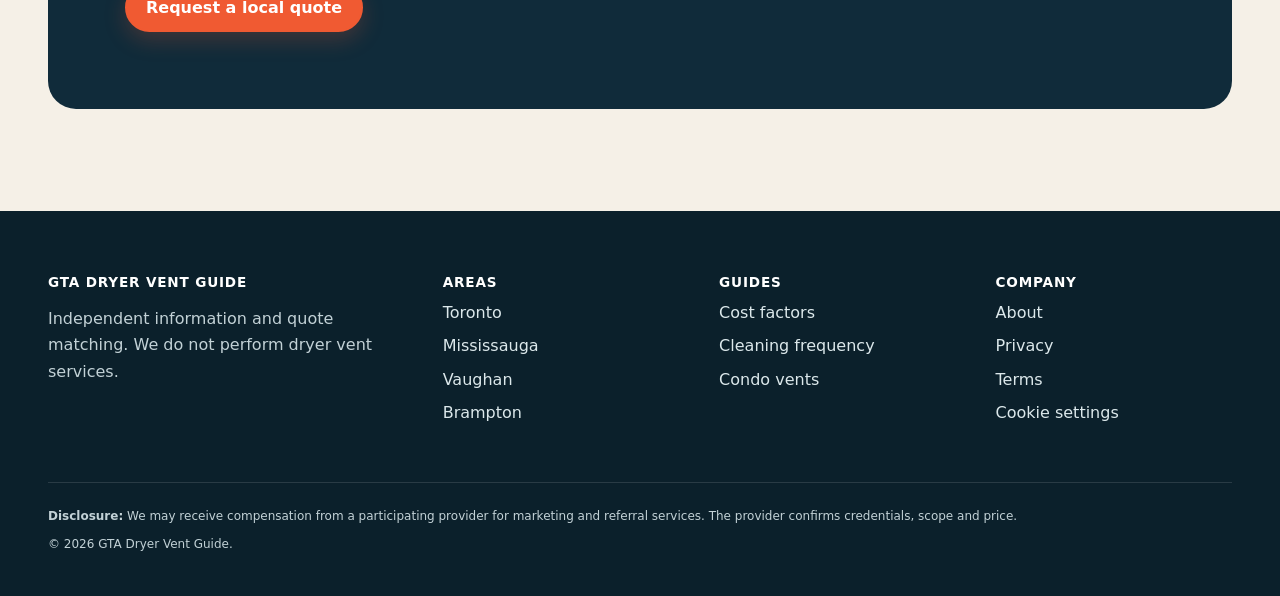
<file: areas/oakville.html>
<!doctype html>
<html lang="en-CA">
<head>
  <meta charset="utf-8"><meta name="viewport" content="width=device-width, initial-scale=1">
  <title>Dryer Vent Cleaning Oakville | Request a Local Quote</title>
  <meta name="description" content="Request a dryer vent cleaning quote in Oakville. Compare the right scope for detached homes, townhomes and condo units before booking.">
  <link rel="canonical" href="https://gtadryerventguide.ca/areas/oakville.html"><meta name="robots" content="index,follow,max-image-preview:large">
  <meta property="og:title" content="Dryer Vent Cleaning Oakville | Request a Local Quote"><meta property="og:description" content="Independent quote matching for dryer vent cleaning requests in Oakville."><meta property="og:type" content="website"><meta property="og:url" content="https://gtadryerventguide.ca/areas/oakville.html">
  <meta property="og:site_name" content="GTA Dryer Vent Guide"><meta property="og:image" content="https://gtadryerventguide.ca/og-social.png"><meta property="og:image:width" content="1731"><meta property="og:image:height" content="909"><meta property="og:image:alt" content="GTA Dryer Vent Guide — Toronto and GTA pricing and local quote guide"><meta name="twitter:card" content="summary_large_image"><meta name="twitter:image" content="https://gtadryerventguide.ca/og-social.png"><link rel="icon" href="/favicon.svg" type="image/svg+xml"><link rel="stylesheet" href="/styles.css">
  <script type="application/ld+json">{"@context":"https://schema.org","@graph":[{"@type":"WebPage","url":"https://gtadryerventguide.ca/areas/oakville.html","name":"Dryer Vent Cleaning Oakville | Request a Local Quote","description":"Local information and quote matching for dryer vent cleaning in Oakville.","inLanguage":"en-CA","isPartOf":{"@id":"https://gtadryerventguide.ca/#website"}},{"@type":"BreadcrumbList","itemListElement":[{"@type":"ListItem","position":1,"name":"Home","item":"https://gtadryerventguide.ca/"},{"@type":"ListItem","position":2,"name":"Oakville","item":"https://gtadryerventguide.ca/areas/oakville.html"}]}]}</script>
</head>
<body>
  <a class="skip-link" href="#main">Skip to main content</a><div class="topbar">Independent quote matching · Serving Oakville and the GTA</div>
  <header class="site-header"><div class="container nav-wrap"><a class="brand" href="/"><span class="brand-mark" aria-hidden="true"><svg viewBox="0 0 32 32" fill="none"><circle cx="13" cy="18" r="8" stroke="currentColor" stroke-width="3"/><circle cx="13" cy="18" r="2.5" fill="currentColor"/><path d="M21 11h3a5 5 0 0 1 5 5v3" stroke="currentColor" stroke-width="3" stroke-linecap="round"/></svg></span><span>GTA Dryer<br>Vent Guide</span></a><button class="menu-toggle" type="button" aria-expanded="false" aria-controls="primary-nav" data-menu-toggle><span class="visually-hidden">Open menu</span><svg viewBox="0 0 24 24" fill="none"><path d="M4 7h16M4 12h16M4 17h16" stroke="currentColor" stroke-width="2"/></svg></button><nav class="nav-links" id="primary-nav" data-nav-links><a href="/#how-it-works">How it works</a><a href="/#service-areas" aria-current="page">Service areas</a><a href="/guides/dryer-vent-cleaning-cost-toronto.html">Cost guide</a><a href="/about.html">About</a><a class="button" href="/#quote">Request a quote</a></nav></div></header>
  <main id="main">
    <section class="page-hero"><div class="container"><nav class="breadcrumb" aria-label="Breadcrumb"><ol><li><a href="/">Home</a></li><li aria-current="page">Oakville</li></ol></nav><p class="eyebrow">Halton Region dryer vent guide</p><h1>Dryer vent cleaning in Oakville</h1><p class="lead">Get a local quote request in front of a participating provider and make sure vent length, access and property type are part of the conversation.</p><div class="hero-actions"><a class="button" href="/#quote">Request an Oakville quote</a><a class="button button-secondary" href="#local-details">Plan the scope</a></div></div></section>
    <section class="section" id="local-details"><div class="container split"><div><p class="eyebrow">Plan for the whole route</p><h2>Oakville homes are not one-size-fits-all</h2><p>A main-floor laundry against an outside wall can present a very different route from an upper-floor laundry in a newer multi-level build. Homes around Bronte, Glen Abbey and River Oaks also vary in age, layout and exterior access.</p><p>Tell the provider where the dryer sits, where you believe the vent terminates and whether the appliance can be moved safely. For condo or townhome properties, include any property-management rules.</p></div><div class="card"><h3>Details that can affect access</h3><ul class="check-list"><li>Upper-floor or basement laundry</li><li>Roof, soffit or high side-wall termination</li><li>Long run or several bends</li><li>Closet installation or stacked appliance</li><li>Parking and building access</li></ul></div></div></section>
    <section class="cost-strip"><div class="container cost-strip-inner"><div><p class="eyebrow">Oakville cost planning</p><h2>Start around C$175–C$250 for a straightforward house vent</h2><p>Upper-floor, attic or high exterior access can move the price higher. Ask whether the advertised number includes the complete accessible route and airflow verification.</p></div><a class="button button-secondary" href="/guides/dryer-vent-cleaning-cost-toronto.html">See researched prices</a></div></section>
    <section class="section section-alt"><div class="container"><div class="section-heading"><p class="eyebrow">Avoid a vague estimate</p><h2>Ask what the quote includes</h2></div><div class="grid-3"><article class="card"><h3>Both ends of the vent</h3><p>Confirm whether appliance-side access and the outdoor termination are included in the planned scope.</p></article><article class="card"><h3>Airflow or visual checks</h3><p>Ask how the provider verifies the route before and after cleaning and how findings are documented.</p></article><article class="card"><h3>Separate repair approval</h3><p>If a crushed connector or disconnected duct is found, request a clear repair recommendation and price first.</p></article></div></div></section>
    <section class="section"><div class="container article-layout"><article class="article-content"><p class="eyebrow">Oakville maintenance notes</p><h2>Pay attention to performance changes</h2><p>If similar loads suddenly take longer, the dryer or room becomes hotter, or the exterior flap stops opening normally, the exhaust route may warrant assessment. These signs can have more than one cause, so avoid assuming cleaning alone will solve the problem.</p><h3>Keep the outdoor outlet visible</h3><p>Leaves, vegetation, snow and animal guards can affect an exterior termination. Health Canada recommends inspecting outside vents and keeping them clear. Do not reach into a vent or climb to an unsafe location.</p><h3>Make the request specific</h3><p>A specific request is easier to quote: “stacked dryer in a second-floor closet, exterior vent near the roofline” is more useful than “dryer is slow.”</p></article><aside class="aside-card"><h2>Related guides</h2><ul><li><a href="/guides/signs-dryer-vent-needs-cleaning.html">Warning signs</a></li><li><a href="/guides/how-often-clean-dryer-vent.html">How often to clean</a></li><li><a href="/services/dryer-vent-repair.html">Vent repair questions</a></li><li><a href="/areas/mississauga.html">Mississauga</a></li></ul></aside></div></section>
    <section class="section section-alt"><div class="container"><div class="cta-band"><p class="eyebrow">Oakville quote request</p><h2>Describe the route—not just the symptom.</h2><p>With consent, your request can be sent to one participating local provider, subject to availability.</p><a class="button" href="/#quote">Request a local quote</a></div></div></section>
  </main>
  <footer class="site-footer"><div class="container"><div class="footer-grid"><div class="footer-brand"><h2>GTA Dryer Vent Guide</h2><p>Independent information and quote matching. We do not perform dryer vent services.</p></div><div><h3>Areas</h3><ul class="footer-links"><li><a href="/">Toronto</a></li><li><a href="/areas/mississauga.html">Mississauga</a></li><li><a href="/areas/vaughan.html">Vaughan</a></li><li><a href="/areas/brampton.html">Brampton</a></li></ul></div><div><h3>Guides</h3><ul class="footer-links"><li><a href="/guides/dryer-vent-cleaning-cost-toronto.html">Cost factors</a></li><li><a href="/guides/how-often-clean-dryer-vent.html">Cleaning frequency</a></li><li><a href="/services/condo-dryer-vent-cleaning.html">Condo vents</a></li></ul></div><div><h3>Company</h3><ul class="footer-links"><li><a href="/about.html">About</a></li><li><a href="/privacy.html">Privacy</a></li><li><a href="/terms.html">Terms</a></li></ul></div></div><div class="footer-bottom"><p><strong>Disclosure:</strong> We may receive compensation from a participating provider for marketing and referral services. The provider confirms credentials, scope and price.</p><p>© <span data-current-year>2026</span> GTA Dryer Vent Guide.</p></div></div></footer>
  <div class="mobile-cta"><a class="button" href="/#quote">Request an Oakville quote</a></div><script src="/script.js" defer></script><script type="module" src="/analytics.js"></script>
</body></html>
</file>
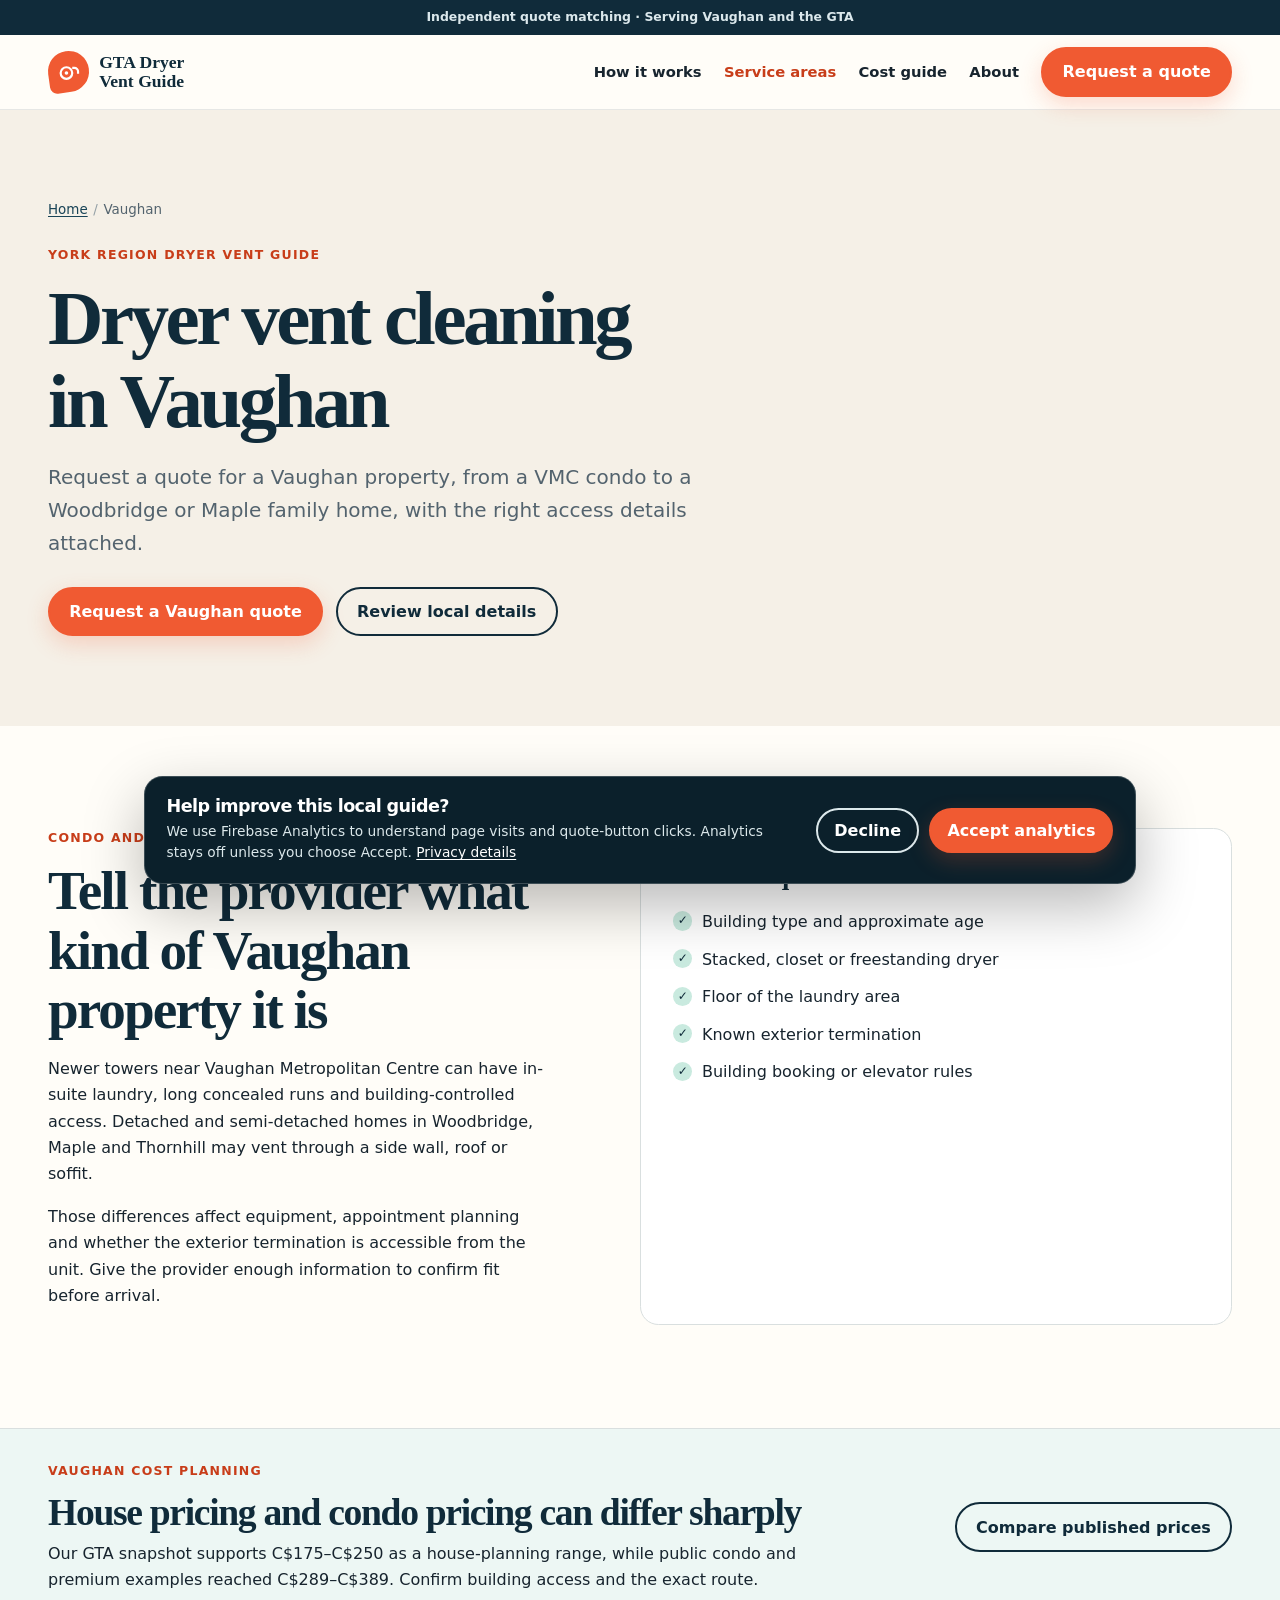
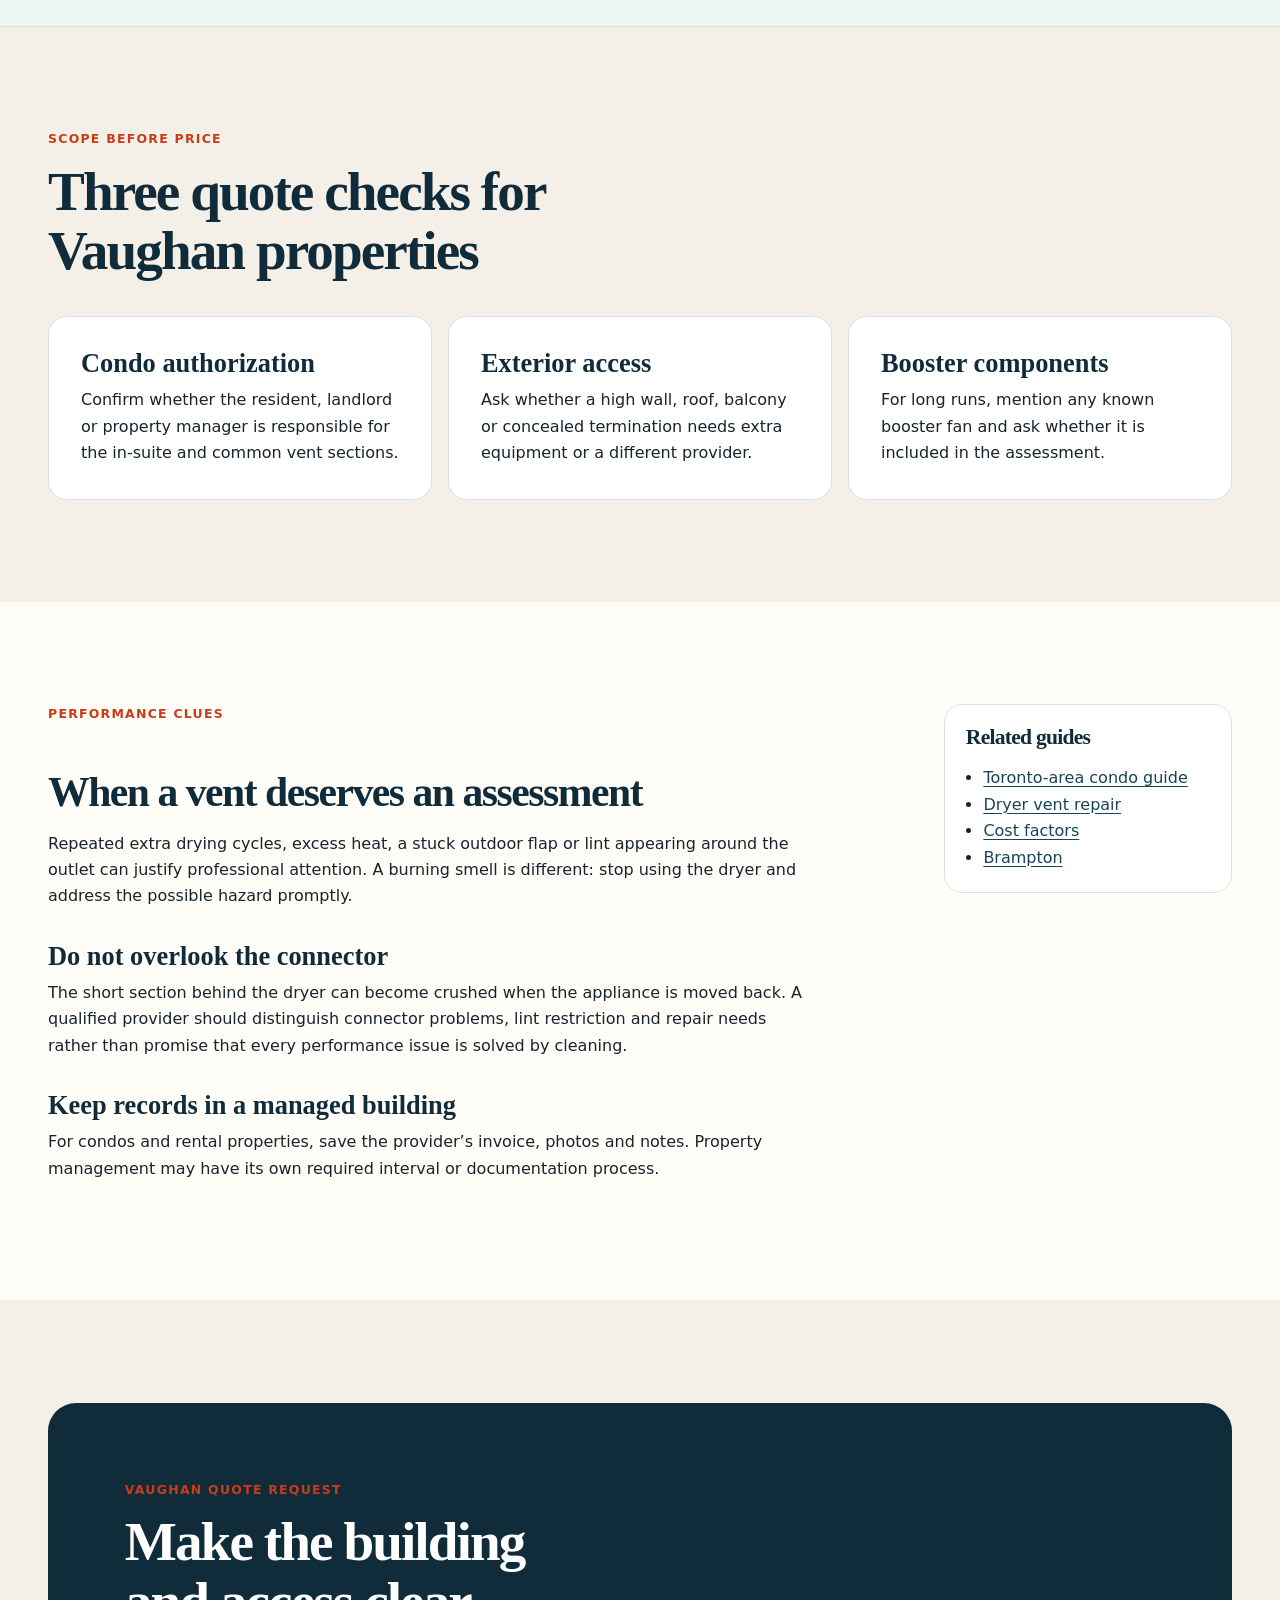
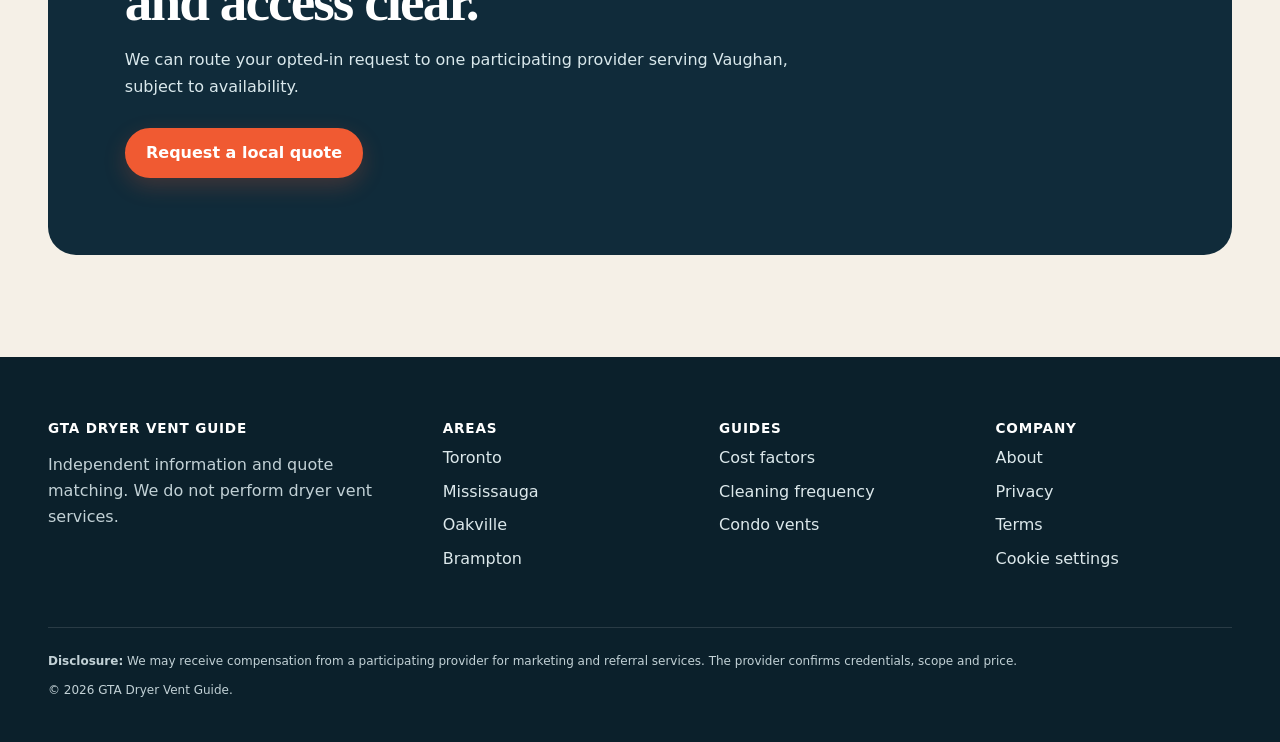
<file: areas/vaughan.html>
<!doctype html>
<html lang="en-CA"><head>
  <meta charset="utf-8"><meta name="viewport" content="width=device-width, initial-scale=1">
  <title>Dryer Vent Cleaning Vaughan | Request a Local Quote</title>
  <meta name="description" content="Request a dryer vent cleaning quote in Vaughan for a condo, townhome or house. Compare access, inspection and repair scope before booking.">
  <link rel="canonical" href="https://gtadryerventguide.ca/areas/vaughan.html"><meta name="robots" content="index,follow,max-image-preview:large">
  <meta property="og:title" content="Dryer Vent Cleaning Vaughan | Request a Local Quote"><meta property="og:description" content="Independent quote matching for dryer vent cleaning requests in Vaughan."><meta property="og:type" content="website"><meta property="og:url" content="https://gtadryerventguide.ca/areas/vaughan.html">
  <meta property="og:site_name" content="GTA Dryer Vent Guide"><meta property="og:image" content="https://gtadryerventguide.ca/og-social.png"><meta property="og:image:width" content="1731"><meta property="og:image:height" content="909"><meta property="og:image:alt" content="GTA Dryer Vent Guide — Toronto and GTA pricing and local quote guide"><meta name="twitter:card" content="summary_large_image"><meta name="twitter:image" content="https://gtadryerventguide.ca/og-social.png"><link rel="icon" href="/favicon.svg" type="image/svg+xml"><link rel="stylesheet" href="/styles.css">
  <script type="application/ld+json">{"@context":"https://schema.org","@graph":[{"@type":"WebPage","url":"https://gtadryerventguide.ca/areas/vaughan.html","name":"Dryer Vent Cleaning Vaughan | Request a Local Quote","description":"Local information and quote matching for dryer vent cleaning in Vaughan.","inLanguage":"en-CA","isPartOf":{"@id":"https://gtadryerventguide.ca/#website"}},{"@type":"BreadcrumbList","itemListElement":[{"@type":"ListItem","position":1,"name":"Home","item":"https://gtadryerventguide.ca/"},{"@type":"ListItem","position":2,"name":"Vaughan","item":"https://gtadryerventguide.ca/areas/vaughan.html"}]}]}</script>
</head><body>
  <a class="skip-link" href="#main">Skip to main content</a><div class="topbar">Independent quote matching · Serving Vaughan and the GTA</div>
  <header class="site-header"><div class="container nav-wrap"><a class="brand" href="/"><span class="brand-mark" aria-hidden="true"><svg viewBox="0 0 32 32" fill="none"><circle cx="13" cy="18" r="8" stroke="currentColor" stroke-width="3"/><circle cx="13" cy="18" r="2.5" fill="currentColor"/><path d="M21 11h3a5 5 0 0 1 5 5v3" stroke="currentColor" stroke-width="3"/></svg></span><span>GTA Dryer<br>Vent Guide</span></a><button class="menu-toggle" type="button" aria-expanded="false" aria-controls="primary-nav" data-menu-toggle><span class="visually-hidden">Open menu</span><svg viewBox="0 0 24 24" fill="none"><path d="M4 7h16M4 12h16M4 17h16" stroke="currentColor" stroke-width="2"/></svg></button><nav class="nav-links" id="primary-nav" data-nav-links><a href="/#how-it-works">How it works</a><a href="/#service-areas" aria-current="page">Service areas</a><a href="/guides/dryer-vent-cleaning-cost-toronto.html">Cost guide</a><a href="/about.html">About</a><a class="button" href="/#quote">Request a quote</a></nav></div></header>
  <main id="main">
    <section class="page-hero"><div class="container"><nav class="breadcrumb" aria-label="Breadcrumb"><ol><li><a href="/">Home</a></li><li aria-current="page">Vaughan</li></ol></nav><p class="eyebrow">York Region dryer vent guide</p><h1>Dryer vent cleaning in Vaughan</h1><p class="lead">Request a quote for a Vaughan property, from a VMC condo to a Woodbridge or Maple family home, with the right access details attached.</p><div class="hero-actions"><a class="button" href="/#quote">Request a Vaughan quote</a><a class="button button-secondary" href="#local-details">Review local details</a></div></div></section>
    <section class="section" id="local-details"><div class="container split"><div><p class="eyebrow">Condo and house routes differ</p><h2>Tell the provider what kind of Vaughan property it is</h2><p>Newer towers near Vaughan Metropolitan Centre can have in-suite laundry, long concealed runs and building-controlled access. Detached and semi-detached homes in Woodbridge, Maple and Thornhill may vent through a side wall, roof or soffit.</p><p>Those differences affect equipment, appointment planning and whether the exterior termination is accessible from the unit. Give the provider enough information to confirm fit before arrival.</p></div><div class="card"><h3>Useful request details</h3><ul class="check-list"><li>Building type and approximate age</li><li>Stacked, closet or freestanding dryer</li><li>Floor of the laundry area</li><li>Known exterior termination</li><li>Building booking or elevator rules</li></ul></div></div></section>
    <section class="cost-strip"><div class="container cost-strip-inner"><div><p class="eyebrow">Vaughan cost planning</p><h2>House pricing and condo pricing can differ sharply</h2><p>Our GTA snapshot supports C$175–C$250 as a house-planning range, while public condo and premium examples reached C$289–C$389. Confirm building access and the exact route.</p></div><a class="button button-secondary" href="/guides/dryer-vent-cleaning-cost-toronto.html">Compare published prices</a></div></section>
    <section class="section section-alt"><div class="container"><div class="section-heading"><p class="eyebrow">Scope before price</p><h2>Three quote checks for Vaughan properties</h2></div><div class="grid-3"><article class="card"><h3>Condo authorization</h3><p>Confirm whether the resident, landlord or property manager is responsible for the in-suite and common vent sections.</p></article><article class="card"><h3>Exterior access</h3><p>Ask whether a high wall, roof, balcony or concealed termination needs extra equipment or a different provider.</p></article><article class="card"><h3>Booster components</h3><p>For long runs, mention any known booster fan and ask whether it is included in the assessment.</p></article></div></div></section>
    <section class="section"><div class="container article-layout"><article class="article-content"><p class="eyebrow">Performance clues</p><h2>When a vent deserves an assessment</h2><p>Repeated extra drying cycles, excess heat, a stuck outdoor flap or lint appearing around the outlet can justify professional attention. A burning smell is different: stop using the dryer and address the possible hazard promptly.</p><h3>Do not overlook the connector</h3><p>The short section behind the dryer can become crushed when the appliance is moved back. A qualified provider should distinguish connector problems, lint restriction and repair needs rather than promise that every performance issue is solved by cleaning.</p><h3>Keep records in a managed building</h3><p>For condos and rental properties, save the provider’s invoice, photos and notes. Property management may have its own required interval or documentation process.</p></article><aside class="aside-card"><h2>Related guides</h2><ul><li><a href="/services/condo-dryer-vent-cleaning.html">Toronto-area condo guide</a></li><li><a href="/services/dryer-vent-repair.html">Dryer vent repair</a></li><li><a href="/guides/dryer-vent-cleaning-cost-toronto.html">Cost factors</a></li><li><a href="/areas/brampton.html">Brampton</a></li></ul></aside></div></section>
    <section class="section section-alt"><div class="container"><div class="cta-band"><p class="eyebrow">Vaughan quote request</p><h2>Make the building and access clear.</h2><p>We can route your opted-in request to one participating provider serving Vaughan, subject to availability.</p><a class="button" href="/#quote">Request a local quote</a></div></div></section>
  </main>
  <footer class="site-footer"><div class="container"><div class="footer-grid"><div class="footer-brand"><h2>GTA Dryer Vent Guide</h2><p>Independent information and quote matching. We do not perform dryer vent services.</p></div><div><h3>Areas</h3><ul class="footer-links"><li><a href="/">Toronto</a></li><li><a href="/areas/mississauga.html">Mississauga</a></li><li><a href="/areas/oakville.html">Oakville</a></li><li><a href="/areas/brampton.html">Brampton</a></li></ul></div><div><h3>Guides</h3><ul class="footer-links"><li><a href="/guides/dryer-vent-cleaning-cost-toronto.html">Cost factors</a></li><li><a href="/guides/how-often-clean-dryer-vent.html">Cleaning frequency</a></li><li><a href="/services/condo-dryer-vent-cleaning.html">Condo vents</a></li></ul></div><div><h3>Company</h3><ul class="footer-links"><li><a href="/about.html">About</a></li><li><a href="/privacy.html">Privacy</a></li><li><a href="/terms.html">Terms</a></li></ul></div></div><div class="footer-bottom"><p><strong>Disclosure:</strong> We may receive compensation from a participating provider for marketing and referral services. The provider confirms credentials, scope and price.</p><p>© <span data-current-year>2026</span> GTA Dryer Vent Guide.</p></div></div></footer>
  <div class="mobile-cta"><a class="button" href="/#quote">Request a Vaughan quote</a></div><script src="/script.js" defer></script><script type="module" src="/analytics.js"></script>
</body></html>
</file>
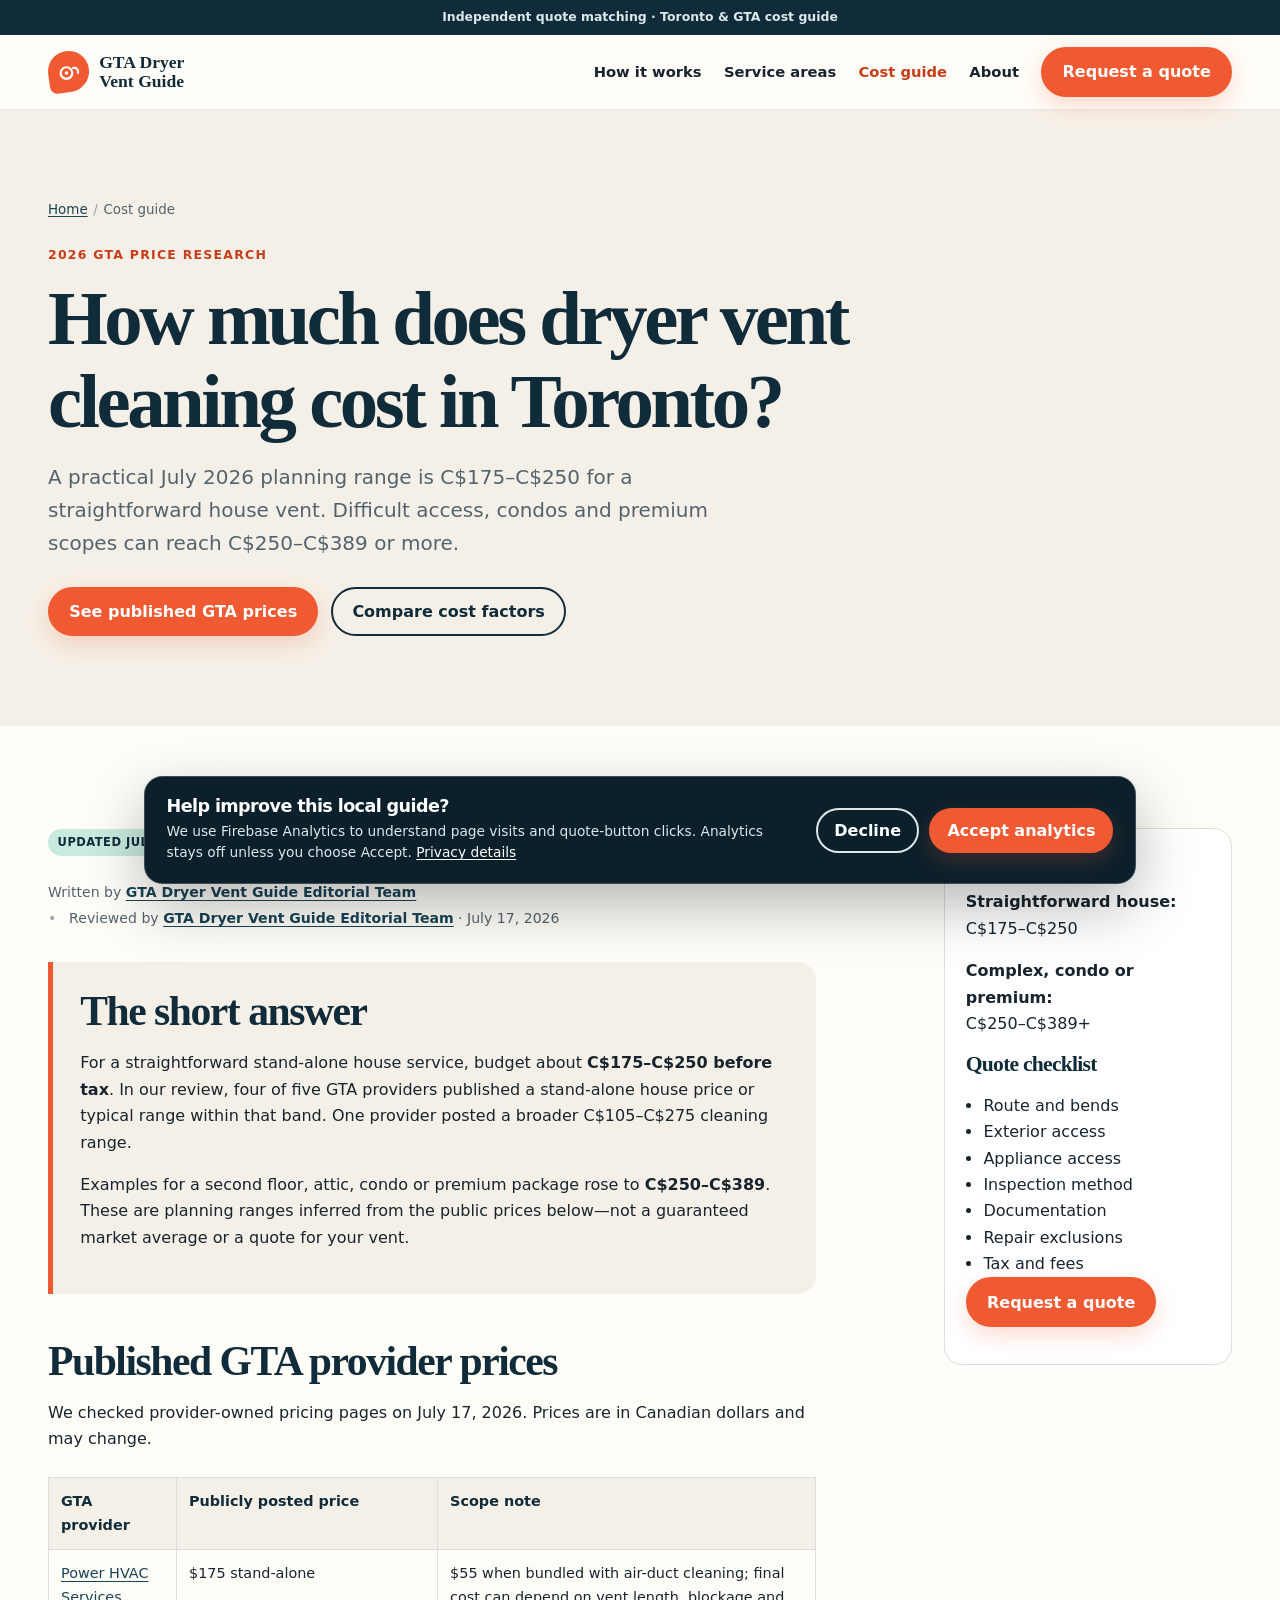
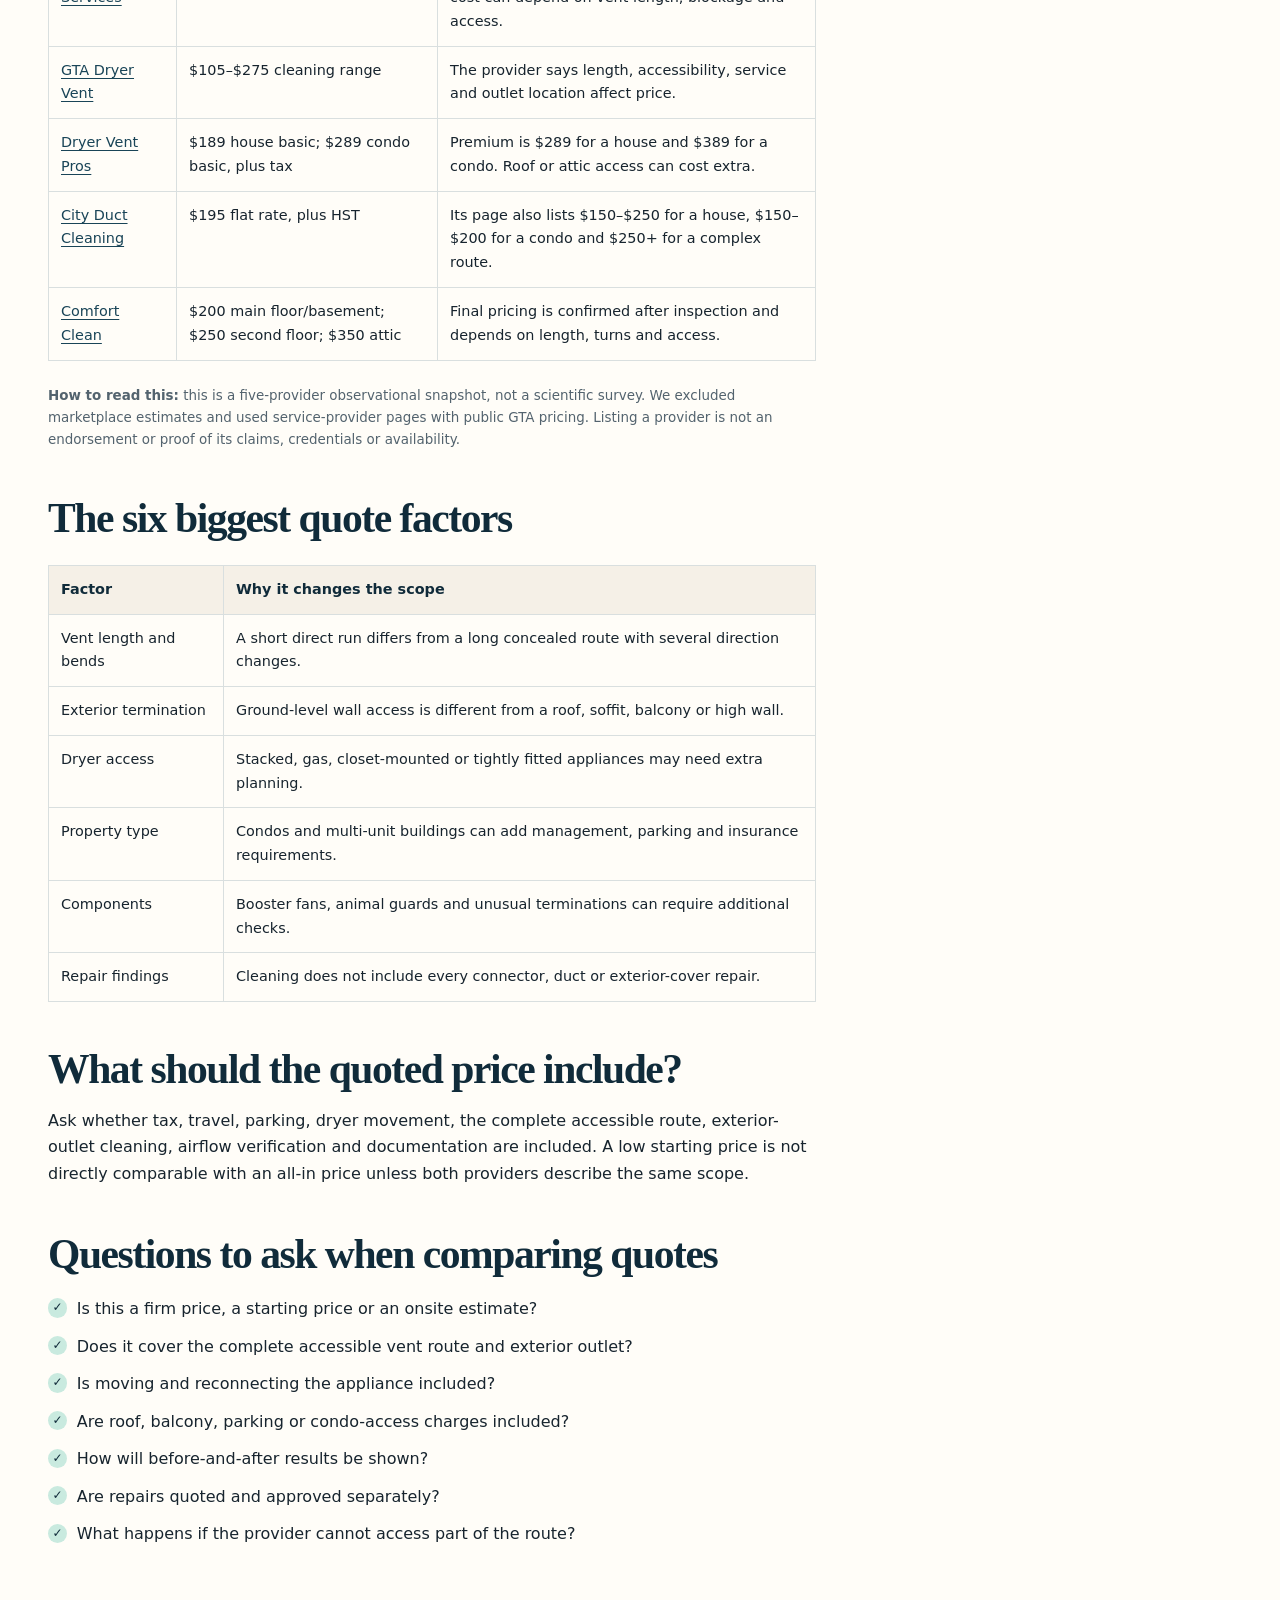
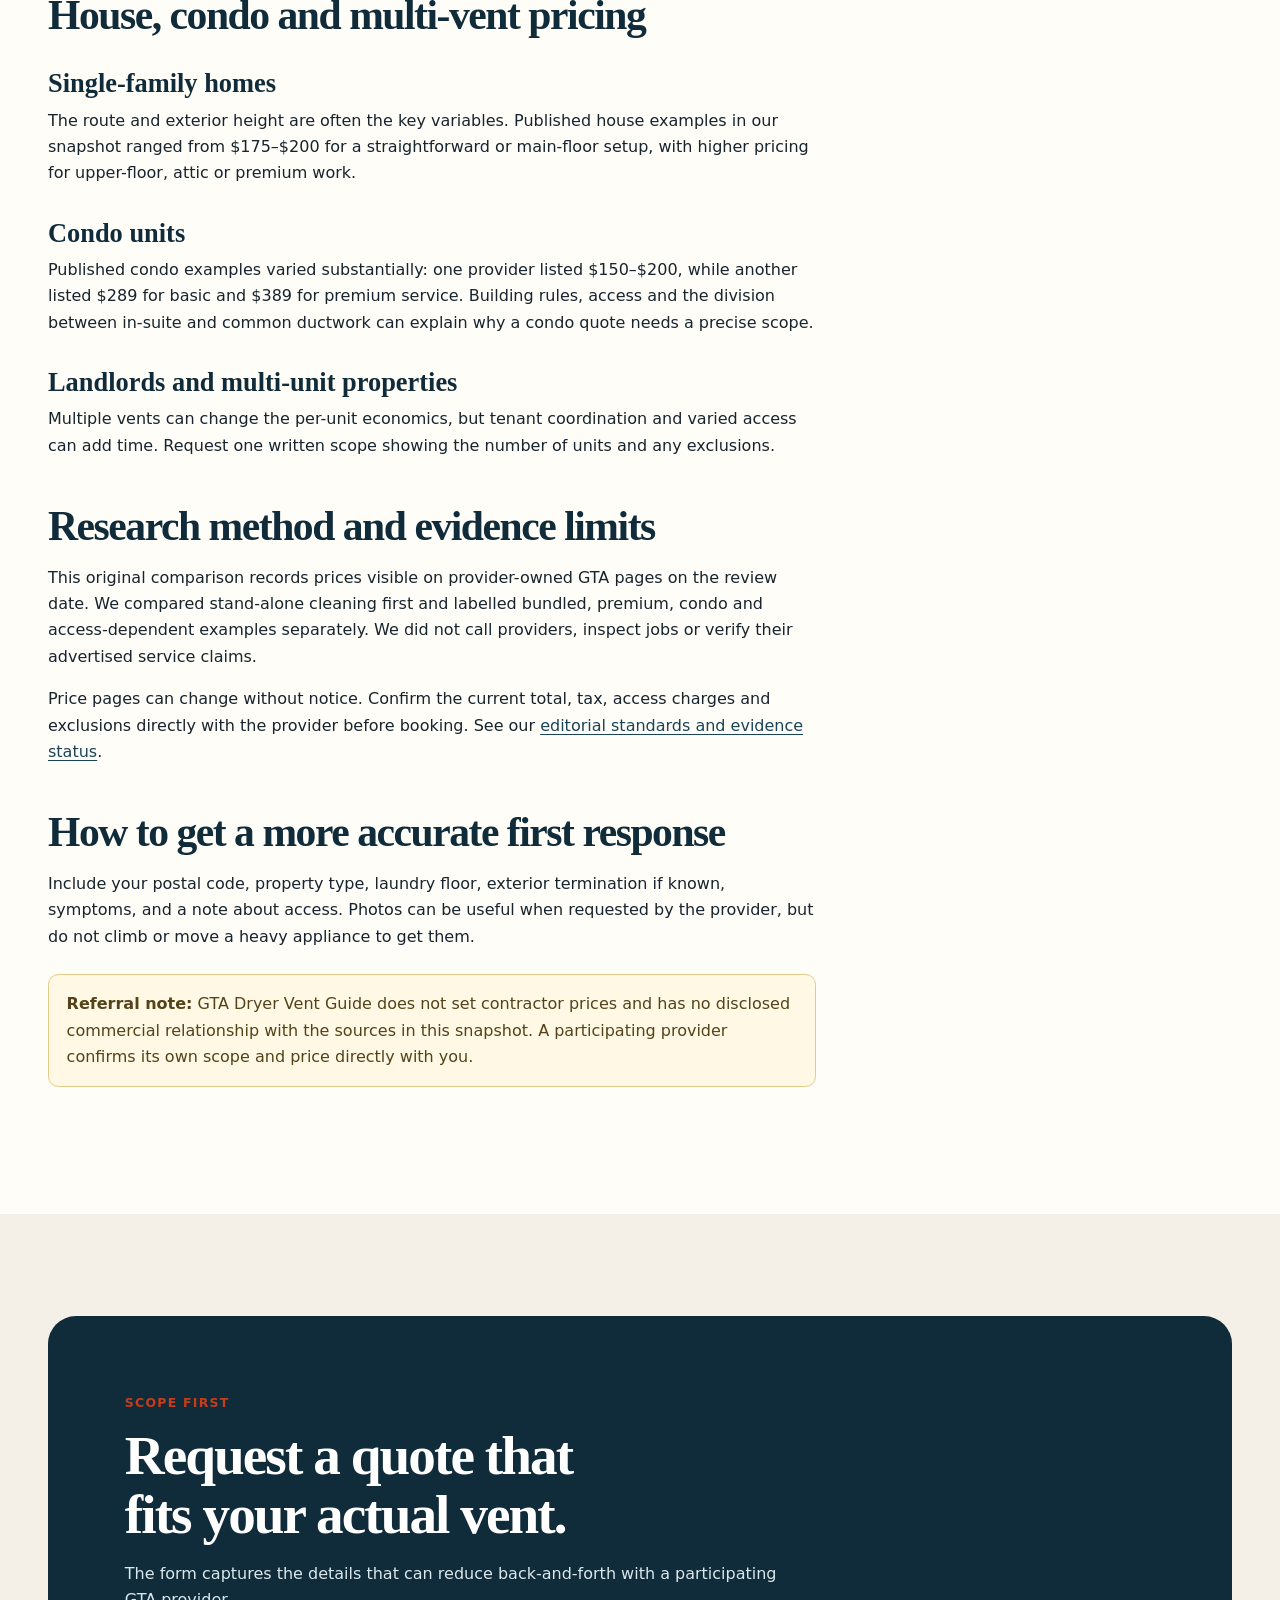
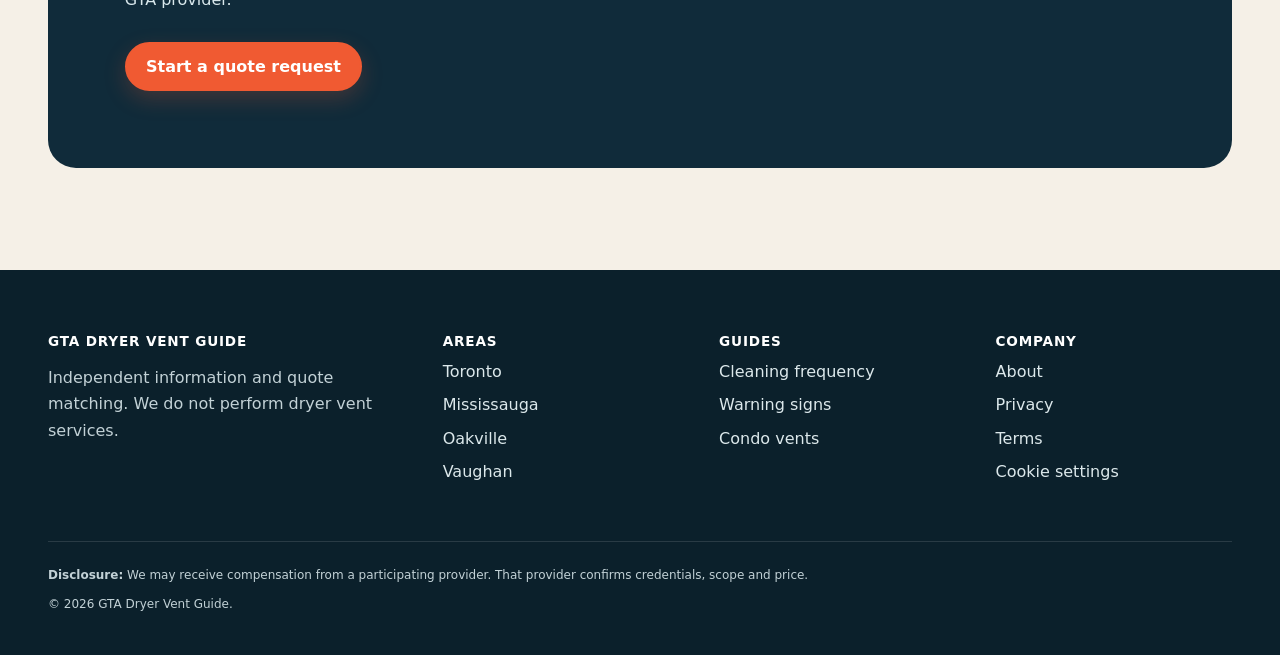
<file: guides/dryer-vent-cleaning-cost-toronto.html>
<!doctype html>
<html lang="en-CA"><head>
  <meta charset="utf-8"><meta name="viewport" content="width=device-width, initial-scale=1">
  <title>Dryer Vent Cleaning Cost Toronto | 2026 GTA Prices</title>
  <meta name="description" content="Toronto dryer vent cleaning commonly costs C$175–C$250 for a straightforward house. See July 2026 GTA provider prices, condo costs and quote factors.">
  <link rel="canonical" href="https://gtadryerventguide.ca/guides/dryer-vent-cleaning-cost-toronto.html"><meta name="robots" content="index,follow,max-image-preview:large">
  <meta property="og:title" content="Dryer Vent Cleaning Cost Toronto | 2026 GTA Prices"><meta property="og:description" content="A dated comparison of publicly posted GTA dryer vent cleaning prices and the scope behind them."><meta property="og:type" content="article"><meta property="og:url" content="https://gtadryerventguide.ca/guides/dryer-vent-cleaning-cost-toronto.html">
  <meta property="og:site_name" content="GTA Dryer Vent Guide"><meta property="og:image" content="https://gtadryerventguide.ca/og-social.png"><meta property="og:image:width" content="1731"><meta property="og:image:height" content="909"><meta property="og:image:alt" content="GTA Dryer Vent Guide — Toronto and GTA pricing and local quote guide"><meta name="twitter:card" content="summary_large_image"><meta name="twitter:image" content="https://gtadryerventguide.ca/og-social.png"><link rel="icon" href="/favicon.svg" type="image/svg+xml"><link rel="stylesheet" href="/styles.css">
  <script type="application/ld+json">{"@context":"https://schema.org","@graph":[{"@type":"Article","headline":"Dryer Vent Cleaning Cost in Toronto: 2026 GTA Price Research","description":"A dated comparison of publicly posted GTA dryer vent cleaning prices, condo costs and quote factors.","datePublished":"2026-07-16","dateModified":"2026-07-17","author":{"@type":"Organization","name":"GTA Dryer Vent Guide Editorial Team","url":"https://gtadryerventguide.ca/about.html#editorial-team"},"publisher":{"@id":"https://gtadryerventguide.ca/#organization"},"mainEntityOfPage":"https://gtadryerventguide.ca/guides/dryer-vent-cleaning-cost-toronto.html","inLanguage":"en-CA","image":{"@type":"ImageObject","url":"https://gtadryerventguide.ca/og-social.png","width":1731,"height":909},"citation":["https://www.gtadryervent.com/","https://dryerventpros.ca/dryer-vent-cleaning-prices/","https://comfortclean.com/dryer-vent-cleaning/","https://www.cityductcleaning.com/dryer-duct-cleaning/","https://powerhvacgta.ca/products/residential-dryer-vent-cleaning-toronto"]},{"@type":"BreadcrumbList","itemListElement":[{"@type":"ListItem","position":1,"name":"Home","item":"https://gtadryerventguide.ca/"},{"@type":"ListItem","position":2,"name":"Dryer vent cleaning cost","item":"https://gtadryerventguide.ca/guides/dryer-vent-cleaning-cost-toronto.html"}]}]}</script>
</head><body>
  <a class="skip-link" href="#main">Skip to main content</a><div class="topbar">Independent quote matching · Toronto &amp; GTA cost guide</div>
  <header class="site-header"><div class="container nav-wrap"><a class="brand" href="/"><span class="brand-mark" aria-hidden="true"><svg viewBox="0 0 32 32" fill="none"><circle cx="13" cy="18" r="8" stroke="currentColor" stroke-width="3"/><circle cx="13" cy="18" r="2.5" fill="currentColor"/><path d="M21 11h3a5 5 0 0 1 5 5v3" stroke="currentColor" stroke-width="3"/></svg></span><span>GTA Dryer<br>Vent Guide</span></a><button class="menu-toggle" type="button" aria-expanded="false" aria-controls="primary-nav" data-menu-toggle><span class="visually-hidden">Open menu</span><svg viewBox="0 0 24 24" fill="none"><path d="M4 7h16M4 12h16M4 17h16" stroke="currentColor" stroke-width="2"/></svg></button><nav class="nav-links" id="primary-nav" data-nav-links><a href="/#how-it-works">How it works</a><a href="/#service-areas">Service areas</a><a href="/guides/dryer-vent-cleaning-cost-toronto.html" aria-current="page">Cost guide</a><a href="/about.html">About</a><a class="button" href="/#quote">Request a quote</a></nav></div></header>
  <main id="main">
    <section class="page-hero"><div class="container"><nav class="breadcrumb" aria-label="Breadcrumb"><ol><li><a href="/">Home</a></li><li aria-current="page">Cost guide</li></ol></nav><p class="eyebrow">2026 GTA price research</p><h1>How much does dryer vent cleaning cost in Toronto?</h1><p class="lead">A practical July 2026 planning range is C$175–C$250 for a straightforward house vent. Difficult access, condos and premium scopes can reach C$250–C$389 or more.</p><div class="hero-actions"><a class="button" href="#published-prices">See published GTA prices</a><a class="button button-secondary" href="#factors">Compare cost factors</a></div></div></section>
    <section class="section"><div class="container article-layout"><article class="article-content"><p class="tag">Updated July 17, 2026</p><p class="article-meta"><span>Written by <a href="/about.html#editorial-team" rel="author">GTA Dryer Vent Guide Editorial Team</a></span><span>Reviewed by <a href="/about.html#editorial-team">GTA Dryer Vent Guide Editorial Team</a> · July 17, 2026</span></p><div class="research-summary"><h2>The short answer</h2><p>For a straightforward stand-alone house service, budget about <strong>C$175–C$250 before tax</strong>. In our review, four of five GTA providers published a stand-alone house price or typical range within that band. One provider posted a broader C$105–C$275 cleaning range.</p><p>Examples for a second floor, attic, condo or premium package rose to <strong>C$250–C$389</strong>. These are planning ranges inferred from the public prices below—not a guaranteed market average or a quote for your vent.</p></div><h2 id="published-prices">Published GTA provider prices</h2><p>We checked provider-owned pricing pages on July 17, 2026. Prices are in Canadian dollars and may change.</p><table><thead><tr><th>GTA provider</th><th>Publicly posted price</th><th>Scope note</th></tr></thead><tbody><tr><td><a href="https://powerhvacgta.ca/products/residential-dryer-vent-cleaning-toronto" rel="noopener noreferrer">Power HVAC Services</a></td><td>$175 stand-alone</td><td>$55 when bundled with air-duct cleaning; final cost can depend on vent length, blockage and access.</td></tr><tr><td><a href="https://www.gtadryervent.com/" rel="noopener noreferrer">GTA Dryer Vent</a></td><td>$105–$275 cleaning range</td><td>The provider says length, accessibility, service and outlet location affect price.</td></tr><tr><td><a href="https://dryerventpros.ca/dryer-vent-cleaning-prices/" rel="noopener noreferrer">Dryer Vent Pros</a></td><td>$189 house basic; $289 condo basic, plus tax</td><td>Premium is $289 for a house and $389 for a condo. Roof or attic access can cost extra.</td></tr><tr><td><a href="https://www.cityductcleaning.com/dryer-duct-cleaning/" rel="noopener noreferrer">City Duct Cleaning</a></td><td>$195 flat rate, plus HST</td><td>Its page also lists $150–$250 for a house, $150–$200 for a condo and $250+ for a complex route.</td></tr><tr><td><a href="https://comfortclean.com/dryer-vent-cleaning/" rel="noopener noreferrer">Comfort Clean</a></td><td>$200 main floor/basement; $250 second floor; $350 attic</td><td>Final pricing is confirmed after inspection and depends on length, turns and access.</td></tr></tbody></table><p class="source-note"><strong>How to read this:</strong> this is a five-provider observational snapshot, not a scientific survey. We excluded marketplace estimates and used service-provider pages with public GTA pricing. Listing a provider is not an endorsement or proof of its claims, credentials or availability.</p><h2 id="factors">The six biggest quote factors</h2><table><thead><tr><th>Factor</th><th>Why it changes the scope</th></tr></thead><tbody><tr><td>Vent length and bends</td><td>A short direct run differs from a long concealed route with several direction changes.</td></tr><tr><td>Exterior termination</td><td>Ground-level wall access is different from a roof, soffit, balcony or high wall.</td></tr><tr><td>Dryer access</td><td>Stacked, gas, closet-mounted or tightly fitted appliances may need extra planning.</td></tr><tr><td>Property type</td><td>Condos and multi-unit buildings can add management, parking and insurance requirements.</td></tr><tr><td>Components</td><td>Booster fans, animal guards and unusual terminations can require additional checks.</td></tr><tr><td>Repair findings</td><td>Cleaning does not include every connector, duct or exterior-cover repair.</td></tr></tbody></table><h2>What should the quoted price include?</h2><p>Ask whether tax, travel, parking, dryer movement, the complete accessible route, exterior-outlet cleaning, airflow verification and documentation are included. A low starting price is not directly comparable with an all-in price unless both providers describe the same scope.</p><h2>Questions to ask when comparing quotes</h2><ul class="check-list"><li>Is this a firm price, a starting price or an onsite estimate?</li><li>Does it cover the complete accessible vent route and exterior outlet?</li><li>Is moving and reconnecting the appliance included?</li><li>Are roof, balcony, parking or condo-access charges included?</li><li>How will before-and-after results be shown?</li><li>Are repairs quoted and approved separately?</li><li>What happens if the provider cannot access part of the route?</li></ul><h2>House, condo and multi-vent pricing</h2><h3>Single-family homes</h3><p>The route and exterior height are often the key variables. Published house examples in our snapshot ranged from $175–$200 for a straightforward or main-floor setup, with higher pricing for upper-floor, attic or premium work.</p><h3>Condo units</h3><p>Published condo examples varied substantially: one provider listed $150–$200, while another listed $289 for basic and $389 for premium service. Building rules, access and the division between in-suite and common ductwork can explain why a condo quote needs a precise scope.</p><h3>Landlords and multi-unit properties</h3><p>Multiple vents can change the per-unit economics, but tenant coordination and varied access can add time. Request one written scope showing the number of units and any exclusions.</p><h2>Research method and evidence limits</h2><p>This original comparison records prices visible on provider-owned GTA pages on the review date. We compared stand-alone cleaning first and labelled bundled, premium, condo and access-dependent examples separately. We did not call providers, inspect jobs or verify their advertised service claims.</p><p>Price pages can change without notice. Confirm the current total, tax, access charges and exclusions directly with the provider before booking. See our <a href="/about.html#editorial-team">editorial standards and evidence status</a>.</p><h2>How to get a more accurate first response</h2><p>Include your postal code, property type, laundry floor, exterior termination if known, symptoms, and a note about access. Photos can be useful when requested by the provider, but do not climb or move a heavy appliance to get them.</p><div class="notice"><strong>Referral note:</strong> GTA Dryer Vent Guide does not set contractor prices and has no disclosed commercial relationship with the sources in this snapshot. A participating provider confirms its own scope and price directly with you.</div></article><aside class="aside-card"><h2>Planning range</h2><p><strong>Straightforward house:</strong><br>C$175–C$250</p><p><strong>Complex, condo or premium:</strong><br>C$250–C$389+</p><h2>Quote checklist</h2><ul><li>Route and bends</li><li>Exterior access</li><li>Appliance access</li><li>Inspection method</li><li>Documentation</li><li>Repair exclusions</li><li>Tax and fees</li></ul><p><a class="button" href="/#quote">Request a quote</a></p></aside></div></section>
    <section class="section section-alt"><div class="container"><div class="cta-band"><p class="eyebrow">Scope first</p><h2>Request a quote that fits your actual vent.</h2><p>The form captures the details that can reduce back-and-forth with a participating GTA provider.</p><a class="button" href="/#quote">Start a quote request</a></div></div></section>
  </main>
  <footer class="site-footer"><div class="container"><div class="footer-grid"><div class="footer-brand"><h2>GTA Dryer Vent Guide</h2><p>Independent information and quote matching. We do not perform dryer vent services.</p></div><div><h3>Areas</h3><ul class="footer-links"><li><a href="/">Toronto</a></li><li><a href="/areas/mississauga.html">Mississauga</a></li><li><a href="/areas/oakville.html">Oakville</a></li><li><a href="/areas/vaughan.html">Vaughan</a></li></ul></div><div><h3>Guides</h3><ul class="footer-links"><li><a href="/guides/how-often-clean-dryer-vent.html">Cleaning frequency</a></li><li><a href="/guides/signs-dryer-vent-needs-cleaning.html">Warning signs</a></li><li><a href="/services/condo-dryer-vent-cleaning.html">Condo vents</a></li></ul></div><div><h3>Company</h3><ul class="footer-links"><li><a href="/about.html">About</a></li><li><a href="/privacy.html">Privacy</a></li><li><a href="/terms.html">Terms</a></li></ul></div></div><div class="footer-bottom"><p><strong>Disclosure:</strong> We may receive compensation from a participating provider. That provider confirms credentials, scope and price.</p><p>© <span data-current-year>2026</span> GTA Dryer Vent Guide.</p></div></div></footer>
  <div class="mobile-cta"><a class="button" href="/#quote">Request a scoped quote</a></div><script src="/script.js" defer></script><script type="module" src="/analytics.js"></script>
</body></html>
</file>
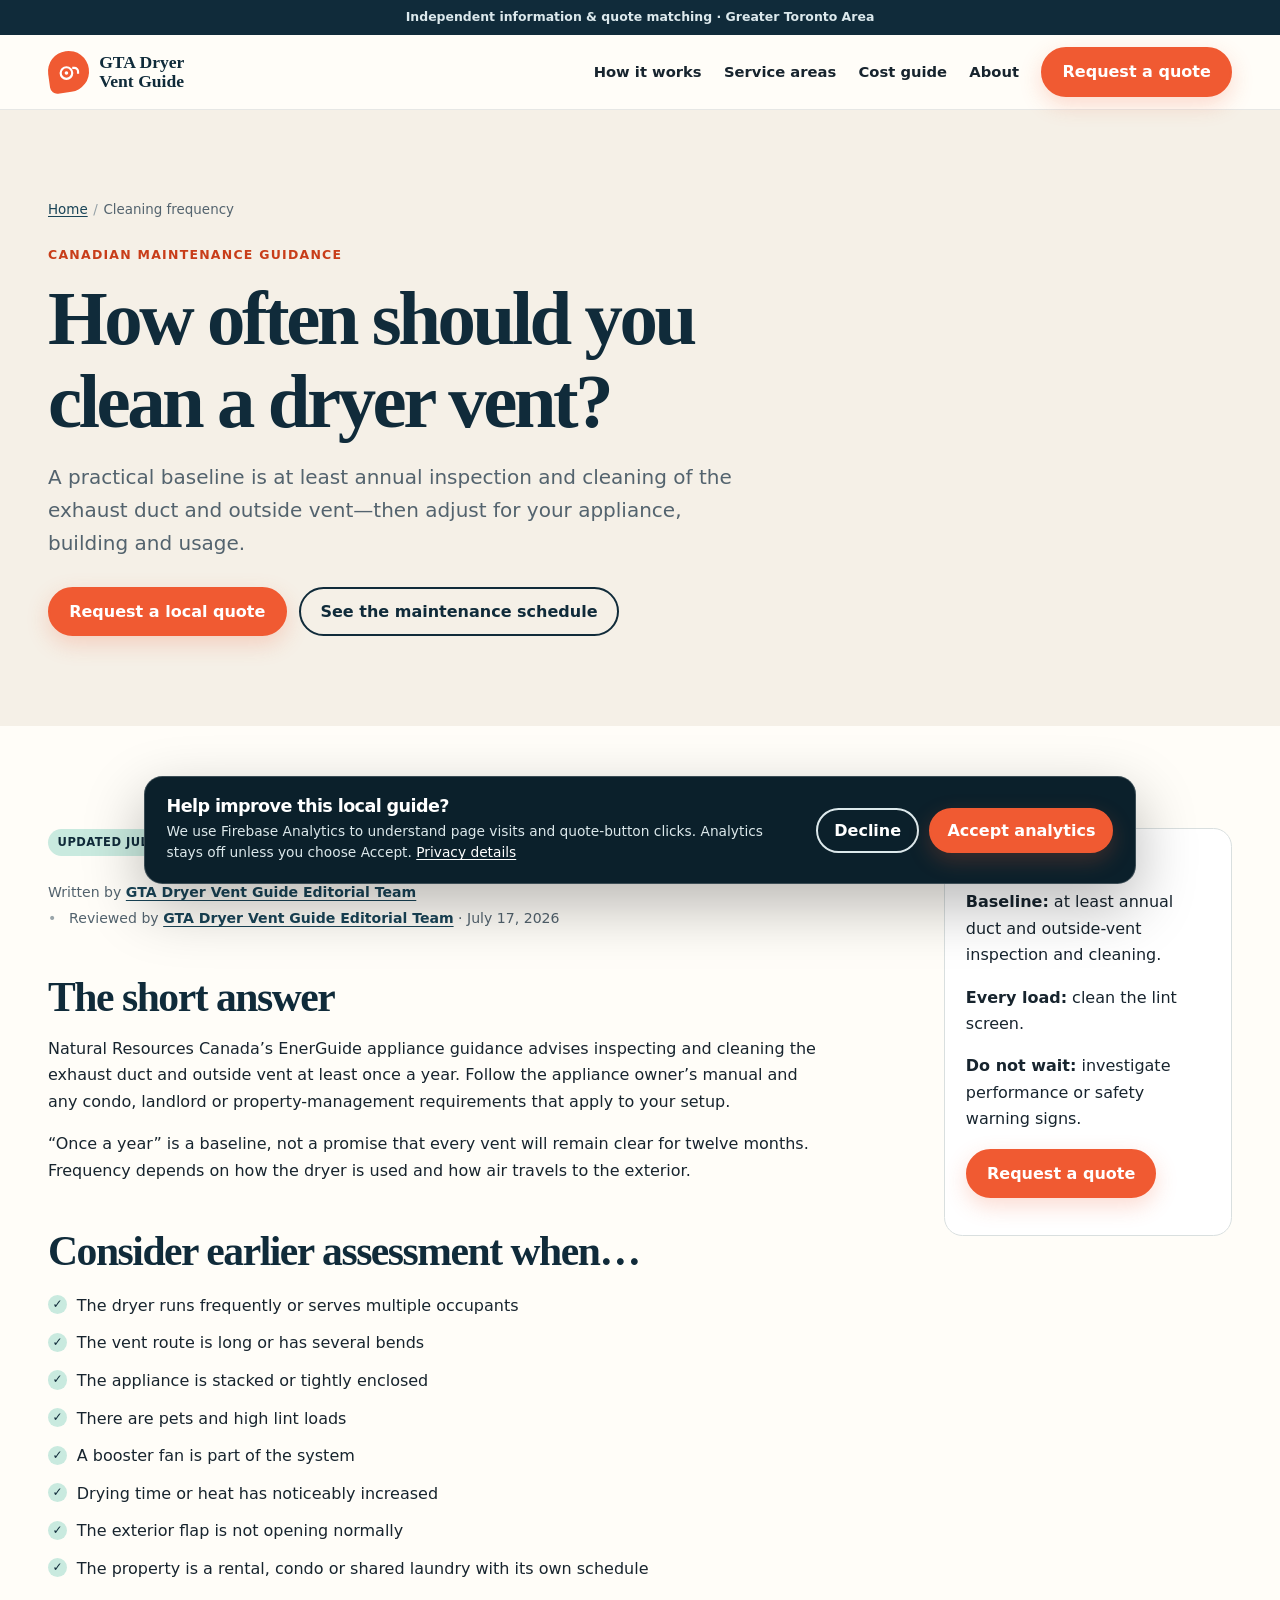
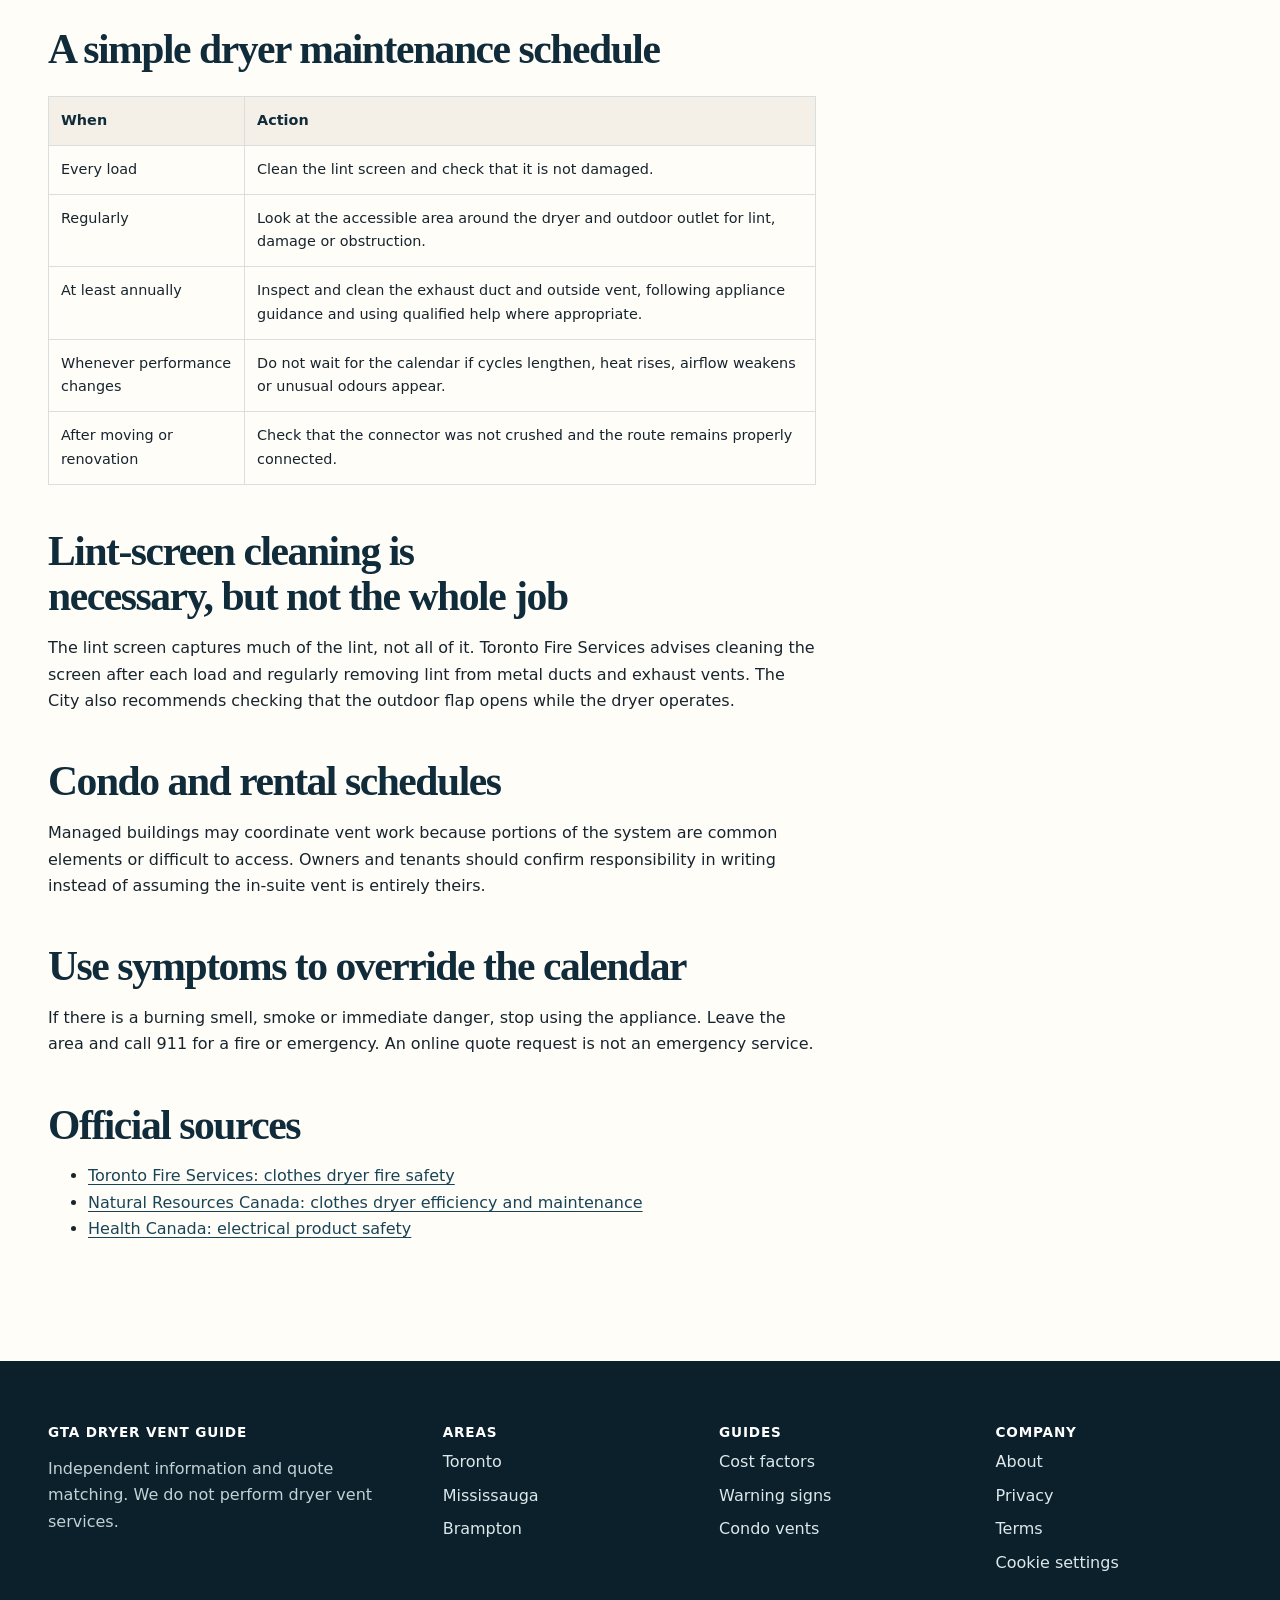
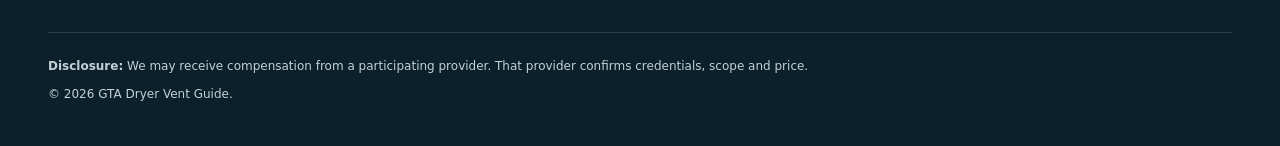
<file: guides/how-often-clean-dryer-vent.html>
<!doctype html>
<html lang="en-CA"><head>
  <meta charset="utf-8"><meta name="viewport" content="width=device-width, initial-scale=1">
  <title>How Often Should You Clean a Dryer Vent? | GTA Guide</title>
  <meta name="description" content="How often should a dryer vent be cleaned? See Canadian guidance, factors that can justify earlier inspection and a simple home maintenance schedule.">
  <link rel="canonical" href="https://gtadryerventguide.ca/guides/how-often-clean-dryer-vent.html"><meta name="robots" content="index,follow,max-image-preview:large">
  <meta property="og:title" content="How Often Should You Clean a Dryer Vent? | GTA Guide"><meta property="og:description" content="Canadian guidance and a practical dryer maintenance schedule."><meta property="og:type" content="article"><meta property="og:url" content="https://gtadryerventguide.ca/guides/how-often-clean-dryer-vent.html">
  <meta property="og:site_name" content="GTA Dryer Vent Guide"><meta property="og:image" content="https://gtadryerventguide.ca/og-social.png"><meta property="og:image:width" content="1731"><meta property="og:image:height" content="909"><meta property="og:image:alt" content="GTA Dryer Vent Guide — Toronto and GTA pricing and local quote guide"><meta name="twitter:card" content="summary_large_image"><meta name="twitter:image" content="https://gtadryerventguide.ca/og-social.png"><link rel="icon" href="/favicon.svg" type="image/svg+xml"><link rel="stylesheet" href="/styles.css">
  <script type="application/ld+json">{"@context":"https://schema.org","@graph":[{"@type":"Article","headline":"How Often Should You Clean a Dryer Vent?","description":"Canadian guidance and practical factors for dryer vent inspection and cleaning frequency.","datePublished":"2026-07-16","dateModified":"2026-07-17","author":{"@type":"Organization","name":"GTA Dryer Vent Guide Editorial Team","url":"https://gtadryerventguide.ca/about.html#editorial-team"},"publisher":{"@id":"https://gtadryerventguide.ca/#organization"},"mainEntityOfPage":"https://gtadryerventguide.ca/guides/how-often-clean-dryer-vent.html","inLanguage":"en-CA","image":{"@type":"ImageObject","url":"https://gtadryerventguide.ca/og-social.png","width":1731,"height":909}},{"@type":"BreadcrumbList","itemListElement":[{"@type":"ListItem","position":1,"name":"Home","item":"https://gtadryerventguide.ca/"},{"@type":"ListItem","position":2,"name":"How often to clean a dryer vent","item":"https://gtadryerventguide.ca/guides/how-often-clean-dryer-vent.html"}]}]}</script>
</head><body>
  <a class="skip-link" href="#main">Skip to main content</a><div class="topbar">Independent information &amp; quote matching · Greater Toronto Area</div>
  <header class="site-header"><div class="container nav-wrap"><a class="brand" href="/"><span class="brand-mark" aria-hidden="true"><svg viewBox="0 0 32 32" fill="none"><circle cx="13" cy="18" r="8" stroke="currentColor" stroke-width="3"/><circle cx="13" cy="18" r="2.5" fill="currentColor"/><path d="M21 11h3a5 5 0 0 1 5 5v3" stroke="currentColor" stroke-width="3"/></svg></span><span>GTA Dryer<br>Vent Guide</span></a><button class="menu-toggle" type="button" aria-expanded="false" aria-controls="primary-nav" data-menu-toggle><span class="visually-hidden">Open menu</span><svg viewBox="0 0 24 24" fill="none"><path d="M4 7h16M4 12h16M4 17h16" stroke="currentColor" stroke-width="2"/></svg></button><nav class="nav-links" id="primary-nav" data-nav-links><a href="/#how-it-works">How it works</a><a href="/#service-areas">Service areas</a><a href="/guides/dryer-vent-cleaning-cost-toronto.html">Cost guide</a><a href="/about.html">About</a><a class="button" href="/#quote">Request a quote</a></nav></div></header>
  <main id="main">
    <section class="page-hero"><div class="container"><nav class="breadcrumb" aria-label="Breadcrumb"><ol><li><a href="/">Home</a></li><li aria-current="page">Cleaning frequency</li></ol></nav><p class="eyebrow">Canadian maintenance guidance</p><h1>How often should you clean a dryer vent?</h1><p class="lead">A practical baseline is at least annual inspection and cleaning of the exhaust duct and outside vent—then adjust for your appliance, building and usage.</p><div class="hero-actions"><a class="button" href="/#quote">Request a local quote</a><a class="button button-secondary" href="#schedule">See the maintenance schedule</a></div></div></section>
    <section class="section"><div class="container article-layout"><article class="article-content"><p class="tag">Updated July 17, 2026</p><p class="article-meta"><span>Written by <a href="/about.html#editorial-team" rel="author">GTA Dryer Vent Guide Editorial Team</a></span><span>Reviewed by <a href="/about.html#editorial-team">GTA Dryer Vent Guide Editorial Team</a> · July 17, 2026</span></p><h2>The short answer</h2><p>Natural Resources Canada’s EnerGuide appliance guidance advises inspecting and cleaning the exhaust duct and outside vent at least once a year. Follow the appliance owner’s manual and any condo, landlord or property-management requirements that apply to your setup.</p><p>“Once a year” is a baseline, not a promise that every vent will remain clear for twelve months. Frequency depends on how the dryer is used and how air travels to the exterior.</p><h2>Consider earlier assessment when…</h2><ul class="check-list"><li>The dryer runs frequently or serves multiple occupants</li><li>The vent route is long or has several bends</li><li>The appliance is stacked or tightly enclosed</li><li>There are pets and high lint loads</li><li>A booster fan is part of the system</li><li>Drying time or heat has noticeably increased</li><li>The exterior flap is not opening normally</li><li>The property is a rental, condo or shared laundry with its own schedule</li></ul><h2 id="schedule">A simple dryer maintenance schedule</h2><table><thead><tr><th>When</th><th>Action</th></tr></thead><tbody><tr><td>Every load</td><td>Clean the lint screen and check that it is not damaged.</td></tr><tr><td>Regularly</td><td>Look at the accessible area around the dryer and outdoor outlet for lint, damage or obstruction.</td></tr><tr><td>At least annually</td><td>Inspect and clean the exhaust duct and outside vent, following appliance guidance and using qualified help where appropriate.</td></tr><tr><td>Whenever performance changes</td><td>Do not wait for the calendar if cycles lengthen, heat rises, airflow weakens or unusual odours appear.</td></tr><tr><td>After moving or renovation</td><td>Check that the connector was not crushed and the route remains properly connected.</td></tr></tbody></table><h2>Lint-screen cleaning is necessary, but not the whole job</h2><p>The lint screen captures much of the lint, not all of it. Toronto Fire Services advises cleaning the screen after each load and regularly removing lint from metal ducts and exhaust vents. The City also recommends checking that the outdoor flap opens while the dryer operates.</p><h2>Condo and rental schedules</h2><p>Managed buildings may coordinate vent work because portions of the system are common elements or difficult to access. Owners and tenants should confirm responsibility in writing instead of assuming the in-suite vent is entirely theirs.</p><h2>Use symptoms to override the calendar</h2><p>If there is a burning smell, smoke or immediate danger, stop using the appliance. Leave the area and call 911 for a fire or emergency. An online quote request is not an emergency service.</p><h2>Official sources</h2><ul><li><a href="https://www.toronto.ca/community-people/public-safety-alerts/safety-tips-prevention/home-high-rise-school-workplace-safety/clothes-dryers-fire-safety/" rel="noopener">Toronto Fire Services: clothes dryer fire safety</a></li><li><a href="https://natural-resources.canada.ca/energy-efficiency/energy-star/products/list-certified-products/clothes-dryers" rel="noopener">Natural Resources Canada: clothes dryer efficiency and maintenance</a></li><li><a href="https://www.canada.ca/en/health-canada/services/home-safety/electrical-products.html" rel="noopener">Health Canada: electrical product safety</a></li></ul></article><aside class="aside-card"><h2>At a glance</h2><p><strong>Baseline:</strong> at least annual duct and outside-vent inspection and cleaning.</p><p><strong>Every load:</strong> clean the lint screen.</p><p><strong>Do not wait:</strong> investigate performance or safety warning signs.</p><p><a class="button" href="/#quote">Request a quote</a></p></aside></div></section>
  </main>
  <footer class="site-footer"><div class="container"><div class="footer-grid"><div class="footer-brand"><h2>GTA Dryer Vent Guide</h2><p>Independent information and quote matching. We do not perform dryer vent services.</p></div><div><h3>Areas</h3><ul class="footer-links"><li><a href="/">Toronto</a></li><li><a href="/areas/mississauga.html">Mississauga</a></li><li><a href="/areas/brampton.html">Brampton</a></li></ul></div><div><h3>Guides</h3><ul class="footer-links"><li><a href="/guides/dryer-vent-cleaning-cost-toronto.html">Cost factors</a></li><li><a href="/guides/signs-dryer-vent-needs-cleaning.html">Warning signs</a></li><li><a href="/services/condo-dryer-vent-cleaning.html">Condo vents</a></li></ul></div><div><h3>Company</h3><ul class="footer-links"><li><a href="/about.html">About</a></li><li><a href="/privacy.html">Privacy</a></li><li><a href="/terms.html">Terms</a></li></ul></div></div><div class="footer-bottom"><p><strong>Disclosure:</strong> We may receive compensation from a participating provider. That provider confirms credentials, scope and price.</p><p>© <span data-current-year>2026</span> GTA Dryer Vent Guide.</p></div></div></footer>
  <div class="mobile-cta"><a class="button" href="/#quote">Request a local quote</a></div><script src="/script.js" defer></script><script type="module" src="/analytics.js"></script>
</body></html>
</file>
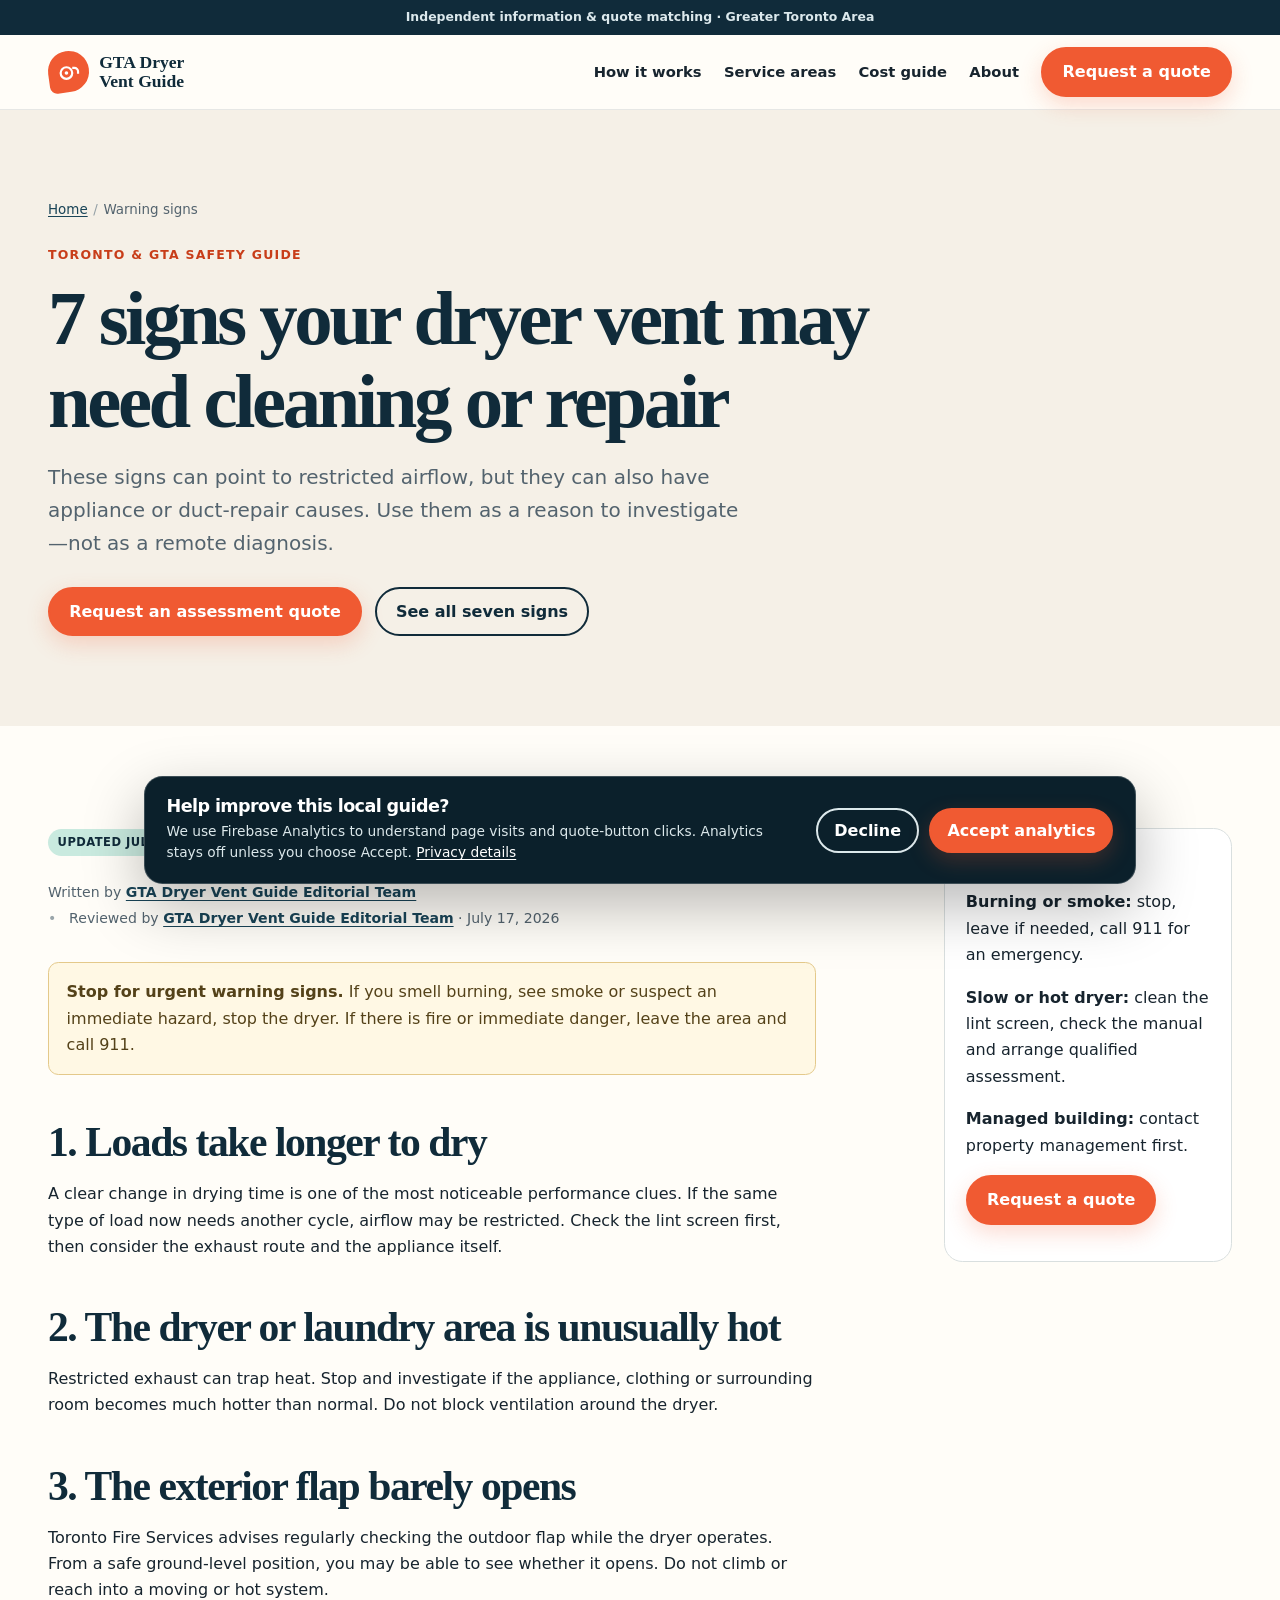
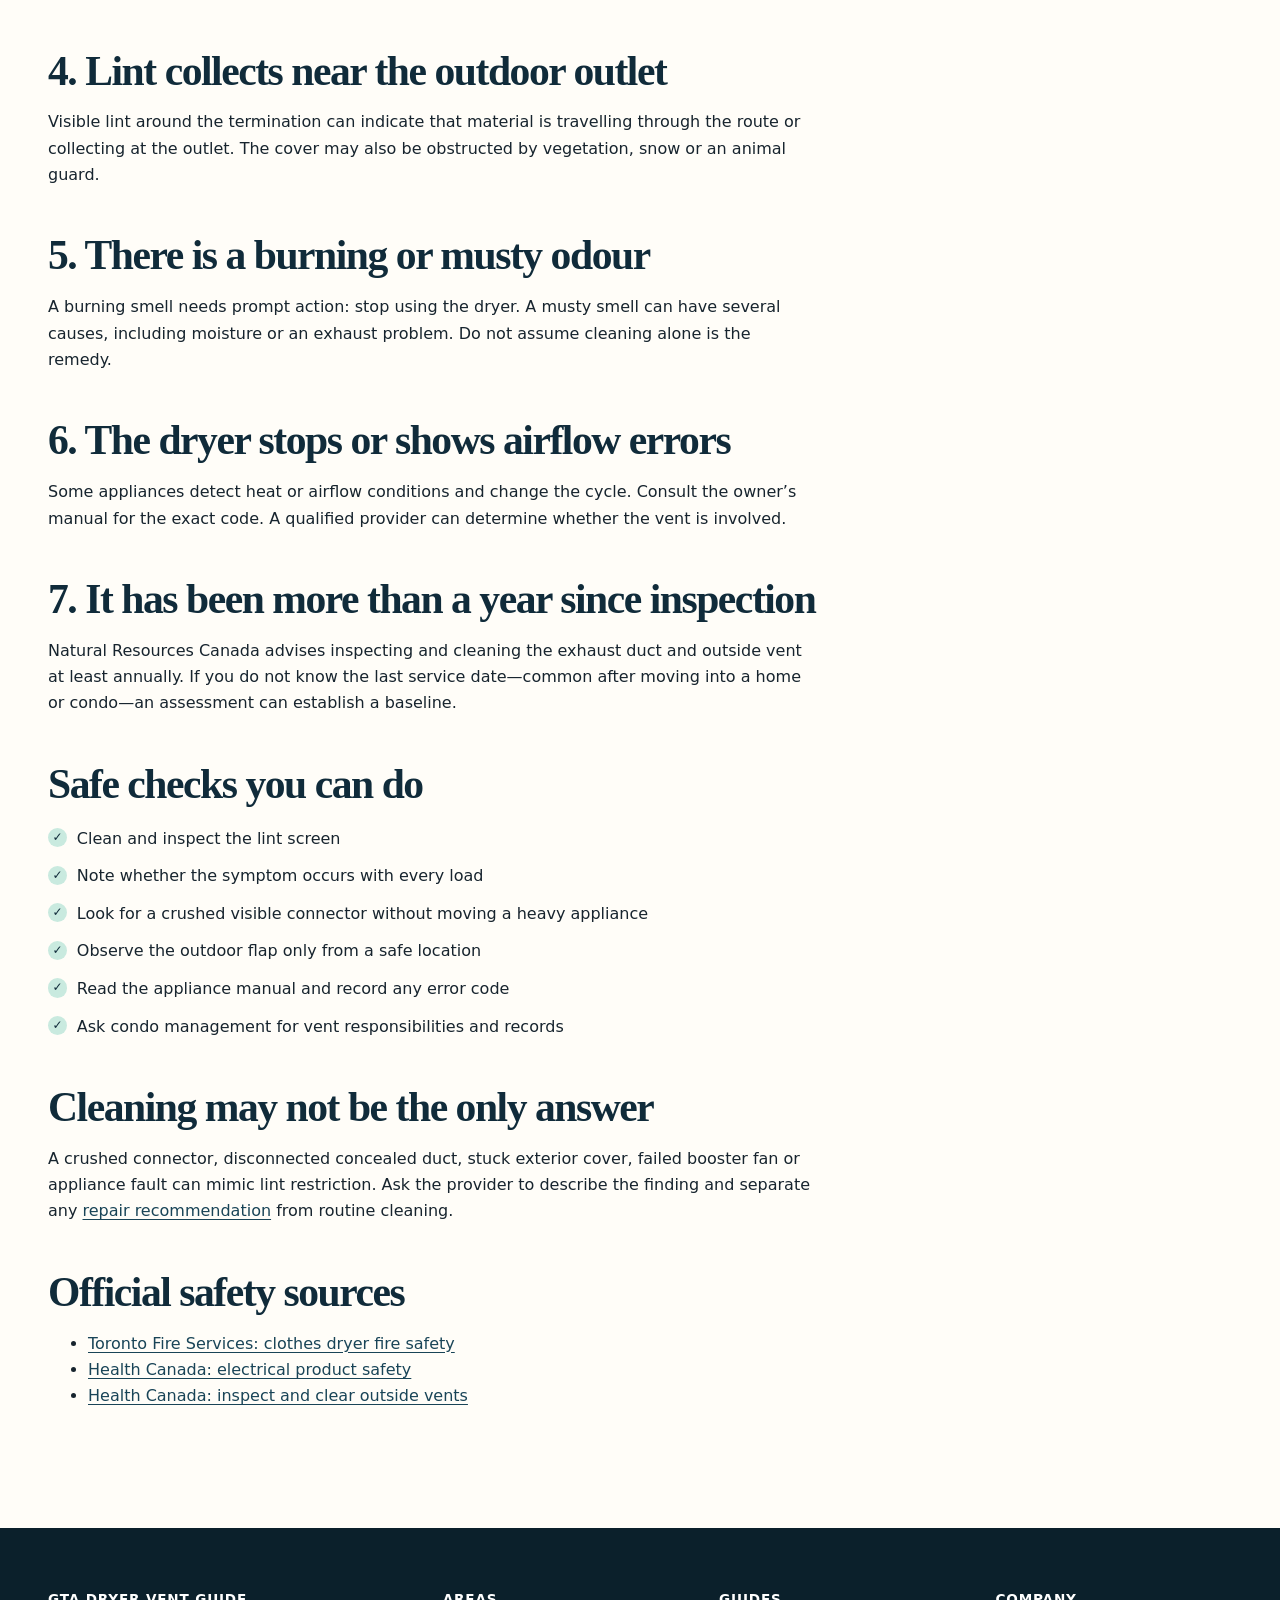
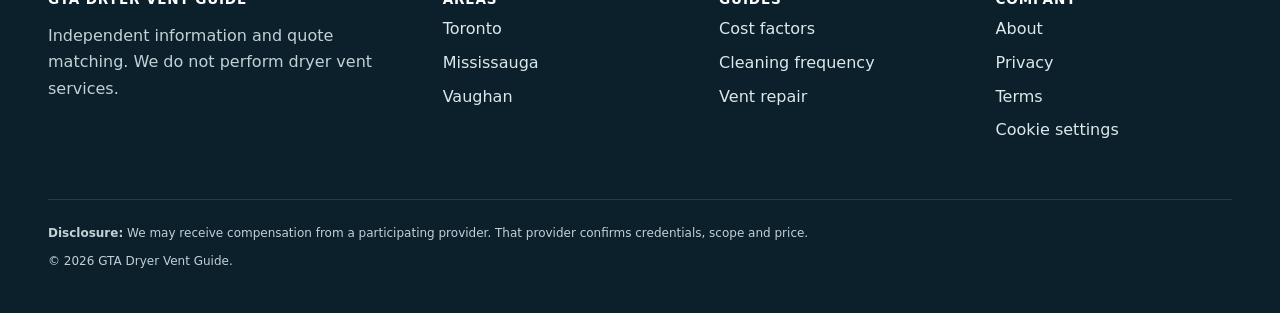
<file: guides/signs-dryer-vent-needs-cleaning.html>
<!doctype html>
<html lang="en-CA"><head>
  <meta charset="utf-8"><meta name="viewport" content="width=device-width, initial-scale=1">
  <title>7 Signs Your Dryer Vent Needs Cleaning | Toronto Guide</title>
  <meta name="description" content="Learn seven signs a dryer vent may need cleaning or repair, what you can safely check and when to stop using the dryer and seek urgent help.">
  <link rel="canonical" href="https://gtadryerventguide.ca/guides/signs-dryer-vent-needs-cleaning.html"><meta name="robots" content="index,follow,max-image-preview:large">
  <meta property="og:title" content="7 Signs Your Dryer Vent Needs Cleaning | Toronto Guide"><meta property="og:description" content="Warning signs, safe checks and when to stop using the dryer."><meta property="og:type" content="article"><meta property="og:url" content="https://gtadryerventguide.ca/guides/signs-dryer-vent-needs-cleaning.html">
  <meta property="og:site_name" content="GTA Dryer Vent Guide"><meta property="og:image" content="https://gtadryerventguide.ca/og-social.png"><meta property="og:image:width" content="1731"><meta property="og:image:height" content="909"><meta property="og:image:alt" content="GTA Dryer Vent Guide — Toronto and GTA pricing and local quote guide"><meta name="twitter:card" content="summary_large_image"><meta name="twitter:image" content="https://gtadryerventguide.ca/og-social.png"><link rel="icon" href="/favicon.svg" type="image/svg+xml"><link rel="stylesheet" href="/styles.css">
  <script type="application/ld+json">{"@context":"https://schema.org","@graph":[{"@type":"Article","headline":"7 Signs Your Dryer Vent Needs Cleaning or Repair","description":"Warning signs of restricted dryer airflow and practical next steps for Toronto-area homes and condos.","datePublished":"2026-07-16","dateModified":"2026-07-17","author":{"@type":"Organization","name":"GTA Dryer Vent Guide Editorial Team","url":"https://gtadryerventguide.ca/about.html#editorial-team"},"publisher":{"@id":"https://gtadryerventguide.ca/#organization"},"mainEntityOfPage":"https://gtadryerventguide.ca/guides/signs-dryer-vent-needs-cleaning.html","inLanguage":"en-CA","image":{"@type":"ImageObject","url":"https://gtadryerventguide.ca/og-social.png","width":1731,"height":909}},{"@type":"BreadcrumbList","itemListElement":[{"@type":"ListItem","position":1,"name":"Home","item":"https://gtadryerventguide.ca/"},{"@type":"ListItem","position":2,"name":"Dryer vent warning signs","item":"https://gtadryerventguide.ca/guides/signs-dryer-vent-needs-cleaning.html"}]}]}</script>
</head><body>
  <a class="skip-link" href="#main">Skip to main content</a><div class="topbar">Independent information &amp; quote matching · Greater Toronto Area</div>
  <header class="site-header"><div class="container nav-wrap"><a class="brand" href="/"><span class="brand-mark" aria-hidden="true"><svg viewBox="0 0 32 32" fill="none"><circle cx="13" cy="18" r="8" stroke="currentColor" stroke-width="3"/><circle cx="13" cy="18" r="2.5" fill="currentColor"/><path d="M21 11h3a5 5 0 0 1 5 5v3" stroke="currentColor" stroke-width="3"/></svg></span><span>GTA Dryer<br>Vent Guide</span></a><button class="menu-toggle" type="button" aria-expanded="false" aria-controls="primary-nav" data-menu-toggle><span class="visually-hidden">Open menu</span><svg viewBox="0 0 24 24" fill="none"><path d="M4 7h16M4 12h16M4 17h16" stroke="currentColor" stroke-width="2"/></svg></button><nav class="nav-links" id="primary-nav" data-nav-links><a href="/#how-it-works">How it works</a><a href="/#service-areas">Service areas</a><a href="/guides/dryer-vent-cleaning-cost-toronto.html">Cost guide</a><a href="/about.html">About</a><a class="button" href="/#quote">Request a quote</a></nav></div></header>
  <main id="main">
    <section class="page-hero"><div class="container"><nav class="breadcrumb" aria-label="Breadcrumb"><ol><li><a href="/">Home</a></li><li aria-current="page">Warning signs</li></ol></nav><p class="eyebrow">Toronto &amp; GTA safety guide</p><h1>7 signs your dryer vent may need cleaning or repair</h1><p class="lead">These signs can point to restricted airflow, but they can also have appliance or duct-repair causes. Use them as a reason to investigate—not as a remote diagnosis.</p><div class="hero-actions"><a class="button" href="/#quote">Request an assessment quote</a><a class="button button-secondary" href="#signs">See all seven signs</a></div></div></section>
    <section class="section"><div class="container article-layout"><article class="article-content"><p class="tag">Updated July 17, 2026</p><p class="article-meta"><span>Written by <a href="/about.html#editorial-team" rel="author">GTA Dryer Vent Guide Editorial Team</a></span><span>Reviewed by <a href="/about.html#editorial-team">GTA Dryer Vent Guide Editorial Team</a> · July 17, 2026</span></p><div class="notice"><strong>Stop for urgent warning signs.</strong> If you smell burning, see smoke or suspect an immediate hazard, stop the dryer. If there is fire or immediate danger, leave the area and call 911.</div><h2 id="signs">1. Loads take longer to dry</h2><p>A clear change in drying time is one of the most noticeable performance clues. If the same type of load now needs another cycle, airflow may be restricted. Check the lint screen first, then consider the exhaust route and the appliance itself.</p><h2>2. The dryer or laundry area is unusually hot</h2><p>Restricted exhaust can trap heat. Stop and investigate if the appliance, clothing or surrounding room becomes much hotter than normal. Do not block ventilation around the dryer.</p><h2>3. The exterior flap barely opens</h2><p>Toronto Fire Services advises regularly checking the outdoor flap while the dryer operates. From a safe ground-level position, you may be able to see whether it opens. Do not climb or reach into a moving or hot system.</p><h2>4. Lint collects near the outdoor outlet</h2><p>Visible lint around the termination can indicate that material is travelling through the route or collecting at the outlet. The cover may also be obstructed by vegetation, snow or an animal guard.</p><h2>5. There is a burning or musty odour</h2><p>A burning smell needs prompt action: stop using the dryer. A musty smell can have several causes, including moisture or an exhaust problem. Do not assume cleaning alone is the remedy.</p><h2>6. The dryer stops or shows airflow errors</h2><p>Some appliances detect heat or airflow conditions and change the cycle. Consult the owner’s manual for the exact code. A qualified provider can determine whether the vent is involved.</p><h2>7. It has been more than a year since inspection</h2><p>Natural Resources Canada advises inspecting and cleaning the exhaust duct and outside vent at least annually. If you do not know the last service date—common after moving into a home or condo—an assessment can establish a baseline.</p><h2>Safe checks you can do</h2><ul class="check-list"><li>Clean and inspect the lint screen</li><li>Note whether the symptom occurs with every load</li><li>Look for a crushed visible connector without moving a heavy appliance</li><li>Observe the outdoor flap only from a safe location</li><li>Read the appliance manual and record any error code</li><li>Ask condo management for vent responsibilities and records</li></ul><h2>Cleaning may not be the only answer</h2><p>A crushed connector, disconnected concealed duct, stuck exterior cover, failed booster fan or appliance fault can mimic lint restriction. Ask the provider to describe the finding and separate any <a href="/services/dryer-vent-repair.html">repair recommendation</a> from routine cleaning.</p><h2>Official safety sources</h2><ul><li><a href="https://www.toronto.ca/community-people/public-safety-alerts/safety-tips-prevention/home-high-rise-school-workplace-safety/clothes-dryers-fire-safety/" rel="noopener">Toronto Fire Services: clothes dryer fire safety</a></li><li><a href="https://www.canada.ca/en/health-canada/services/home-safety/electrical-products.html" rel="noopener">Health Canada: electrical product safety</a></li><li><a href="https://www.canada.ca/en/health-canada/services/publications/healthy-living/addressing-moisture-mould-your-home.html" rel="noopener">Health Canada: inspect and clear outside vents</a></li></ul></article><aside class="aside-card"><h2>Quick response</h2><p><strong>Burning or smoke:</strong> stop, leave if needed, call 911 for an emergency.</p><p><strong>Slow or hot dryer:</strong> clean the lint screen, check the manual and arrange qualified assessment.</p><p><strong>Managed building:</strong> contact property management first.</p><p><a class="button" href="/#quote">Request a quote</a></p></aside></div></section>
  </main>
  <footer class="site-footer"><div class="container"><div class="footer-grid"><div class="footer-brand"><h2>GTA Dryer Vent Guide</h2><p>Independent information and quote matching. We do not perform dryer vent services.</p></div><div><h3>Areas</h3><ul class="footer-links"><li><a href="/">Toronto</a></li><li><a href="/areas/mississauga.html">Mississauga</a></li><li><a href="/areas/vaughan.html">Vaughan</a></li></ul></div><div><h3>Guides</h3><ul class="footer-links"><li><a href="/guides/dryer-vent-cleaning-cost-toronto.html">Cost factors</a></li><li><a href="/guides/how-often-clean-dryer-vent.html">Cleaning frequency</a></li><li><a href="/services/dryer-vent-repair.html">Vent repair</a></li></ul></div><div><h3>Company</h3><ul class="footer-links"><li><a href="/about.html">About</a></li><li><a href="/privacy.html">Privacy</a></li><li><a href="/terms.html">Terms</a></li></ul></div></div><div class="footer-bottom"><p><strong>Disclosure:</strong> We may receive compensation from a participating provider. That provider confirms credentials, scope and price.</p><p>© <span data-current-year>2026</span> GTA Dryer Vent Guide.</p></div></div></footer>
  <div class="mobile-cta"><a class="button" href="/#quote">Request an assessment quote</a></div><script src="/script.js" defer></script><script type="module" src="/analytics.js"></script>
</body></html>
</file>
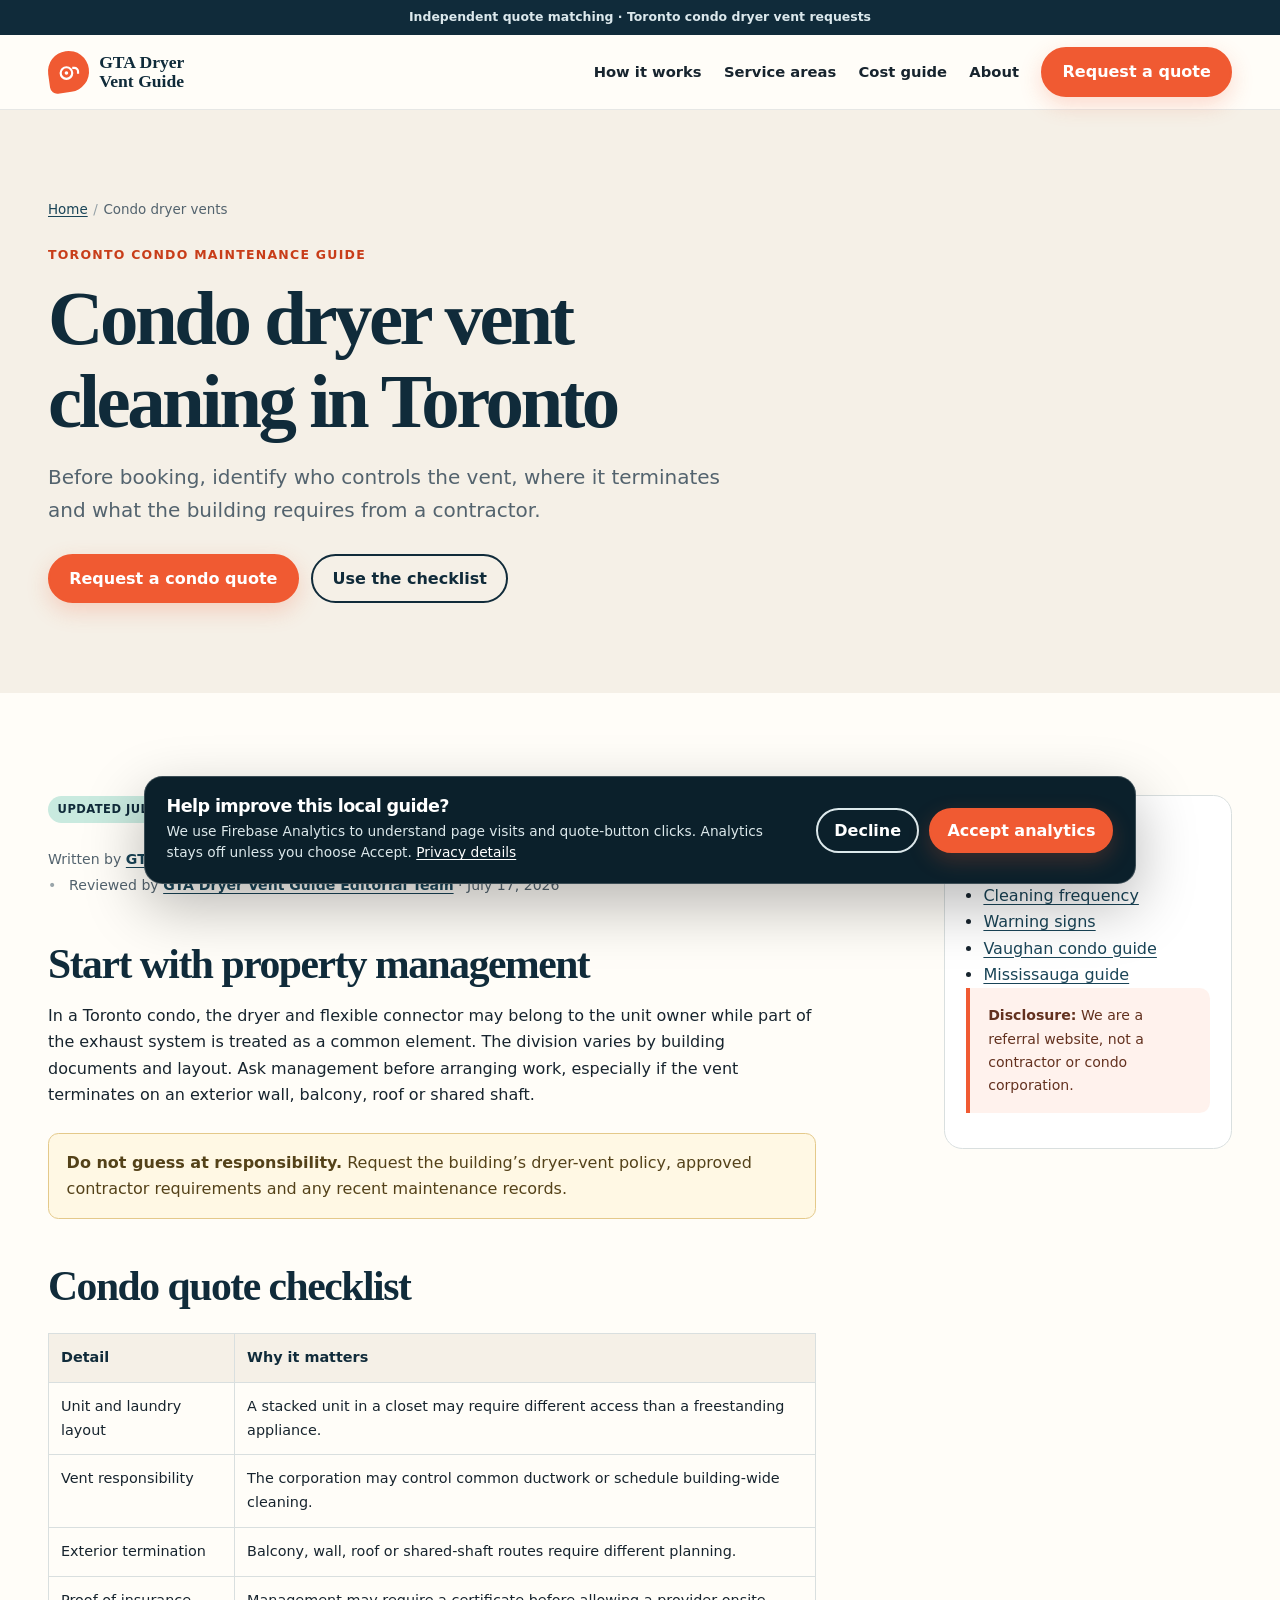
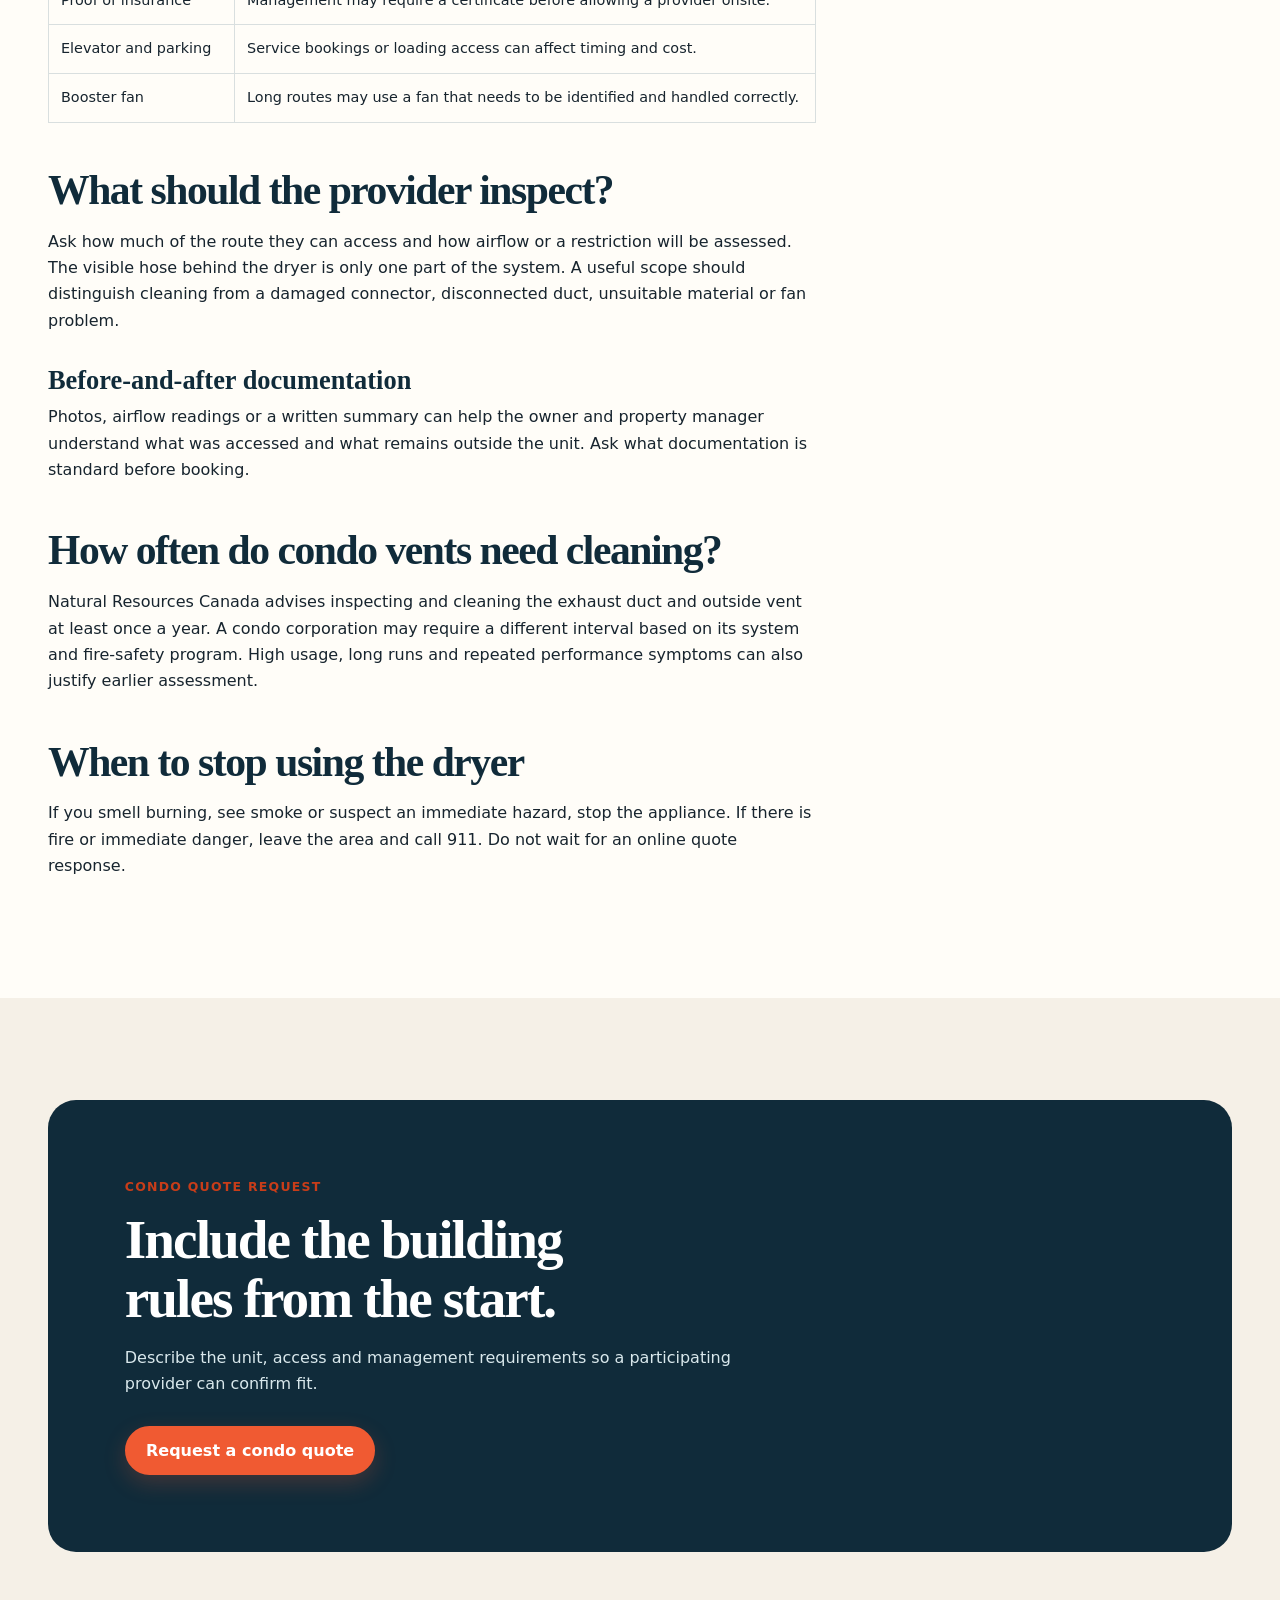
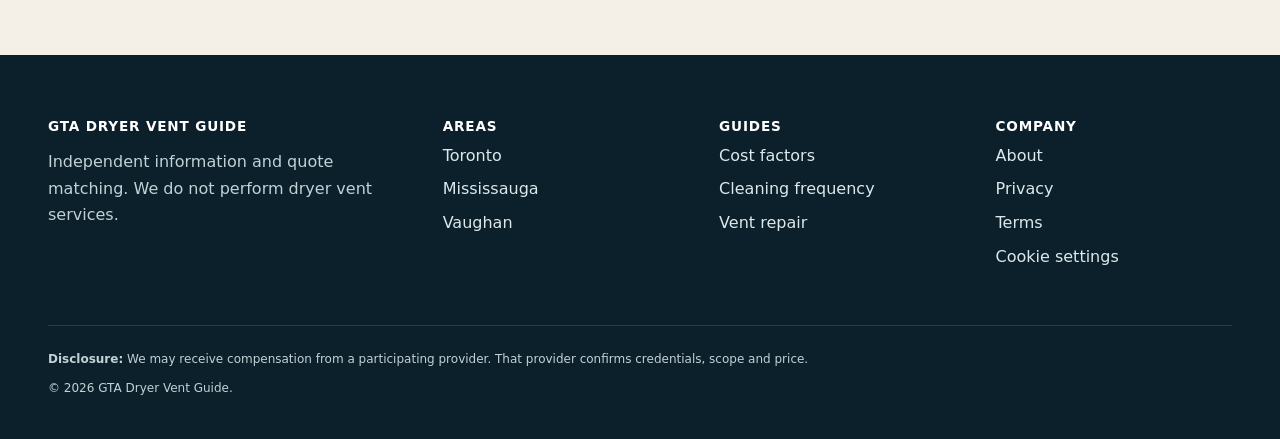
<file: services/condo-dryer-vent-cleaning.html>
<!doctype html>
<html lang="en-CA"><head>
  <meta charset="utf-8"><meta name="viewport" content="width=device-width, initial-scale=1">
  <title>Condo Dryer Vent Cleaning Toronto | Building Guide</title>
  <meta name="description" content="Planning condo dryer vent cleaning in Toronto? Learn who to ask, what access details matter and how to request a quote for an in-suite dryer vent.">
  <link rel="canonical" href="https://gtadryerventguide.ca/services/condo-dryer-vent-cleaning.html"><meta name="robots" content="index,follow,max-image-preview:large">
  <meta property="og:title" content="Condo Dryer Vent Cleaning Toronto | Building & Suite Guide"><meta property="og:description" content="A practical Toronto condo dryer vent guide and independent quote request."><meta property="og:type" content="article"><meta property="og:url" content="https://gtadryerventguide.ca/services/condo-dryer-vent-cleaning.html">
  <meta property="og:site_name" content="GTA Dryer Vent Guide"><meta property="og:image" content="https://gtadryerventguide.ca/og-social.png"><meta property="og:image:width" content="1731"><meta property="og:image:height" content="909"><meta property="og:image:alt" content="GTA Dryer Vent Guide — Toronto and GTA pricing and local quote guide"><meta name="twitter:card" content="summary_large_image"><meta name="twitter:image" content="https://gtadryerventguide.ca/og-social.png"><link rel="icon" href="/favicon.svg" type="image/svg+xml"><link rel="stylesheet" href="/styles.css">
  <script type="application/ld+json">{"@context":"https://schema.org","@graph":[{"@type":"Article","headline":"Condo Dryer Vent Cleaning in Toronto: Building and Suite Guide","description":"A practical guide to planning an in-suite dryer vent cleaning request in a Toronto condo.","datePublished":"2026-07-16","dateModified":"2026-07-17","author":{"@type":"Organization","name":"GTA Dryer Vent Guide Editorial Team","url":"https://gtadryerventguide.ca/about.html#editorial-team"},"publisher":{"@id":"https://gtadryerventguide.ca/#organization"},"mainEntityOfPage":"https://gtadryerventguide.ca/services/condo-dryer-vent-cleaning.html","inLanguage":"en-CA","image":{"@type":"ImageObject","url":"https://gtadryerventguide.ca/og-social.png","width":1731,"height":909}},{"@type":"BreadcrumbList","itemListElement":[{"@type":"ListItem","position":1,"name":"Home","item":"https://gtadryerventguide.ca/"},{"@type":"ListItem","position":2,"name":"Condo dryer vent cleaning","item":"https://gtadryerventguide.ca/services/condo-dryer-vent-cleaning.html"}]}]}</script>
</head><body>
  <a class="skip-link" href="#main">Skip to main content</a><div class="topbar">Independent quote matching · Toronto condo dryer vent requests</div>
  <header class="site-header"><div class="container nav-wrap"><a class="brand" href="/"><span class="brand-mark" aria-hidden="true"><svg viewBox="0 0 32 32" fill="none"><circle cx="13" cy="18" r="8" stroke="currentColor" stroke-width="3"/><circle cx="13" cy="18" r="2.5" fill="currentColor"/><path d="M21 11h3a5 5 0 0 1 5 5v3" stroke="currentColor" stroke-width="3"/></svg></span><span>GTA Dryer<br>Vent Guide</span></a><button class="menu-toggle" type="button" aria-expanded="false" aria-controls="primary-nav" data-menu-toggle><span class="visually-hidden">Open menu</span><svg viewBox="0 0 24 24" fill="none"><path d="M4 7h16M4 12h16M4 17h16" stroke="currentColor" stroke-width="2"/></svg></button><nav class="nav-links" id="primary-nav" data-nav-links><a href="/#how-it-works">How it works</a><a href="/#service-areas">Service areas</a><a href="/guides/dryer-vent-cleaning-cost-toronto.html">Cost guide</a><a href="/about.html">About</a><a class="button" href="/#quote">Request a quote</a></nav></div></header>
  <main id="main">
    <section class="page-hero"><div class="container"><nav class="breadcrumb" aria-label="Breadcrumb"><ol><li><a href="/">Home</a></li><li aria-current="page">Condo dryer vents</li></ol></nav><p class="eyebrow">Toronto condo maintenance guide</p><h1>Condo dryer vent cleaning in Toronto</h1><p class="lead">Before booking, identify who controls the vent, where it terminates and what the building requires from a contractor.</p><div class="hero-actions"><a class="button" href="/#quote">Request a condo quote</a><a class="button button-secondary" href="#checklist">Use the checklist</a></div></div></section>
    <section class="section"><div class="container article-layout"><article class="article-content"><p class="tag">Updated July 17, 2026</p><p class="article-meta"><span>Written by <a href="/about.html#editorial-team" rel="author">GTA Dryer Vent Guide Editorial Team</a></span><span>Reviewed by <a href="/about.html#editorial-team">GTA Dryer Vent Guide Editorial Team</a> · July 17, 2026</span></p><h2>Start with property management</h2><p>In a Toronto condo, the dryer and flexible connector may belong to the unit owner while part of the exhaust system is treated as a common element. The division varies by building documents and layout. Ask management before arranging work, especially if the vent terminates on an exterior wall, balcony, roof or shared shaft.</p><div class="notice"><strong>Do not guess at responsibility.</strong> Request the building’s dryer-vent policy, approved contractor requirements and any recent maintenance records.</div><h2 id="checklist">Condo quote checklist</h2><table><thead><tr><th>Detail</th><th>Why it matters</th></tr></thead><tbody><tr><td>Unit and laundry layout</td><td>A stacked unit in a closet may require different access than a freestanding appliance.</td></tr><tr><td>Vent responsibility</td><td>The corporation may control common ductwork or schedule building-wide cleaning.</td></tr><tr><td>Exterior termination</td><td>Balcony, wall, roof or shared-shaft routes require different planning.</td></tr><tr><td>Proof of insurance</td><td>Management may require a certificate before allowing a provider onsite.</td></tr><tr><td>Elevator and parking</td><td>Service bookings or loading access can affect timing and cost.</td></tr><tr><td>Booster fan</td><td>Long routes may use a fan that needs to be identified and handled correctly.</td></tr></tbody></table><h2>What should the provider inspect?</h2><p>Ask how much of the route they can access and how airflow or a restriction will be assessed. The visible hose behind the dryer is only one part of the system. A useful scope should distinguish cleaning from a damaged connector, disconnected duct, unsuitable material or fan problem.</p><h3>Before-and-after documentation</h3><p>Photos, airflow readings or a written summary can help the owner and property manager understand what was accessed and what remains outside the unit. Ask what documentation is standard before booking.</p><h2>How often do condo vents need cleaning?</h2><p>Natural Resources Canada advises inspecting and cleaning the exhaust duct and outside vent at least once a year. A condo corporation may require a different interval based on its system and fire-safety program. High usage, long runs and repeated performance symptoms can also justify earlier assessment.</p><h2>When to stop using the dryer</h2><p>If you smell burning, see smoke or suspect an immediate hazard, stop the appliance. If there is fire or immediate danger, leave the area and call 911. Do not wait for an online quote response.</p></article><aside class="aside-card"><h2>On this page</h2><ul><li><a href="#checklist">Quote checklist</a></li><li><a href="/guides/how-often-clean-dryer-vent.html">Cleaning frequency</a></li><li><a href="/guides/signs-dryer-vent-needs-cleaning.html">Warning signs</a></li><li><a href="/areas/vaughan.html">Vaughan condo guide</a></li><li><a href="/areas/mississauga.html">Mississauga guide</a></li></ul><p class="disclosure"><strong>Disclosure:</strong> We are a referral website, not a contractor or condo corporation.</p></aside></div></section>
    <section class="section section-alt"><div class="container"><div class="cta-band"><p class="eyebrow">Condo quote request</p><h2>Include the building rules from the start.</h2><p>Describe the unit, access and management requirements so a participating provider can confirm fit.</p><a class="button" href="/#quote">Request a condo quote</a></div></div></section>
  </main>
  <footer class="site-footer"><div class="container"><div class="footer-grid"><div class="footer-brand"><h2>GTA Dryer Vent Guide</h2><p>Independent information and quote matching. We do not perform dryer vent services.</p></div><div><h3>Areas</h3><ul class="footer-links"><li><a href="/">Toronto</a></li><li><a href="/areas/mississauga.html">Mississauga</a></li><li><a href="/areas/vaughan.html">Vaughan</a></li></ul></div><div><h3>Guides</h3><ul class="footer-links"><li><a href="/guides/dryer-vent-cleaning-cost-toronto.html">Cost factors</a></li><li><a href="/guides/how-often-clean-dryer-vent.html">Cleaning frequency</a></li><li><a href="/services/dryer-vent-repair.html">Vent repair</a></li></ul></div><div><h3>Company</h3><ul class="footer-links"><li><a href="/about.html">About</a></li><li><a href="/privacy.html">Privacy</a></li><li><a href="/terms.html">Terms</a></li></ul></div></div><div class="footer-bottom"><p><strong>Disclosure:</strong> We may receive compensation from a participating provider. That provider confirms credentials, scope and price.</p><p>© <span data-current-year>2026</span> GTA Dryer Vent Guide.</p></div></div></footer>
  <div class="mobile-cta"><a class="button" href="/#quote">Request a condo quote</a></div><script src="/script.js" defer></script><script type="module" src="/analytics.js"></script>
</body></html>
</file>
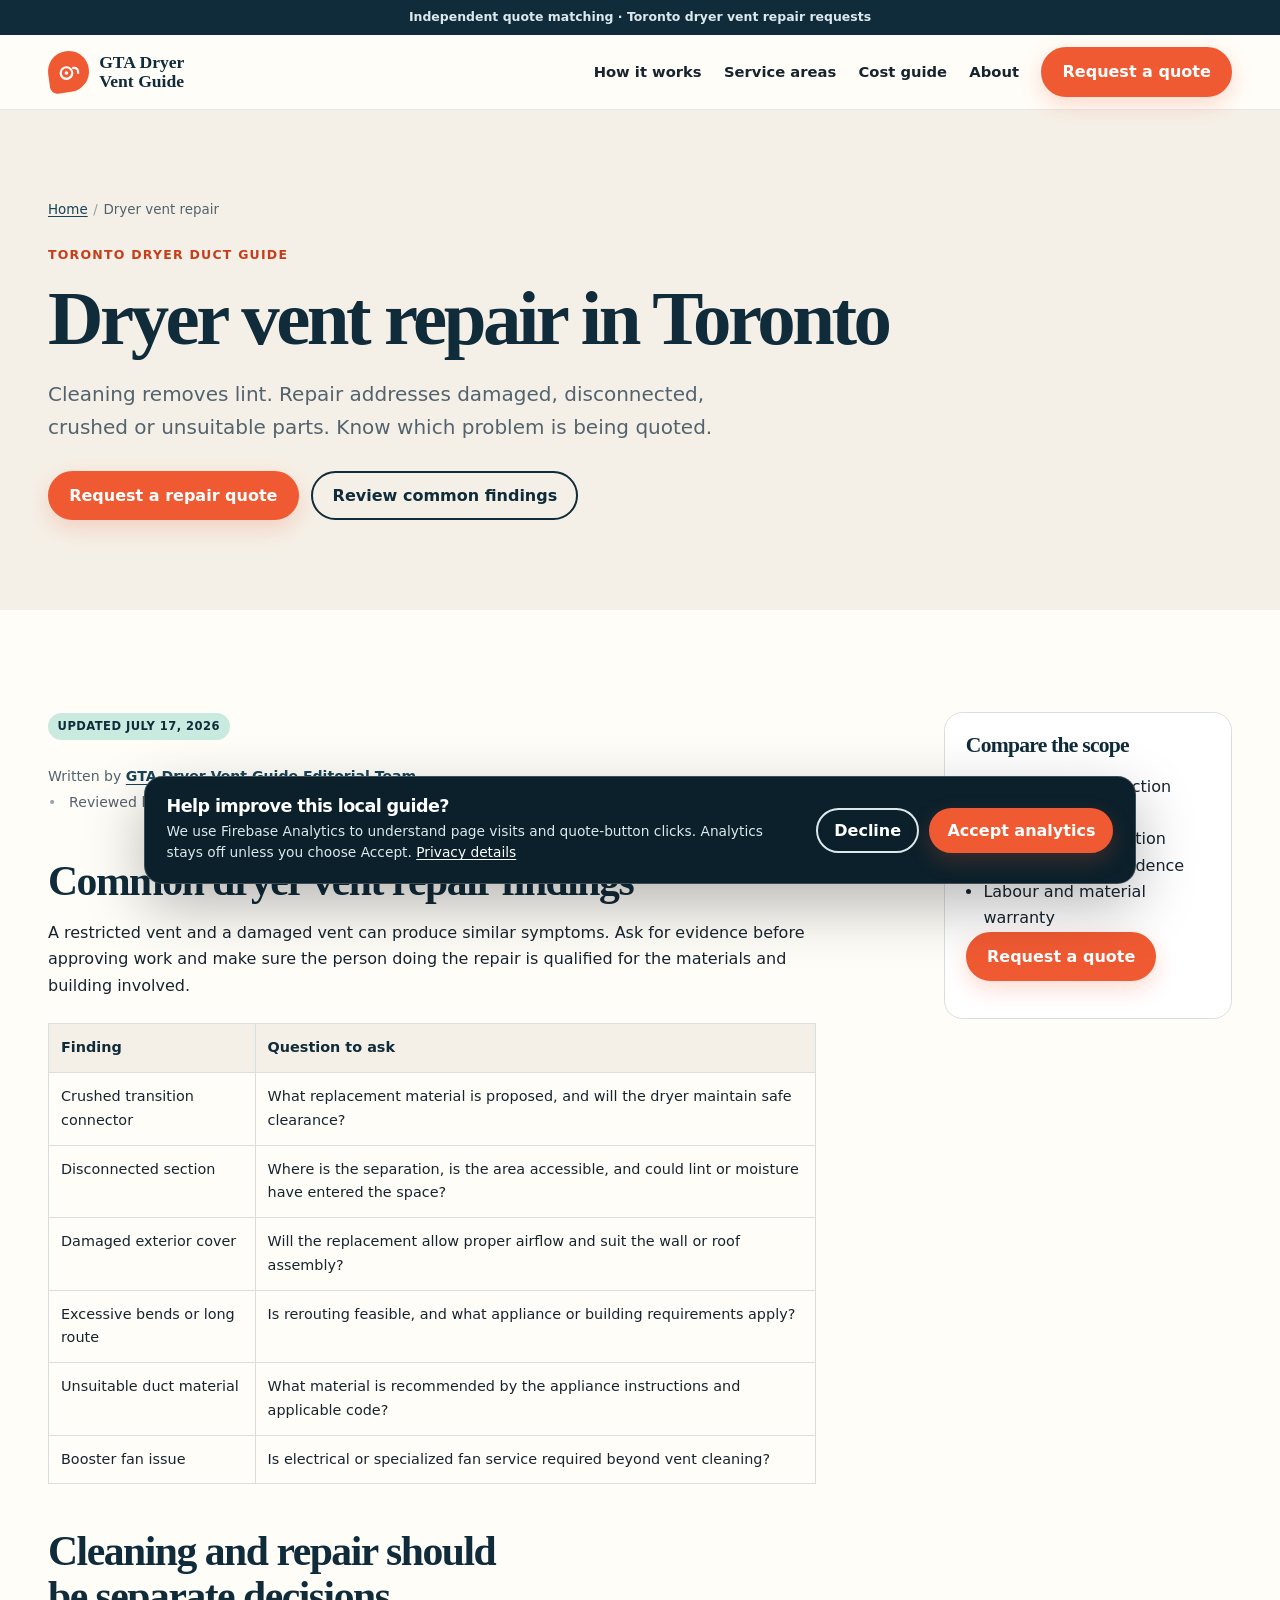
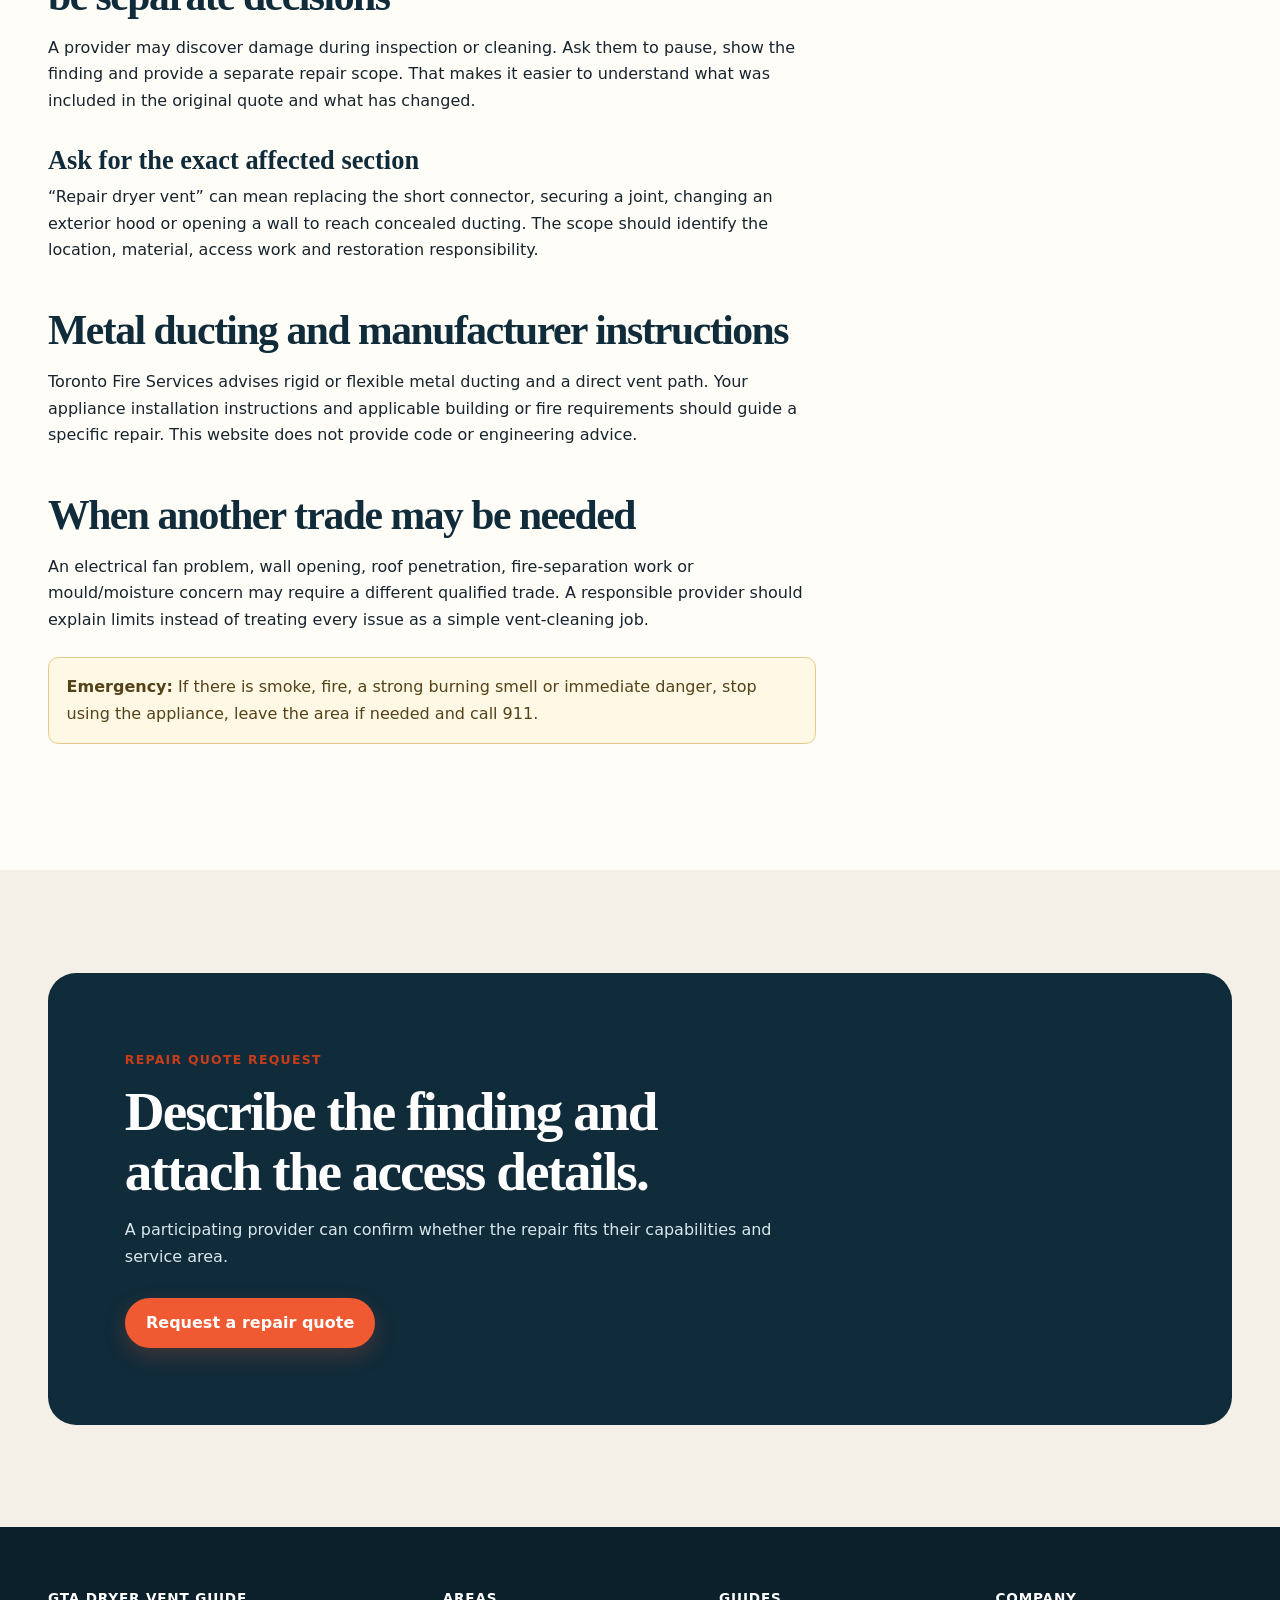
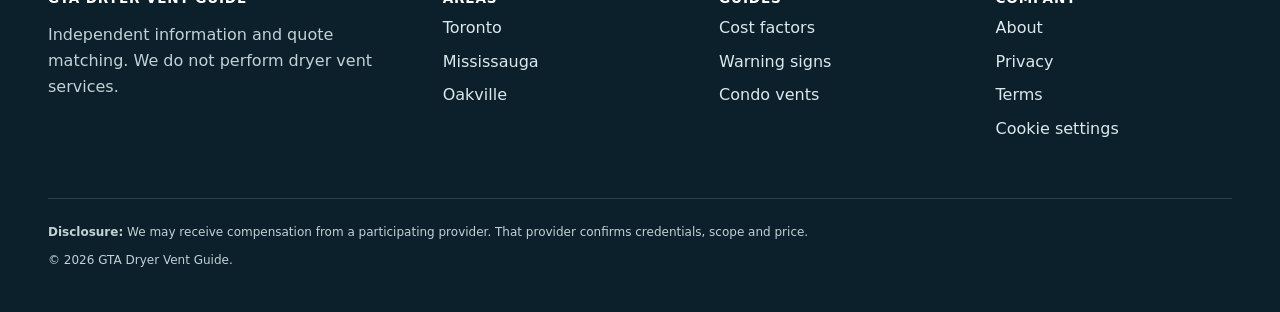
<file: services/dryer-vent-repair.html>
<!doctype html>
<html lang="en-CA"><head>
  <meta charset="utf-8"><meta name="viewport" content="width=device-width, initial-scale=1">
  <title>Dryer Vent Repair Toronto | Duct &amp; Connector Guide</title>
  <meta name="description" content="Need dryer vent repair in Toronto? Learn about crushed connectors, disconnected ducts, exterior covers and what to ask before approving a repair quote.">
  <link rel="canonical" href="https://gtadryerventguide.ca/services/dryer-vent-repair.html"><meta name="robots" content="index,follow,max-image-preview:large">
  <meta property="og:title" content="Dryer Vent Repair Toronto | Damage, Duct & Connector Guide"><meta property="og:description" content="A practical Toronto dryer vent repair guide and independent quote request."><meta property="og:type" content="article"><meta property="og:url" content="https://gtadryerventguide.ca/services/dryer-vent-repair.html">
  <meta property="og:site_name" content="GTA Dryer Vent Guide"><meta property="og:image" content="https://gtadryerventguide.ca/og-social.png"><meta property="og:image:width" content="1731"><meta property="og:image:height" content="909"><meta property="og:image:alt" content="GTA Dryer Vent Guide — Toronto and GTA pricing and local quote guide"><meta name="twitter:card" content="summary_large_image"><meta name="twitter:image" content="https://gtadryerventguide.ca/og-social.png"><link rel="icon" href="/favicon.svg" type="image/svg+xml"><link rel="stylesheet" href="/styles.css">
  <script type="application/ld+json">{"@context":"https://schema.org","@graph":[{"@type":"Article","headline":"Dryer Vent Repair in Toronto: Damage, Duct and Connector Guide","description":"How to assess common dryer vent repair findings and compare a Toronto quote.","datePublished":"2026-07-16","dateModified":"2026-07-17","author":{"@type":"Organization","name":"GTA Dryer Vent Guide Editorial Team","url":"https://gtadryerventguide.ca/about.html#editorial-team"},"publisher":{"@id":"https://gtadryerventguide.ca/#organization"},"mainEntityOfPage":"https://gtadryerventguide.ca/services/dryer-vent-repair.html","inLanguage":"en-CA","image":{"@type":"ImageObject","url":"https://gtadryerventguide.ca/og-social.png","width":1731,"height":909}},{"@type":"BreadcrumbList","itemListElement":[{"@type":"ListItem","position":1,"name":"Home","item":"https://gtadryerventguide.ca/"},{"@type":"ListItem","position":2,"name":"Dryer vent repair","item":"https://gtadryerventguide.ca/services/dryer-vent-repair.html"}]}]}</script>
</head><body>
  <a class="skip-link" href="#main">Skip to main content</a><div class="topbar">Independent quote matching · Toronto dryer vent repair requests</div>
  <header class="site-header"><div class="container nav-wrap"><a class="brand" href="/"><span class="brand-mark" aria-hidden="true"><svg viewBox="0 0 32 32" fill="none"><circle cx="13" cy="18" r="8" stroke="currentColor" stroke-width="3"/><circle cx="13" cy="18" r="2.5" fill="currentColor"/><path d="M21 11h3a5 5 0 0 1 5 5v3" stroke="currentColor" stroke-width="3"/></svg></span><span>GTA Dryer<br>Vent Guide</span></a><button class="menu-toggle" type="button" aria-expanded="false" aria-controls="primary-nav" data-menu-toggle><span class="visually-hidden">Open menu</span><svg viewBox="0 0 24 24" fill="none"><path d="M4 7h16M4 12h16M4 17h16" stroke="currentColor" stroke-width="2"/></svg></button><nav class="nav-links" id="primary-nav" data-nav-links><a href="/#how-it-works">How it works</a><a href="/#service-areas">Service areas</a><a href="/guides/dryer-vent-cleaning-cost-toronto.html">Cost guide</a><a href="/about.html">About</a><a class="button" href="/#quote">Request a quote</a></nav></div></header>
  <main id="main">
    <section class="page-hero"><div class="container"><nav class="breadcrumb" aria-label="Breadcrumb"><ol><li><a href="/">Home</a></li><li aria-current="page">Dryer vent repair</li></ol></nav><p class="eyebrow">Toronto dryer duct guide</p><h1>Dryer vent repair in Toronto</h1><p class="lead">Cleaning removes lint. Repair addresses damaged, disconnected, crushed or unsuitable parts. Know which problem is being quoted.</p><div class="hero-actions"><a class="button" href="/#quote">Request a repair quote</a><a class="button button-secondary" href="#findings">Review common findings</a></div></div></section>
    <section class="section"><div class="container article-layout"><article class="article-content"><p class="tag">Updated July 17, 2026</p><p class="article-meta"><span>Written by <a href="/about.html#editorial-team" rel="author">GTA Dryer Vent Guide Editorial Team</a></span><span>Reviewed by <a href="/about.html#editorial-team">GTA Dryer Vent Guide Editorial Team</a> · July 17, 2026</span></p><h2 id="findings">Common dryer vent repair findings</h2><p>A restricted vent and a damaged vent can produce similar symptoms. Ask for evidence before approving work and make sure the person doing the repair is qualified for the materials and building involved.</p><table><thead><tr><th>Finding</th><th>Question to ask</th></tr></thead><tbody><tr><td>Crushed transition connector</td><td>What replacement material is proposed, and will the dryer maintain safe clearance?</td></tr><tr><td>Disconnected section</td><td>Where is the separation, is the area accessible, and could lint or moisture have entered the space?</td></tr><tr><td>Damaged exterior cover</td><td>Will the replacement allow proper airflow and suit the wall or roof assembly?</td></tr><tr><td>Excessive bends or long route</td><td>Is rerouting feasible, and what appliance or building requirements apply?</td></tr><tr><td>Unsuitable duct material</td><td>What material is recommended by the appliance instructions and applicable code?</td></tr><tr><td>Booster fan issue</td><td>Is electrical or specialized fan service required beyond vent cleaning?</td></tr></tbody></table><h2>Cleaning and repair should be separate decisions</h2><p>A provider may discover damage during inspection or cleaning. Ask them to pause, show the finding and provide a separate repair scope. That makes it easier to understand what was included in the original quote and what has changed.</p><h3>Ask for the exact affected section</h3><p>“Repair dryer vent” can mean replacing the short connector, securing a joint, changing an exterior hood or opening a wall to reach concealed ducting. The scope should identify the location, material, access work and restoration responsibility.</p><h2>Metal ducting and manufacturer instructions</h2><p>Toronto Fire Services advises rigid or flexible metal ducting and a direct vent path. Your appliance installation instructions and applicable building or fire requirements should guide a specific repair. This website does not provide code or engineering advice.</p><h2>When another trade may be needed</h2><p>An electrical fan problem, wall opening, roof penetration, fire-separation work or mould/moisture concern may require a different qualified trade. A responsible provider should explain limits instead of treating every issue as a simple vent-cleaning job.</p><div class="notice"><strong>Emergency:</strong> If there is smoke, fire, a strong burning smell or immediate danger, stop using the appliance, leave the area if needed and call 911.</div></article><aside class="aside-card"><h2>Compare the scope</h2><ul><li>Exact damaged section</li><li>Proposed material</li><li>Access and restoration</li><li>Photos or other evidence</li><li>Labour and material warranty</li></ul><p><a class="button" href="/#quote">Request a quote</a></p></aside></div></section>
    <section class="section section-alt"><div class="container"><div class="cta-band"><p class="eyebrow">Repair quote request</p><h2>Describe the finding and attach the access details.</h2><p>A participating provider can confirm whether the repair fits their capabilities and service area.</p><a class="button" href="/#quote">Request a repair quote</a></div></div></section>
  </main>
  <footer class="site-footer"><div class="container"><div class="footer-grid"><div class="footer-brand"><h2>GTA Dryer Vent Guide</h2><p>Independent information and quote matching. We do not perform dryer vent services.</p></div><div><h3>Areas</h3><ul class="footer-links"><li><a href="/">Toronto</a></li><li><a href="/areas/mississauga.html">Mississauga</a></li><li><a href="/areas/oakville.html">Oakville</a></li></ul></div><div><h3>Guides</h3><ul class="footer-links"><li><a href="/guides/dryer-vent-cleaning-cost-toronto.html">Cost factors</a></li><li><a href="/guides/signs-dryer-vent-needs-cleaning.html">Warning signs</a></li><li><a href="/services/condo-dryer-vent-cleaning.html">Condo vents</a></li></ul></div><div><h3>Company</h3><ul class="footer-links"><li><a href="/about.html">About</a></li><li><a href="/privacy.html">Privacy</a></li><li><a href="/terms.html">Terms</a></li></ul></div></div><div class="footer-bottom"><p><strong>Disclosure:</strong> We may receive compensation from a participating provider. That provider confirms credentials, scope and price.</p><p>© <span data-current-year>2026</span> GTA Dryer Vent Guide.</p></div></div></footer>
  <div class="mobile-cta"><a class="button" href="/#quote">Request a repair quote</a></div><script src="/script.js" defer></script><script type="module" src="/analytics.js"></script>
</body></html>
</file>
<file: styles.css>
:root {
  --ink: #17242e;
  --muted: #53636e;
  --paper: #fffdf8;
  --cream: #f5f0e7;
  --navy: #102b3a;
  --navy-2: #194457;
  --orange: #f05a32;
  --orange-dark: #c83d19;
  --mint: #c9eadf;
  --line: #d9dfdf;
  --white: #ffffff;
  --shadow: 0 18px 50px rgba(15, 43, 58, 0.12);
  --radius-sm: 0.65rem;
  --radius: 1.15rem;
  --radius-lg: 1.75rem;
  --content: 74rem;
}

* {
  box-sizing: border-box;
}

html {
  scroll-behavior: smooth;
}

body {
  margin: 0;
  color: var(--ink);
  background: var(--paper);
  font-family: Inter, ui-sans-serif, system-ui, -apple-system, BlinkMacSystemFont, "Segoe UI", sans-serif;
  font-size: 1rem;
  line-height: 1.65;
  -webkit-font-smoothing: antialiased;
}

body.menu-open {
  overflow: hidden;
}

img,
svg {
  display: block;
  max-width: 100%;
}

a {
  color: var(--navy-2);
  text-underline-offset: 0.18em;
}

a:hover {
  color: var(--orange-dark);
}

button,
input,
select,
textarea {
  font: inherit;
}

:focus-visible {
  outline: 3px solid #ffb39e;
  outline-offset: 3px;
}

.skip-link {
  position: fixed;
  z-index: 200;
  top: 0.5rem;
  left: 0.5rem;
  padding: 0.7rem 1rem;
  color: var(--white);
  background: var(--navy);
  border-radius: var(--radius-sm);
  transform: translateY(-150%);
}

.skip-link:focus {
  transform: translateY(0);
}

.container {
  width: min(calc(100% - 2rem), var(--content));
  margin-inline: auto;
}

.visually-hidden {
  position: absolute !important;
  width: 1px !important;
  height: 1px !important;
  padding: 0 !important;
  margin: -1px !important;
  overflow: hidden !important;
  clip: rect(0, 0, 0, 0) !important;
  white-space: nowrap !important;
  border: 0 !important;
}

.narrow {
  width: min(calc(100% - 2rem), 48rem);
  margin-inline: auto;
}

.eyebrow {
  margin: 0 0 0.75rem;
  color: var(--orange-dark);
  font-size: 0.78rem;
  font-weight: 800;
  letter-spacing: 0.1em;
  text-transform: uppercase;
}

h1,
h2,
h3 {
  margin-top: 0;
  color: var(--navy);
  font-family: Georgia, "Times New Roman", serif;
  line-height: 1.08;
  text-wrap: balance;
}

h1 {
  margin-bottom: 1.1rem;
  font-size: clamp(2.65rem, 7vw, 5.6rem);
  letter-spacing: -0.045em;
}

h2 {
  margin-bottom: 1rem;
  font-size: clamp(2rem, 4.5vw, 3.45rem);
  letter-spacing: -0.035em;
}

h3 {
  margin-bottom: 0.6rem;
  font-size: clamp(1.25rem, 2.5vw, 1.65rem);
}

p {
  margin-top: 0;
}

.lead {
  max-width: 44rem;
  color: var(--muted);
  font-size: clamp(1.08rem, 2vw, 1.25rem);
}

.topbar {
  padding: 0.45rem 1rem;
  color: #dbe8ec;
  background: var(--navy);
  font-size: 0.78rem;
  font-weight: 650;
  text-align: center;
}

.site-header {
  position: sticky;
  z-index: 100;
  top: 0;
  border-bottom: 1px solid rgba(16, 43, 58, 0.1);
  background: rgba(255, 253, 248, 0.96);
  backdrop-filter: blur(14px);
}

.nav-wrap {
  min-height: 4.6rem;
  display: flex;
  align-items: center;
  justify-content: space-between;
  gap: 1.25rem;
}

.brand {
  display: inline-flex;
  align-items: center;
  gap: 0.65rem;
  color: var(--navy);
  font-family: Georgia, "Times New Roman", serif;
  font-size: 1.1rem;
  font-weight: 800;
  line-height: 1.05;
  text-decoration: none;
}

.brand-mark {
  width: 2.55rem;
  height: 2.55rem;
  display: grid;
  place-items: center;
  flex: 0 0 auto;
  color: var(--white);
  background: var(--orange);
  border-radius: 50% 50% 50% 0.45rem;
  transform: rotate(-8deg);
}

.brand-mark svg {
  width: 1.45rem;
  transform: rotate(8deg);
}

.nav-links {
  display: flex;
  align-items: center;
  gap: 1.4rem;
}

.nav-links a:not(.button) {
  color: var(--ink);
  font-size: 0.92rem;
  font-weight: 720;
  text-decoration: none;
}

.nav-links a[aria-current="page"]:not(.button),
.nav-links a:not(.button):hover {
  color: var(--orange-dark);
}

.menu-toggle {
  width: 2.8rem;
  height: 2.8rem;
  display: none;
  align-items: center;
  justify-content: center;
  padding: 0;
  border: 1px solid var(--line);
  color: var(--navy);
  background: var(--white);
  border-radius: 50%;
  cursor: pointer;
}

.menu-toggle svg {
  width: 1.25rem;
}

.button {
  min-height: 3.1rem;
  display: inline-flex;
  align-items: center;
  justify-content: center;
  gap: 0.5rem;
  padding: 0.75rem 1.2rem;
  border: 2px solid var(--orange);
  color: var(--white);
  background: var(--orange);
  border-radius: 999px;
  box-shadow: 0 8px 22px rgba(240, 90, 50, 0.22);
  font-weight: 800;
  line-height: 1.2;
  text-decoration: none;
  cursor: pointer;
  transition: transform 160ms ease, box-shadow 160ms ease, background 160ms ease;
}

.button:hover {
  color: var(--white);
  background: var(--orange-dark);
  border-color: var(--orange-dark);
  box-shadow: 0 10px 28px rgba(200, 61, 25, 0.26);
  transform: translateY(-2px);
}

.button-secondary {
  color: var(--navy);
  background: transparent;
  border-color: var(--navy);
  box-shadow: none;
}

.button-secondary:hover {
  color: var(--white);
  background: var(--navy);
  border-color: var(--navy);
}

.hero {
  position: relative;
  overflow: clip;
  padding: clamp(4.5rem, 8vw, 7.8rem) 0 clamp(4rem, 7vw, 6.5rem);
  background: var(--cream);
}

.hero::before,
.hero::after {
  position: absolute;
  content: "";
  border-radius: 50%;
  pointer-events: none;
}

.hero::before {
  width: 28rem;
  height: 28rem;
  top: -14rem;
  right: -8rem;
  background: rgba(201, 234, 223, 0.72);
}

.hero::after {
  width: 12rem;
  height: 12rem;
  bottom: -5rem;
  left: -4rem;
  border: 2.5rem solid rgba(240, 90, 50, 0.09);
}

.hero-grid {
  position: relative;
  z-index: 1;
  display: grid;
  grid-template-columns: minmax(0, 1.1fr) minmax(20rem, 0.8fr);
  align-items: center;
  gap: clamp(2rem, 7vw, 6rem);
}

.hero-copy {
  max-width: 45rem;
}

.hero-actions {
  display: flex;
  flex-wrap: wrap;
  gap: 0.8rem;
  margin-top: 1.65rem;
}

.trust-row {
  display: flex;
  flex-wrap: wrap;
  gap: 0.6rem 1.25rem;
  margin: 1.6rem 0 0;
  padding: 0;
  color: var(--muted);
  font-size: 0.9rem;
  font-weight: 650;
  list-style: none;
}

.trust-row li {
  display: inline-flex;
  align-items: center;
  gap: 0.4rem;
}

.trust-row li::before {
  width: 0.58rem;
  height: 0.58rem;
  content: "";
  background: var(--orange);
  border-radius: 50%;
}

.hero-visual {
  position: relative;
  padding: 1.25rem;
  border: 1px solid rgba(16, 43, 58, 0.1);
  background: var(--white);
  border-radius: var(--radius-lg);
  box-shadow: var(--shadow);
}

.hero-visual svg {
  width: 100%;
  height: auto;
}

.airflow {
  animation: airflow 2.4s ease-in-out infinite;
}

.airflow:nth-of-type(2) {
  animation-delay: 0.35s;
}

.airflow:nth-of-type(3) {
  animation-delay: 0.7s;
}

@keyframes airflow {
  0%, 100% { opacity: 0.25; transform: translateX(-3px); }
  50% { opacity: 1; transform: translateX(5px); }
}

.mini-card {
  position: absolute;
  right: -1.1rem;
  bottom: -1rem;
  max-width: 13rem;
  padding: 0.9rem 1rem;
  border: 1px solid var(--line);
  background: var(--white);
  border-radius: var(--radius);
  box-shadow: var(--shadow);
  font-size: 0.8rem;
  font-weight: 750;
  line-height: 1.4;
}

.mini-card strong {
  display: block;
  color: var(--orange-dark);
}

.proof-strip {
  padding: 1rem 0;
  color: #d9e8ec;
  background: var(--navy);
}

.proof-strip .container {
  display: flex;
  align-items: center;
  justify-content: center;
  gap: 0.8rem;
  font-size: 0.9rem;
  text-align: center;
}

.proof-strip strong {
  color: var(--white);
}

.cost-strip {
  padding: 2rem 0;
  border-block: 1px solid var(--line);
  background: #edf7f4;
}

.cost-strip-inner {
  display: flex;
  align-items: center;
  justify-content: space-between;
  gap: 2rem;
}

.cost-strip h2 {
  margin-bottom: 0.45rem;
  font-size: clamp(1.65rem, 3vw, 2.35rem);
}

.cost-strip p:last-child {
  max-width: 48rem;
  margin-bottom: 0;
}

.cost-strip .button {
  flex: 0 0 auto;
}

.section {
  padding: clamp(4.5rem, 8vw, 7rem) 0;
}

.section-alt {
  background: var(--cream);
}

.section-dark {
  color: #dbe7ea;
  background: var(--navy);
}

.section-dark h2,
.section-dark h3 {
  color: var(--white);
}

.section-dark .card {
  color: var(--ink);
}

.section-dark .card h3 {
  color: var(--navy);
}

.section-heading {
  max-width: 48rem;
  margin-bottom: 2.2rem;
}

.section-actions {
  display: flex;
  align-items: center;
  flex-wrap: wrap;
  gap: 1rem 1.25rem;
  margin-top: 1.4rem;
}

.section-actions p {
  max-width: 35rem;
  margin: 0;
}

.grid-2,
.grid-3,
.grid-4 {
  display: grid;
  gap: 1rem;
}

.grid-2 {
  grid-template-columns: repeat(2, minmax(0, 1fr));
}

.grid-3 {
  grid-template-columns: repeat(3, minmax(0, 1fr));
}

.grid-4 {
  grid-template-columns: repeat(4, minmax(0, 1fr));
}

.card {
  height: 100%;
  padding: clamp(1.35rem, 3vw, 2rem);
  border: 1px solid var(--line);
  background: var(--white);
  border-radius: var(--radius);
}

.card p:last-child,
.card ul:last-child {
  margin-bottom: 0;
}

.price-grid {
  align-items: stretch;
}

.price-card {
  display: flex;
  flex-direction: column;
}

.price-label {
  margin-bottom: 0.25rem;
  color: var(--orange-dark);
  font-size: 0.76rem;
  font-weight: 850;
  letter-spacing: 0.075em;
  text-transform: uppercase;
}

.price-value {
  margin-bottom: 0.75rem;
  color: var(--navy);
  font-family: Georgia, "Times New Roman", serif;
  font-size: clamp(2.25rem, 5vw, 3.5rem);
  font-weight: 800;
  line-height: 1;
  letter-spacing: -0.045em;
}

.price-card-accent {
  color: #e9f1f3;
  background: var(--navy);
  border-color: var(--navy);
}

.price-card-accent h3,
.price-card-accent .price-label {
  color: var(--white);
}

.local-checklist {
  align-self: start;
  border-top: 0.35rem solid var(--orange);
}

.icon-card svg {
  width: 2rem;
  height: 2rem;
  margin-bottom: 1rem;
  color: var(--orange);
}

.number-card {
  position: relative;
  padding-top: 4.2rem;
}

.number {
  position: absolute;
  top: 1.25rem;
  left: 1.35rem;
  color: var(--orange);
  font-family: Georgia, "Times New Roman", serif;
  font-size: 2.2rem;
  font-weight: 800;
  line-height: 1;
}

.city-card {
  min-height: 13rem;
  display: flex;
  flex-direction: column;
  justify-content: space-between;
  color: var(--ink);
  text-decoration: none;
  transition: transform 160ms ease, border-color 160ms ease, box-shadow 160ms ease;
}

.city-card:hover {
  color: var(--ink);
  border-color: rgba(240, 90, 50, 0.5);
  box-shadow: 0 15px 35px rgba(15, 43, 58, 0.08);
  transform: translateY(-4px);
}

.city-card span {
  color: var(--orange-dark);
  font-size: 0.88rem;
  font-weight: 800;
}

.check-list,
.plain-list {
  margin: 1.2rem 0;
  padding: 0;
  list-style: none;
}

.check-list li,
.plain-list li {
  position: relative;
  margin: 0.7rem 0;
  padding-left: 1.8rem;
}

.check-list li::before {
  position: absolute;
  top: 0.15rem;
  left: 0;
  width: 1.2rem;
  height: 1.2rem;
  display: grid;
  place-items: center;
  content: "✓";
  color: var(--navy);
  background: var(--mint);
  border-radius: 50%;
  font-size: 0.75rem;
  font-weight: 900;
}

.plain-list li::before {
  position: absolute;
  top: 0.65rem;
  left: 0.3rem;
  width: 0.42rem;
  height: 0.42rem;
  content: "";
  background: var(--orange);
  border-radius: 50%;
}

.split {
  display: grid;
  grid-template-columns: minmax(0, 0.92fr) minmax(22rem, 1.08fr);
  align-items: start;
  gap: clamp(2rem, 7vw, 5.5rem);
}

.sticky-copy {
  position: sticky;
  top: 7.2rem;
}

.quote-form {
  padding: clamp(1.4rem, 4vw, 2.4rem);
  border: 1px solid var(--line);
  background: var(--white);
  border-radius: var(--radius-lg);
  box-shadow: var(--shadow);
}

.quote-form h2,
.quote-form h3 {
  margin-bottom: 0.5rem;
}

.quote-embed {
  overflow: hidden;
}

.google-form-frame {
  margin: 1.15rem -0.8rem 0;
  overflow: hidden;
  border: 1px solid var(--line);
  background: #f5f3ef;
  border-radius: var(--radius-sm);
}

.google-form-frame iframe {
  width: 100%;
  height: 1420px;
  display: block;
  border: 0;
  background: #f5f3ef;
}

.form-fallback {
  margin: 0.75rem 0 0;
  color: var(--muted);
  font-size: 0.82rem;
}

.form-grid {
  display: grid;
  grid-template-columns: repeat(2, minmax(0, 1fr));
  gap: 1rem;
}

.field-full {
  grid-column: 1 / -1;
}

label,
legend {
  display: block;
  margin-bottom: 0.35rem;
  color: var(--ink);
  font-size: 0.88rem;
  font-weight: 800;
}

input,
select,
textarea {
  width: 100%;
  min-height: 3.15rem;
  padding: 0.75rem 0.85rem;
  border: 1px solid #aab7bc;
  color: var(--ink);
  background: var(--white);
  border-radius: 0.55rem;
}

textarea {
  min-height: 7rem;
  resize: vertical;
}

input:focus,
select:focus,
textarea:focus {
  border-color: var(--orange);
  outline: 3px solid rgba(240, 90, 50, 0.16);
}

.checkbox-row {
  display: grid;
  grid-template-columns: 1.2rem 1fr;
  align-items: start;
  gap: 0.7rem;
}

.checkbox-row input {
  width: 1.15rem;
  min-height: 1.15rem;
  margin-top: 0.25rem;
}

.checkbox-row label {
  margin: 0;
  color: var(--muted);
  font-size: 0.78rem;
  font-weight: 500;
  line-height: 1.5;
}

.form-note,
.microcopy {
  color: var(--muted);
  font-size: 0.78rem;
  line-height: 1.5;
}

.optional-label {
  color: var(--muted);
  font-weight: 600;
}

.form-status {
  display: none;
  margin-top: 1rem;
  padding: 0.75rem 0.9rem;
  border: 1px solid #82bfae;
  color: var(--navy);
  background: #edf9f5;
  border-radius: var(--radius-sm);
  font-size: 0.86rem;
  font-weight: 700;
}

.form-status.is-visible {
  display: block;
}

.disclosure {
  padding: 1rem 1.15rem;
  border-left: 4px solid var(--orange);
  background: #fff2ed;
  border-radius: 0 var(--radius-sm) var(--radius-sm) 0;
  color: #63311f;
  font-size: 0.88rem;
}

.source-card {
  display: flex;
  align-items: flex-start;
  gap: 0.8rem;
}

.source-card svg {
  width: 1.6rem;
  flex: 0 0 auto;
  color: var(--orange);
}

.source-card a {
  font-weight: 800;
}

.faq-list {
  border-top: 1px solid var(--line);
}

.faq-item {
  border-bottom: 1px solid var(--line);
}

.faq-question {
  width: 100%;
  display: flex;
  align-items: center;
  justify-content: space-between;
  gap: 1rem;
  padding: 1.3rem 0;
  border: 0;
  color: var(--navy);
  background: transparent;
  font-family: Georgia, "Times New Roman", serif;
  font-size: 1.25rem;
  font-weight: 800;
  text-align: left;
  cursor: pointer;
}

.faq-question::after {
  width: 1.8rem;
  height: 1.8rem;
  display: grid;
  place-items: center;
  flex: 0 0 auto;
  content: "+";
  border: 1px solid var(--line);
  border-radius: 50%;
  font-family: ui-sans-serif, system-ui, sans-serif;
}

.faq-question[aria-expanded="true"]::after {
  content: "−";
  color: var(--white);
  background: var(--navy);
  border-color: var(--navy);
}

.faq-answer {
  padding: 0 3rem 1.25rem 0;
  color: var(--muted);
}

.faq-answer[hidden] {
  display: none;
}

.breadcrumb {
  margin-bottom: 1.5rem;
  color: var(--muted);
  font-size: 0.84rem;
}

.breadcrumb ol {
  display: flex;
  flex-wrap: wrap;
  gap: 0.35rem;
  margin: 0;
  padding: 0;
  list-style: none;
}

.breadcrumb li:not(:last-child)::after {
  margin-left: 0.35rem;
  content: "/";
  color: #94a0a6;
}

.page-hero {
  padding: clamp(3.5rem, 7vw, 6rem) 0;
  background: var(--cream);
}

.page-hero h1 {
  max-width: 54rem;
  font-size: clamp(2.5rem, 6vw, 4.8rem);
}

.article-layout {
  display: grid;
  grid-template-columns: minmax(0, 1fr) 18rem;
  align-items: start;
  gap: 4rem;
}

.article-content {
  max-width: 48rem;
}

.article-content h2 {
  margin-top: 2.8rem;
  font-size: clamp(1.8rem, 3.5vw, 2.6rem);
}

.article-content h3 {
  margin-top: 2rem;
}

.article-content table {
  width: 100%;
  margin: 1.5rem 0;
  border-collapse: collapse;
  font-size: 0.9rem;
}

.article-content th,
.article-content td {
  padding: 0.75rem;
  border: 1px solid var(--line);
  text-align: left;
  vertical-align: top;
}

.article-content th {
  color: var(--navy);
  background: var(--cream);
}

.aside-card {
  position: sticky;
  top: 7rem;
  padding: 1.3rem;
  border: 1px solid var(--line);
  background: var(--white);
  border-radius: var(--radius);
}

.aside-card h2,
.aside-card h3 {
  font-size: 1.35rem;
}

.aside-card ul {
  margin: 0;
  padding-left: 1.1rem;
}

.cta-band {
  position: relative;
  overflow: hidden;
  padding: clamp(3rem, 6vw, 5rem);
  color: #d9e8ec;
  background: var(--navy);
  border-radius: var(--radius-lg);
}

.cta-band h2 {
  max-width: 45rem;
  color: var(--white);
}

.cta-band p {
  max-width: 42rem;
}

.cta-band .button {
  margin-top: 0.75rem;
}

.site-footer {
  padding: 4rem 0 2rem;
  color: #c2d1d6;
  background: #0b202b;
}

.footer-grid {
  display: grid;
  grid-template-columns: 1.5fr repeat(3, 1fr);
  gap: 2.5rem;
}

.site-footer h2,
.site-footer h3 {
  color: var(--white);
  font-family: ui-sans-serif, system-ui, sans-serif;
  font-size: 0.85rem;
  letter-spacing: 0.06em;
  text-transform: uppercase;
}

.site-footer a {
  color: #dce8eb;
  text-decoration: none;
}

.site-footer a:hover {
  color: var(--white);
  text-decoration: underline;
}

.footer-choice-button {
  padding: 0;
  border: 0;
  color: #dce8eb;
  background: transparent;
  font: inherit;
  cursor: pointer;
}

.footer-choice-button:hover,
.footer-choice-button:focus-visible {
  color: var(--white);
  text-decoration: underline;
}

.analytics-consent {
  position: fixed;
  z-index: 300;
  right: 1rem;
  bottom: 1rem;
  left: 1rem;
  width: min(calc(100% - 2rem), 62rem);
  display: flex;
  align-items: center;
  justify-content: space-between;
  gap: 1.5rem;
  margin-inline: auto;
  padding: 1.2rem 1.35rem;
  border: 1px solid rgba(255, 255, 255, 0.2);
  color: #dce8eb;
  background: #0b202b;
  border-radius: var(--radius);
  box-shadow: 0 22px 60px rgba(0, 0, 0, 0.28);
}

.analytics-consent h2 {
  margin-bottom: 0.35rem;
  color: var(--white);
  font-family: ui-sans-serif, system-ui, sans-serif;
  font-size: 1.1rem;
}

.analytics-consent p {
  max-width: 42rem;
  margin: 0;
  font-size: 0.86rem;
  line-height: 1.55;
}

.analytics-consent a {
  color: var(--white);
}

.analytics-consent-actions {
  display: flex;
  flex: 0 0 auto;
  gap: 0.65rem;
}

.analytics-consent .button {
  min-height: 2.8rem;
  padding: 0.65rem 1rem;
  white-space: nowrap;
}

.analytics-consent .button-secondary {
  border-color: #dce8eb;
  color: var(--white);
}

.footer-links {
  margin: 0;
  padding: 0;
  list-style: none;
}

.footer-links li {
  margin: 0.45rem 0;
}

.footer-brand {
  max-width: 22rem;
}

.footer-bottom {
  margin-top: 3rem;
  padding-top: 1.5rem;
  border-top: 1px solid rgba(255, 255, 255, 0.12);
  font-size: 0.75rem;
}

.footer-bottom p {
  margin-bottom: 0.55rem;
}

.mobile-cta {
  display: none;
}

.center {
  text-align: center;
}

.center .lead,
.center .section-heading {
  margin-inline: auto;
}

.tag {
  display: inline-flex;
  padding: 0.25rem 0.6rem;
  color: var(--navy);
  background: var(--mint);
  border-radius: 999px;
  font-size: 0.72rem;
  font-weight: 800;
  letter-spacing: 0.04em;
  text-transform: uppercase;
}

.article-meta {
  display: flex;
  flex-wrap: wrap;
  gap: 0.2rem 0.8rem;
  margin: 0.8rem 0 2rem;
  color: var(--muted);
  font-size: 0.88rem;
}

.article-meta span + span::before {
  margin-right: 0.8rem;
  content: "\2022";
  color: #9aa5aa;
}

.article-meta a {
  font-weight: 750;
}

.research-summary {
  margin: 1.8rem 0;
  padding: clamp(1.2rem, 3vw, 1.7rem);
  border-left: 0.35rem solid var(--orange);
  background: var(--cream);
  border-radius: 0 var(--radius) var(--radius) 0;
}

.research-summary h2,
.research-summary h3 {
  margin-top: 0;
}

.source-note {
  color: var(--muted);
  font-size: 0.84rem;
}

.notice {
  margin: 1.5rem 0;
  padding: 1rem 1.1rem;
  border: 1px solid #e4c98a;
  background: #fff8e4;
  border-radius: var(--radius-sm);
  color: #544219;
}

@media (max-width: 900px) {
  .menu-toggle {
    display: inline-flex;
  }

  .nav-links {
    position: fixed;
    inset: calc(4.6rem + 1px) 0 auto;
    max-height: calc(100vh - 4.6rem);
    display: none;
    align-items: stretch;
    flex-direction: column;
    gap: 0;
    overflow: auto;
    padding: 1.2rem 1rem 2rem;
    border-bottom: 1px solid var(--line);
    background: var(--paper);
    box-shadow: 0 20px 35px rgba(15, 43, 58, 0.14);
  }

  .nav-links.is-open {
    display: flex;
  }

  .nav-links a:not(.button) {
    padding: 0.9rem;
    border-bottom: 1px solid var(--line);
  }

  .nav-links .button {
    margin-top: 1rem;
  }

  .hero-grid,
  .split,
  .article-layout {
    grid-template-columns: 1fr;
  }

  .hero-copy {
    max-width: none;
  }

  .hero-visual {
    max-width: 35rem;
    margin-inline: auto;
  }

  .sticky-copy,
  .aside-card {
    position: static;
  }

  .grid-4 {
    grid-template-columns: repeat(2, minmax(0, 1fr));
  }

  .footer-grid {
    grid-template-columns: repeat(2, minmax(0, 1fr));
  }
}

@media (max-width: 620px) {
  body {
    padding-bottom: 4.6rem;
  }

  h1 {
    font-size: clamp(2.55rem, 13vw, 4rem);
  }

  .topbar {
    padding-inline: 0.5rem;
    font-size: 0.7rem;
  }

  .brand {
    font-size: 0.95rem;
  }

  .brand-mark {
    width: 2.3rem;
    height: 2.3rem;
  }

  .grid-2,
  .grid-3,
  .grid-4,
  .form-grid,
  .footer-grid {
    grid-template-columns: 1fr;
  }

  .hero {
    padding-top: 3.5rem;
  }

  .hero-actions {
    flex-direction: column;
  }

  .cost-strip-inner,
  .section-actions {
    align-items: stretch;
    flex-direction: column;
  }

  .cost-strip .button,
  .section-actions .button {
    width: 100%;
  }

  .hero-actions .button {
    width: 100%;
  }

  .mini-card {
    right: 0.5rem;
    bottom: -1.4rem;
  }

  .quote-form {
    padding: 1.2rem;
    border-radius: var(--radius);
  }

  .google-form-frame {
    margin-inline: -0.65rem;
  }

  .google-form-frame iframe {
    height: 1540px;
  }

  .analytics-consent {
    right: 0.5rem;
    bottom: 0.5rem;
    left: 0.5rem;
    width: calc(100% - 1rem);
    align-items: stretch;
    flex-direction: column;
    gap: 1rem;
    padding: 1rem;
  }

  .analytics-consent-actions {
    display: grid;
    grid-template-columns: 1fr 1.35fr;
  }

  .analytics-consent .button {
    width: 100%;
  }

  .article-content table {
    display: block;
    overflow-x: auto;
  }

  .mobile-cta {
    position: fixed;
    z-index: 90;
    right: 0;
    bottom: 0;
    left: 0;
    display: block;
    padding: 0.55rem 1rem;
    border-top: 1px solid rgba(16, 43, 58, 0.12);
    background: rgba(255, 253, 248, 0.97);
    backdrop-filter: blur(10px);
  }

  .mobile-cta .button {
    width: 100%;
  }

  .cta-band {
    padding: 2.2rem 1.3rem;
  }
}

@media (prefers-reduced-motion: reduce) {
  *,
  *::before,
  *::after {
    scroll-behavior: auto !important;
    animation-duration: 0.001ms !important;
    animation-iteration-count: 1 !important;
    transition-duration: 0.001ms !important;
  }
}
</file>
